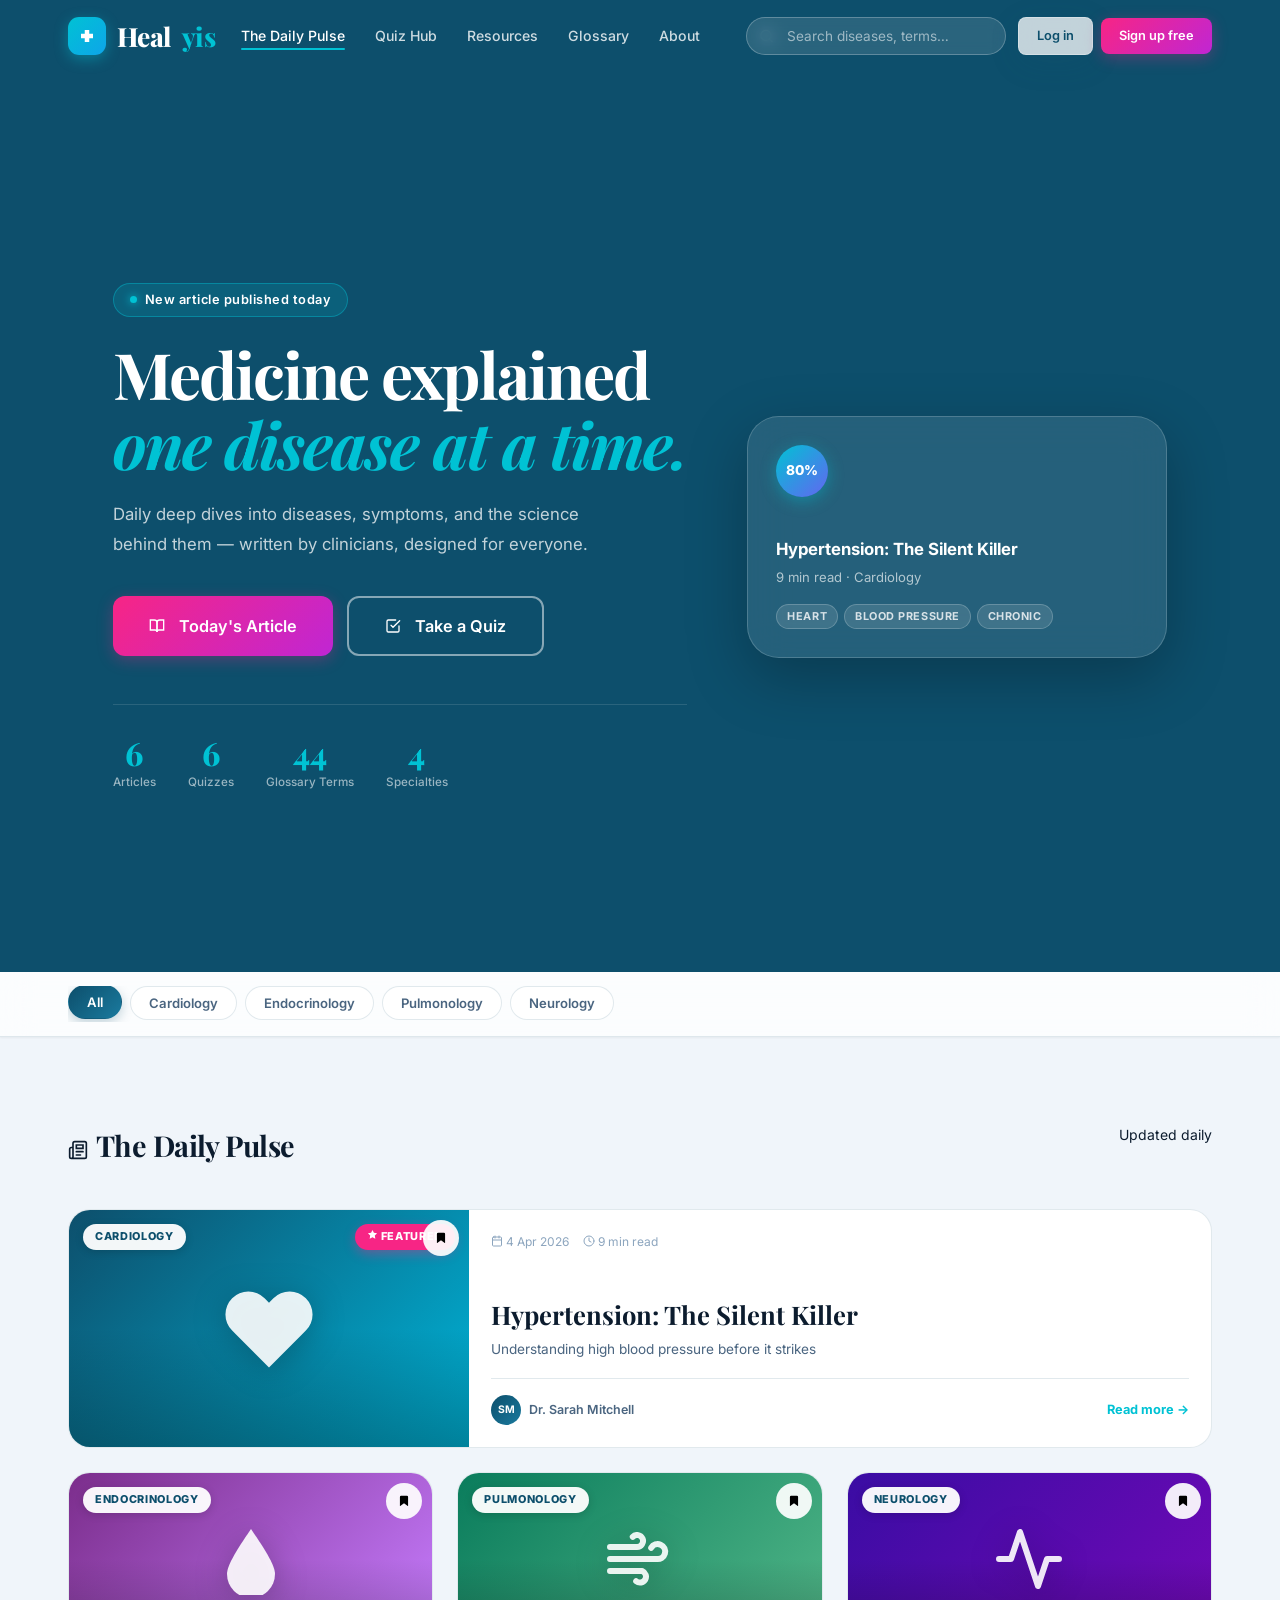
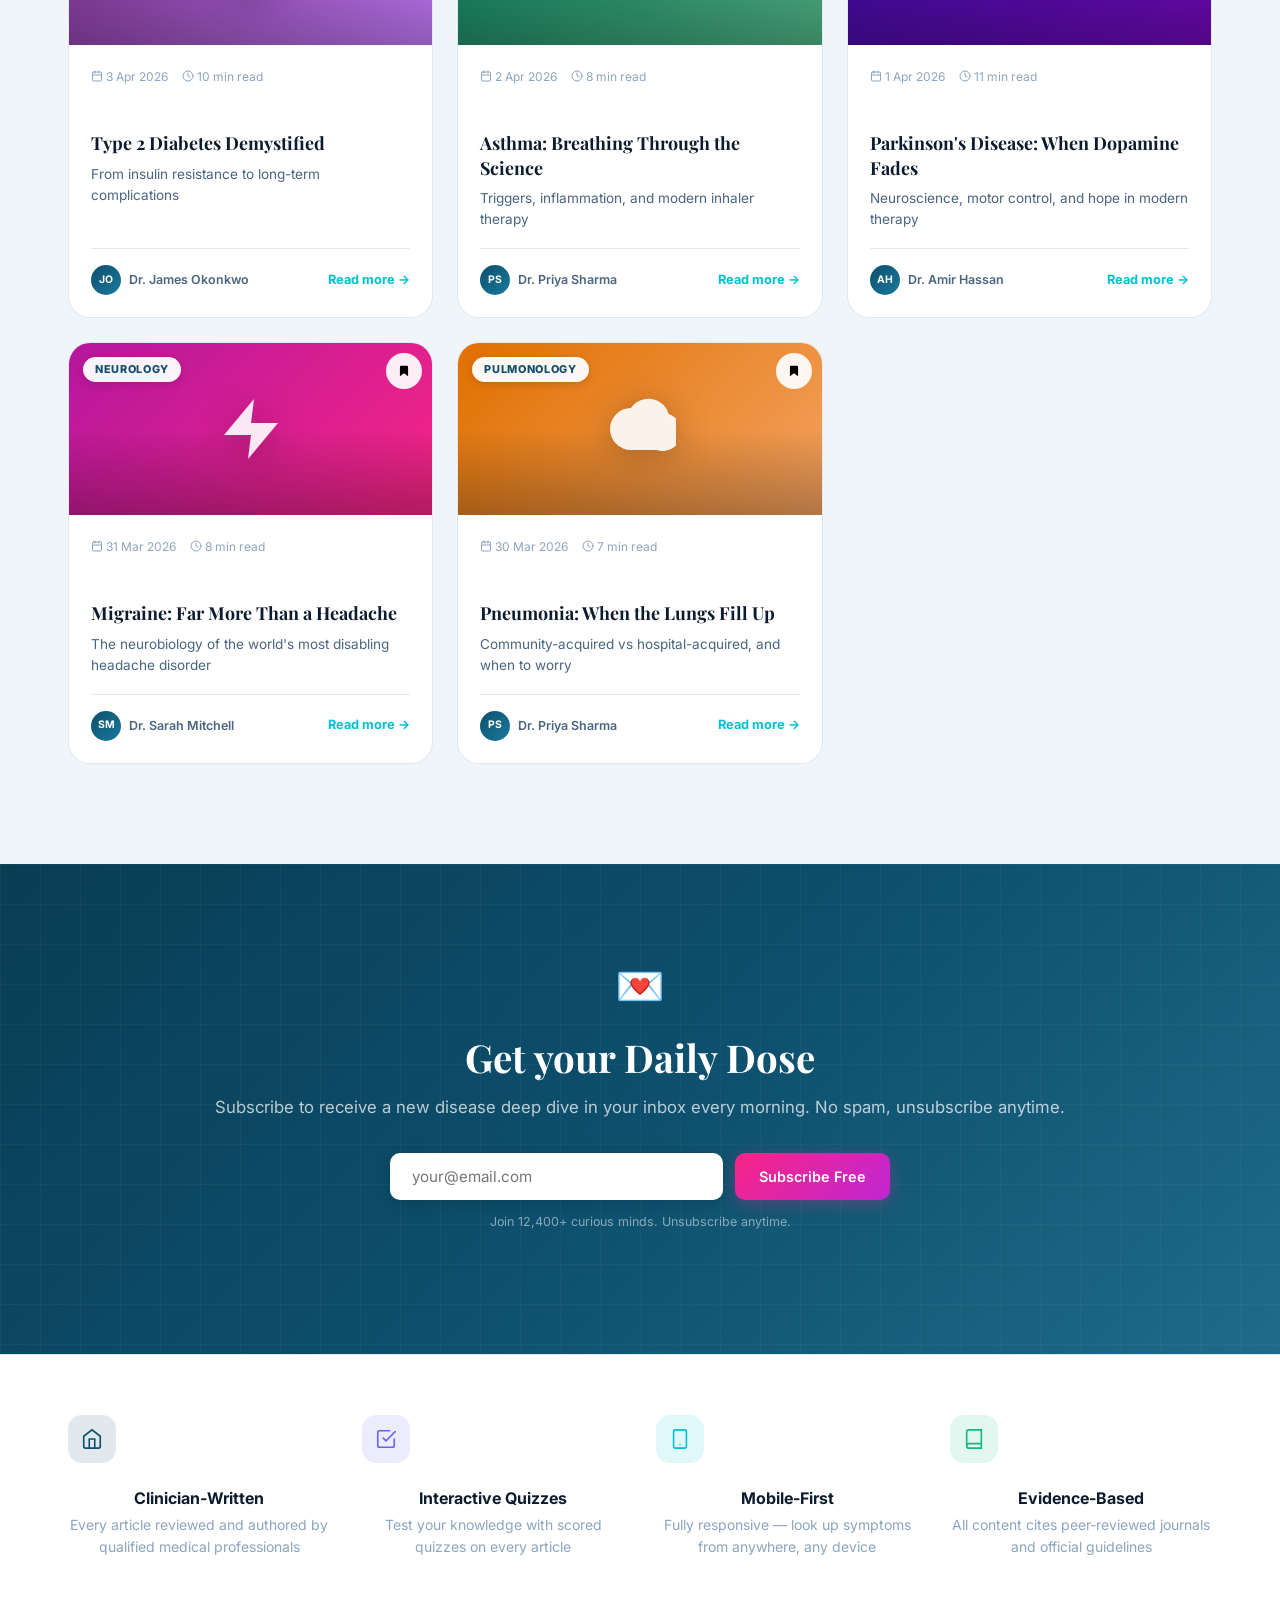
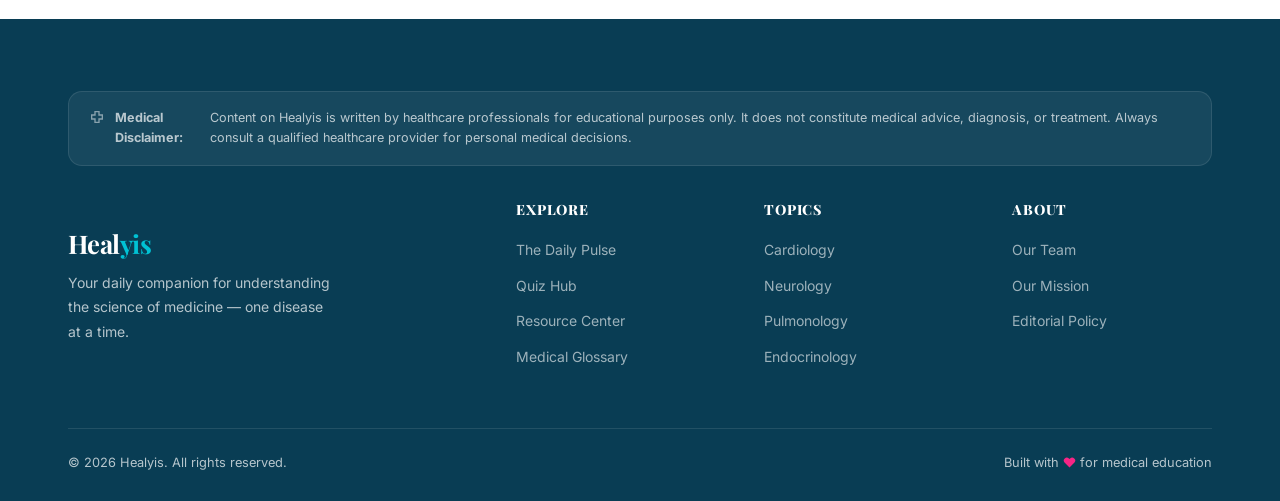
<file: index.html>
<!DOCTYPE html>
<html lang="en">
<head>
  <meta charset="UTF-8" />
  <meta name="viewport" content="width=device-width, initial-scale=1.0" />
  <title>Healyis — Your Daily Medical Deep Dive</title>
  <meta name="description" content="Daily deep dives into diseases, symptoms, and science — written by clinicians, designed for everyone." />
  <link rel="stylesheet" href="css/style.css" />
  <link rel="icon" type="image/svg+xml" href="data:image/svg+xml,%3Csvg xmlns='http://www.w3.org/2000/svg' viewBox='0 0 32 32'%3E%3Crect width='32' height='32' rx='8' fill='%230d4f6c'/%3E%3Cpath d='M13 8h6v5h5v6h-5v5h-6v-5H8v-6h5z' fill='%2300c2d4'/%3E%3C/svg%3E" />
  <link rel="preconnect" href="https://fonts.googleapis.com" crossorigin />
  <link rel="dns-prefetch" href="https://fonts.gstatic.com" />
  <script>if("serviceWorker"in navigator){window.addEventListener("load",()=>{navigator.serviceWorker.register("/sw.js").catch(()=>{})})}</script>
</head>
<body data-page="home">

  <!-- ── Navigation ── -->
  <nav class="navbar">
    <div class="container nav-inner">
      <a class="nav-logo" href="index.html">
        <div class="logo-mark"><svg viewBox="0 0 24 24" fill="none"><path d="M9 4h6v5h5v6h-5v5H9v-5H4V9h5z" fill="currentColor"/></svg></div>
        Heal<span>yis</span>
      </a>

      <ul class="nav-links">
        <li><a href="index.html" class="active">The Daily Pulse</a></li>
        <li><a href="quiz-hub.html">Quiz Hub</a></li>
        <li><a href="resource-center.html">Resources</a></li>
        <li><a href="glossary.html">Glossary</a></li>
        <li><a href="about.html">About</a></li>
      </ul>

      <div class="nav-spacer"></div>

      <div class="nav-search-wrap">
        <span class="search-icon"><svg viewBox="0 0 24 24" fill="none" stroke="currentColor" stroke-width="2" stroke-linecap="round"><circle cx="11" cy="11" r="8"/><path d="m21 21-4.35-4.35"/></svg></span>
        <input type="search" id="navSearch" class="nav-search" placeholder="Search diseases, terms…" autocomplete="off" />
        <div id="searchDropdown" class="search-results-dropdown hidden"></div>
      </div>

      <div id="navAuth" class="nav-auth"></div>
      <button class="nav-menu-btn" id="mobileMenuBtn" aria-label="Menu"><svg viewBox="0 0 24 24" fill="none" stroke="currentColor" stroke-width="2" stroke-linecap="round"><line x1="3" y1="6" x2="21" y2="6"/><line x1="3" y1="12" x2="21" y2="12"/><line x1="3" y1="18" x2="21" y2="18"/></svg></button>
    </div>
  </nav>

  <!-- ── Mobile Nav ── -->
  <div class="mobile-nav" id="mobileNav">
    <div class="mobile-nav-header">
      <a href="index.html" class="mobile-nav-logo">
        <div class="logo-mark" style="width:28px;height:28px;border-radius:8px"><svg viewBox="0 0 24 24" fill="none"><path d="M9 4h6v5h5v6h-5v5H9v-5H4V9h5z" fill="currentColor"/></svg></div>
        Healyis
      </a>
      <button id="mobileNavClose" class="mobile-nav-close" aria-label="Close"><svg viewBox="0 0 24 24" fill="none" stroke="currentColor" stroke-width="2" stroke-linecap="round"><line x1="18" y1="6" x2="6" y2="18"/><line x1="6" y1="6" x2="18" y2="18"/></svg></button>
    </div>
    <ul class="mobile-nav-links">
      <li><a href="index.html" class="active">The Daily Pulse</a></li>
      <li><a href="quiz-hub.html">Quiz Hub</a></li>
      <li><a href="resource-center.html">Resources</a></li>
      <li><a href="glossary.html">Glossary</a></li>
      <li><a href="about.html">About</a></li>
    </ul>
    <div class="mobile-nav-search">
      <svg viewBox="0 0 24 24" fill="none" stroke="currentColor" stroke-width="2" stroke-linecap="round"><circle cx="11" cy="11" r="8"/><path d="m21 21-4.35-4.35"/></svg>
      <input type="search" placeholder="Search diseases, terms…" oninput="document.getElementById('navSearch').value=this.value" />
    </div>
  </div>

  <!-- ── Hero ── -->
  <section class="home-hero">
    <div class="container">
      <div class="home-hero-inner">
        <div class="home-hero-content">
          <div class="hero-badge">
            <span class="badge-dot"></span>
            New article published today
          </div>
          <h1>Medicine explained<br><em>one disease at a time.</em></h1>
          <p>Daily deep dives into diseases, symptoms, and the science behind them — written by clinicians, designed for everyone.</p>
          <div class="hero-actions">
            <a href="#daily-pulse" class="btn btn-accent btn-lg"><svg viewBox="0 0 24 24" width="16" height="16" fill="none" stroke="currentColor" stroke-width="2" stroke-linecap="round" style="vertical-align:-2px;margin-right:6px"><path d="M2 3h6a4 4 0 014 4v14a3 3 0 00-3-3H2z"/><path d="M22 3h-6a4 4 0 00-4 4v14a3 3 0 013-3h7z"/></svg>Today's Article</a>
            <a href="quiz-hub.html" class="btn btn-outline btn-lg" style="border-color:rgba(255,255,255,.5);color:#fff"><svg viewBox="0 0 24 24" width="16" height="16" fill="none" stroke="currentColor" stroke-width="2" stroke-linecap="round" style="vertical-align:-2px;margin-right:6px"><path d="M9 11l3 3L22 4"/><path d="M21 12v7a2 2 0 01-2 2H5a2 2 0 01-2-2V5a2 2 0 012-2h11"/></svg>Take a Quiz</a>
          </div>
          <div class="hero-stats">
            <div class="stat-item"><span class="stat-num">6</span><span class="stat-lbl">Articles</span></div>
            <div class="stat-item"><span class="stat-num">6</span><span class="stat-lbl">Quizzes</span></div>
            <div class="stat-item"><span class="stat-num">44</span><span class="stat-lbl">Glossary Terms</span></div>
            <div class="stat-item"><span class="stat-num">4</span><span class="stat-lbl">Specialties</span></div>
          </div>
        </div>

        <div class="home-hero-visual">
          <div class="hero-card-preview">
            <div class="progress-ring">80%</div>
            <h3>Hypertension: The Silent Killer</h3>
            <p>9 min read · Cardiology</p>
            <div class="mini-tags">
              <span class="mini-tag">heart</span>
              <span class="mini-tag">blood pressure</span>
              <span class="mini-tag">chronic</span>
            </div>
          </div>
        </div>
      </div>
    </div>
  </section>

  <!-- ── Filter Bar ── -->
  <div class="filter-bar" id="filterBarWrapper">
    <div class="container">
      <div class="filter-inner" id="filterBar">
        <!-- Populated by JS -->
      </div>
    </div>
  </div>

  <!-- ── Posts Grid ── -->
  <section class="posts-section" id="daily-pulse">
    <div class="container">
      <div class="section-header">
        <h2 class="section-title"><svg viewBox="0 0 24 24" width="20" height="20" fill="none" stroke="currentColor" stroke-width="2" stroke-linecap="round" style="vertical-align:-3px;margin-right:8px"><path d="M4 22h16a2 2 0 002-2V4a2 2 0 00-2-2H8a2 2 0 00-2 2v16a2 2 0 01-2 2zm0 0a2 2 0 01-2-2v-9c0-1.1.9-2 2-2h2"/><path d="M18 14h-8"/><path d="M15 18h-5"/><path d="M10 6h8v4h-8z"/></svg>The Daily Pulse</h2>
        <span class="text-muted" style="font-size:.875rem">Updated daily</span>
      </div>
      <div class="posts-grid" id="postsGrid">
        <!-- Populated by JS -->
      </div>
    </div>
  </section>

  <!-- ── Newsletter ── -->
  <section class="newsletter-section">
    <div class="container">
      <span style="font-size:2.5rem">💌</span>
      <h2 style="margin-top:16px">Get your Daily Dose</h2>
      <p>Subscribe to receive a new disease deep dive in your inbox every morning. No spam, unsubscribe anytime.</p>
      <form id="newsletterForm" class="newsletter-form">
        <input type="email" class="newsletter-input" placeholder="your@email.com" required />
        <button type="submit" class="btn btn-accent">Subscribe Free</button>
      </form>
      <p style="color:rgba(255,255,255,.5);font-size:.78rem;margin-top:12px">Join 12,400+ curious minds. Unsubscribe anytime.</p>
    </div>
  </section>

  <!-- ── Features Strip ── -->
  <section style="background:var(--surface);padding:60px 0;border-top:1px solid var(--border)">
    <div class="container">
      <div class="features-strip-grid">
        <div class="fade-up">
          <div class="feature-icon-wrap" style="--c:#0d4f6c"><svg viewBox="0 0 24 24" fill="none" stroke="currentColor" stroke-width="1.75" stroke-linecap="round"><path d="M3 9l9-7 9 7v11a2 2 0 01-2 2H5a2 2 0 01-2-2z"/><polyline points="9 22 9 12 15 12 15 22"/></svg></div>
          <h3 style="font-size:1rem;margin-bottom:6px">Clinician-Written</h3>
          <p style="font-size:.875rem;color:var(--text-muted);margin:0">Every article reviewed and authored by qualified medical professionals</p>
        </div>
        <div class="fade-up">
          <div class="feature-icon-wrap" style="--c:#6366f1"><svg viewBox="0 0 24 24" fill="none" stroke="currentColor" stroke-width="1.75" stroke-linecap="round"><path d="M9 11l3 3L22 4"/><path d="M21 12v7a2 2 0 01-2 2H5a2 2 0 01-2-2V5a2 2 0 012-2h11"/></svg></div>
          <h3 style="font-size:1rem;margin-bottom:6px">Interactive Quizzes</h3>
          <p style="font-size:.875rem;color:var(--text-muted);margin:0">Test your knowledge with scored quizzes on every article</p>
        </div>
        <div class="fade-up">
          <div class="feature-icon-wrap" style="--c:#00c2d4"><svg viewBox="0 0 24 24" fill="none" stroke="currentColor" stroke-width="1.75" stroke-linecap="round"><rect x="5" y="2" width="14" height="20" rx="2" ry="2"/><line x1="12" y1="18" x2="12.01" y2="18"/></svg></div>
          <h3 style="font-size:1rem;margin-bottom:6px">Mobile-First</h3>
          <p style="font-size:.875rem;color:var(--text-muted);margin:0">Fully responsive — look up symptoms from anywhere, any device</p>
        </div>
        <div class="fade-up">
          <div class="feature-icon-wrap" style="--c:#10b981"><svg viewBox="0 0 24 24" fill="none" stroke="currentColor" stroke-width="1.75" stroke-linecap="round"><path d="M4 19.5A2.5 2.5 0 016.5 17H20"/><path d="M6.5 2H20v20H6.5A2.5 2.5 0 014 19.5v-15A2.5 2.5 0 016.5 2z"/></svg></div>
          <h3 style="font-size:1rem;margin-bottom:6px">Evidence-Based</h3>
          <p style="font-size:.875rem;color:var(--text-muted);margin:0">All content cites peer-reviewed journals and official guidelines</p>
        </div>
      </div>
    </div>
  </section>

  <!-- ── Footer ── -->
  <footer class="footer">
    <div class="container">
      <div class="footer-disclaimer">
        <svg viewBox="0 0 24 24" width="16" height="16" fill="none" stroke="currentColor" stroke-width="2" stroke-linecap="round" style="flex-shrink:0;margin-top:1px"><path d="M9 4h6v5h5v6h-5v5H9v-5H4V9h5z"/></svg> <strong>Medical Disclaimer:</strong> Content on Healyis is written by healthcare professionals for educational purposes only. It does not constitute medical advice, diagnosis, or treatment. Always consult a qualified healthcare provider for personal medical decisions.
      </div>
      <div class="footer-grid">
        <div class="footer-brand">
          <h3>Heal<span>yis</span></h3>
          <p>Your daily companion for understanding the science of medicine — one disease at a time.</p>
        </div>
        <div class="footer-col">
          <h4>Explore</h4>
          <ul class="footer-links">
            <li><a href="index.html">The Daily Pulse</a></li>
            <li><a href="quiz-hub.html">Quiz Hub</a></li>
            <li><a href="resource-center.html">Resource Center</a></li>
            <li><a href="glossary.html">Medical Glossary</a></li>
          </ul>
        </div>
        <div class="footer-col">
          <h4>Topics</h4>
          <ul class="footer-links">
            <li><a href="index.html">Cardiology</a></li>
            <li><a href="index.html">Neurology</a></li>
            <li><a href="index.html">Pulmonology</a></li>
            <li><a href="index.html">Endocrinology</a></li>
          </ul>
        </div>
        <div class="footer-col">
          <h4>About</h4>
          <ul class="footer-links">
            <li><a href="about.html">Our Team</a></li>
            <li><a href="about.html">Our Mission</a></li>
            <li><a href="about.html">Editorial Policy</a></li>
          </ul>
        </div>
      </div>
      <div class="footer-bottom">
        <span>© 2026 Healyis. All rights reserved.</span>
        <span>Built with <svg viewBox="0 0 24 24" width="13" height="13" fill="#f72585" style="vertical-align:-2px"><path d="M20.84 4.61a5.5 5.5 0 00-7.78 0L12 5.67l-1.06-1.06a5.5 5.5 0 00-7.78 7.78l1.06 1.06L12 21.23l7.78-7.78 1.06-1.06a5.5 5.5 0 000-7.78z"/></svg> for medical education</span>
      </div>
    </div>
  </footer>

  <div class="toast-container"></div>

  <script src="js/data.js"></script>
  <script src="js/auth.js"></script>
  <script src="js/quiz-engine.js"></script>
  <script src="js/app.js"></script>
</body>
</html>
</file>
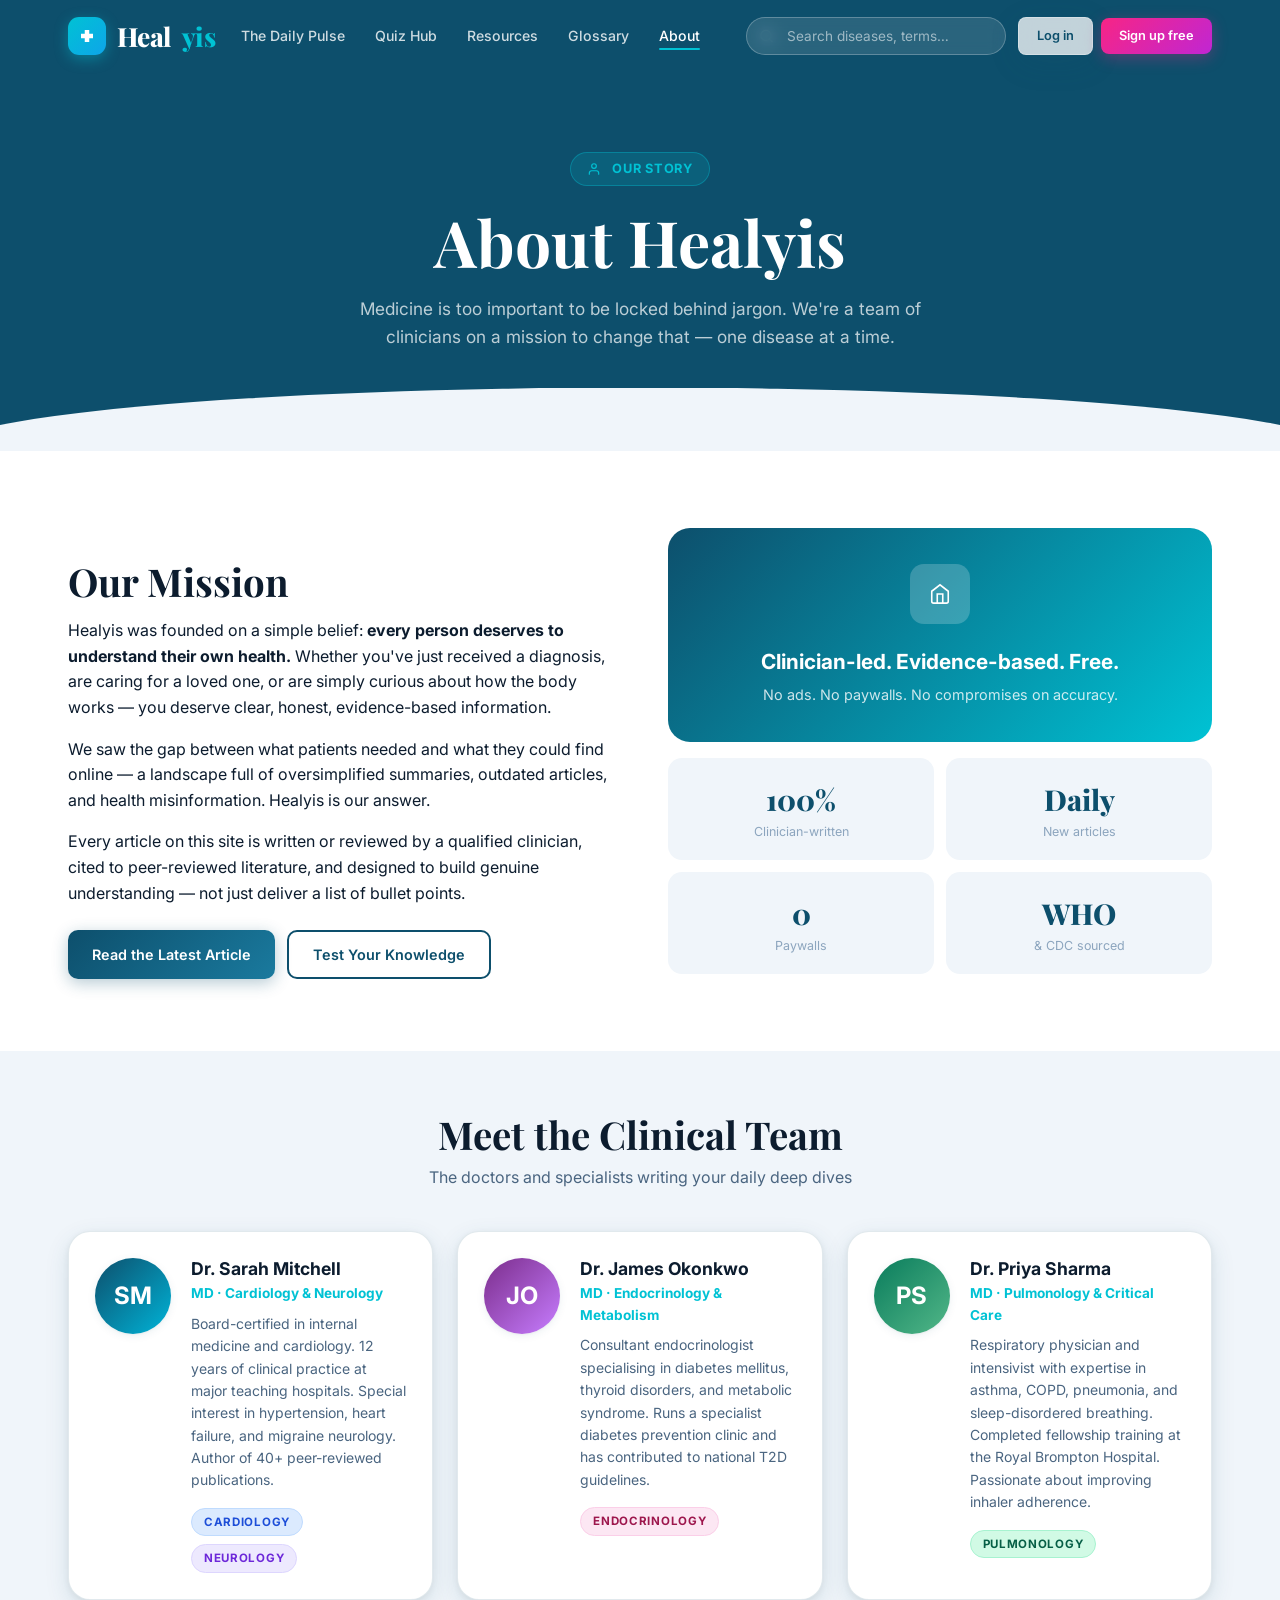
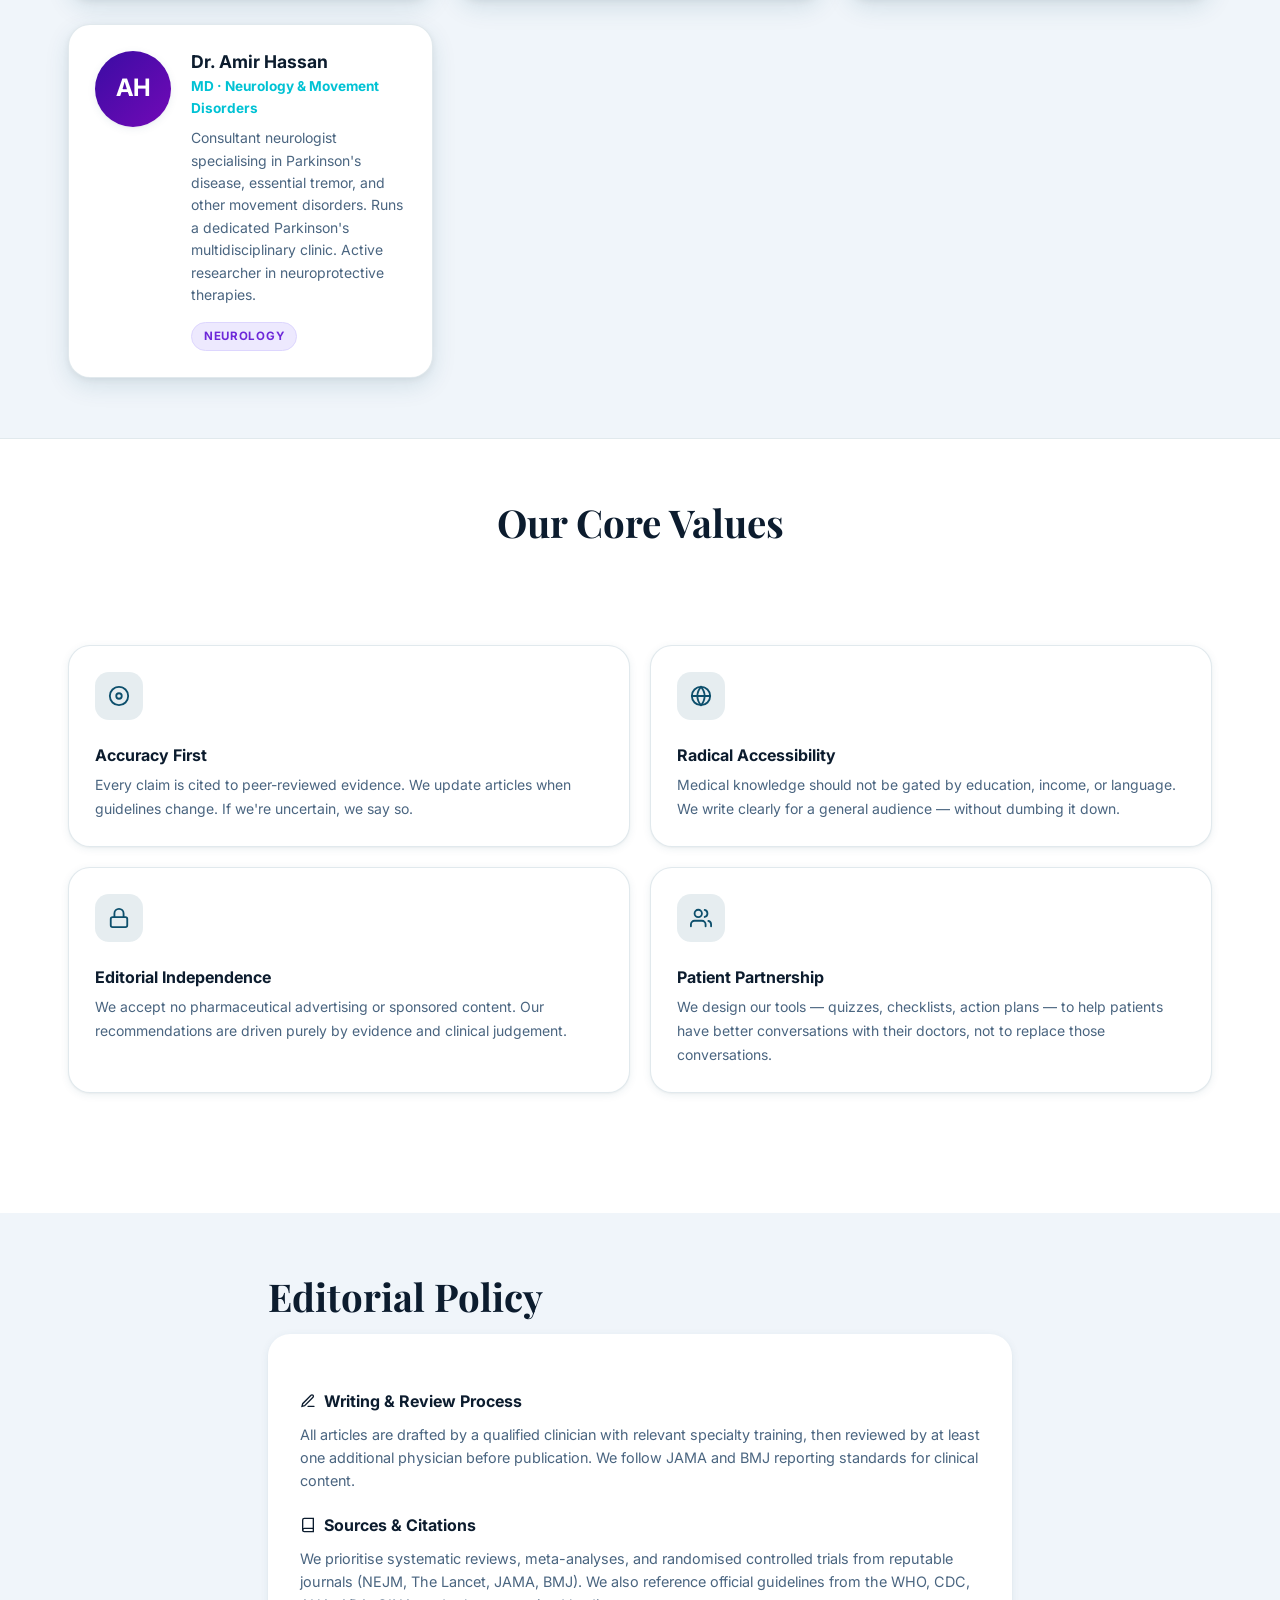
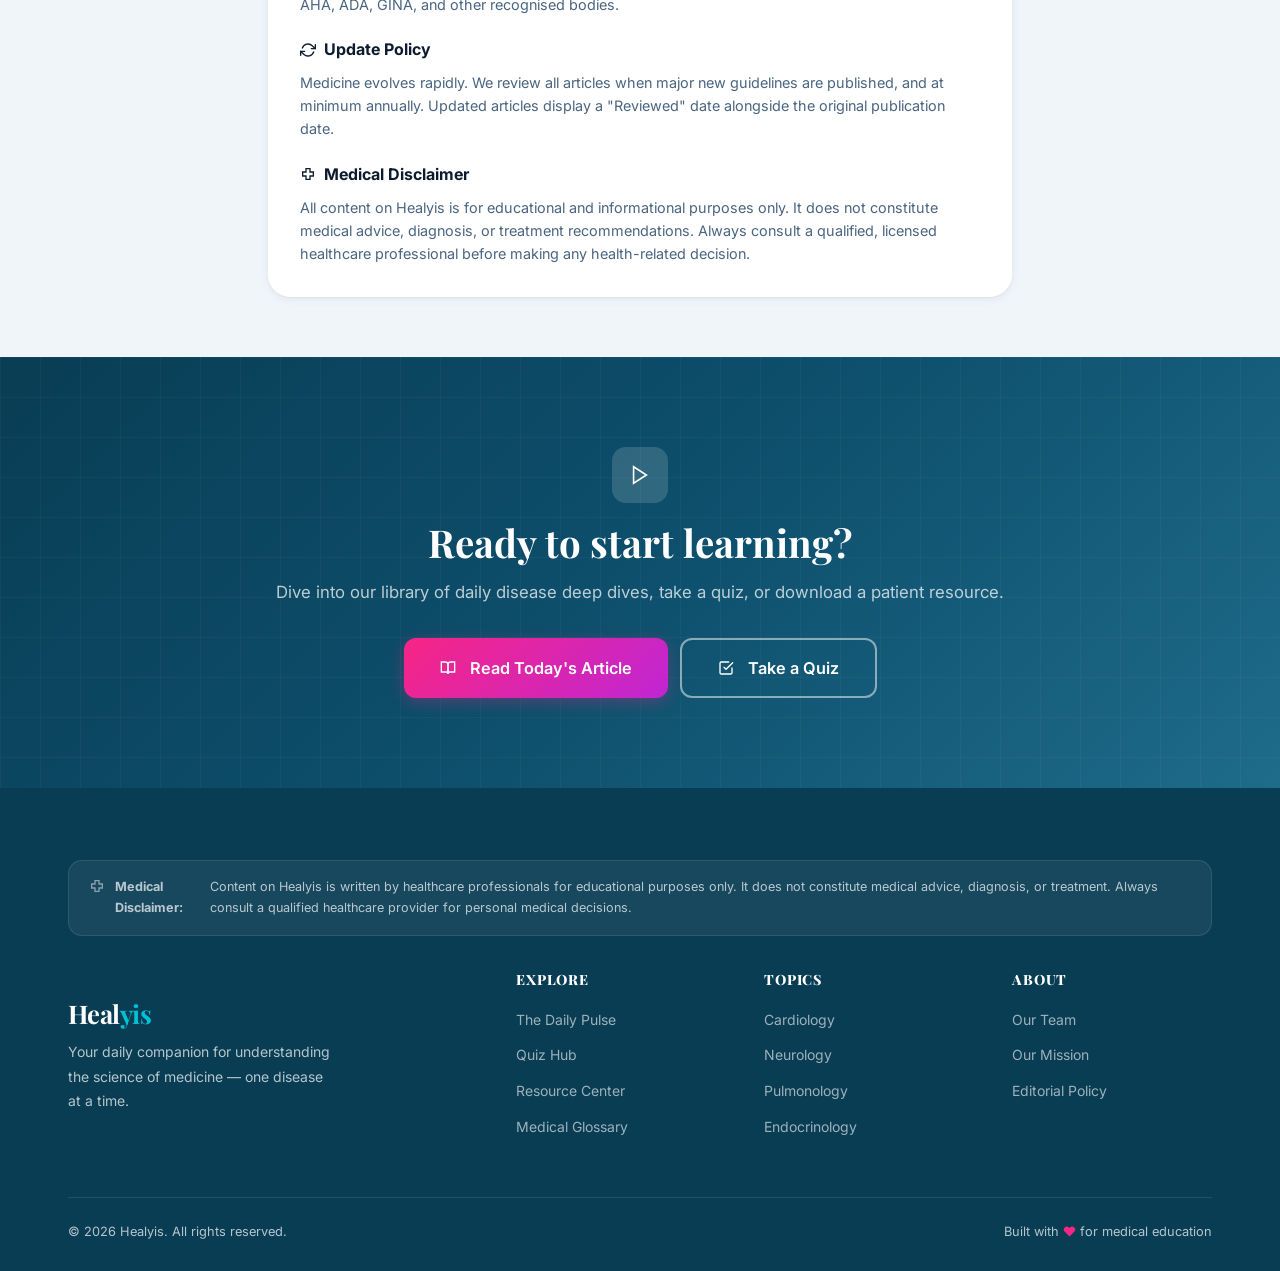
<file: about.html>
<!DOCTYPE html>
<html lang="en">
<head>
  <meta charset="UTF-8" />
  <meta name="viewport" content="width=device-width, initial-scale=1.0" />
  <title>About | Healyis</title>
  <meta name="description" content="Meet the clinical team behind Healyis and learn about our mission to make medicine accessible to everyone." />
  <link rel="stylesheet" href="css/style.css" />
  <link rel="icon" type="image/svg+xml" href="data:image/svg+xml,%3Csvg xmlns='http://www.w3.org/2000/svg' viewBox='0 0 32 32'%3E%3Crect width='32' height='32' rx='8' fill='%230d4f6c'/%3E%3Cpath d='M13 8h6v5h5v6h-5v5h-6v-5H8v-6h5z' fill='%2300c2d4'/%3E%3C/svg%3E" />
  <link rel="preconnect" href="https://fonts.googleapis.com" crossorigin />
  <link rel="dns-prefetch" href="https://fonts.gstatic.com" />
  <script>if("serviceWorker"in navigator){window.addEventListener("load",()=>{navigator.serviceWorker.register("/sw.js").catch(()=>{})})}</script>
</head>
<body data-page="about">

  <!-- ── Navigation ── -->
  <nav class="navbar">
    <div class="container nav-inner">
      <a class="nav-logo" href="index.html">
        <div class="logo-mark"><svg viewBox="0 0 24 24" fill="none"><path d="M9 4h6v5h5v6h-5v5H9v-5H4V9h5z" fill="currentColor"/></svg></div>
        Heal<span>yis</span>
      </a>
      <ul class="nav-links">
        <li><a href="index.html">The Daily Pulse</a></li>
        <li><a href="quiz-hub.html">Quiz Hub</a></li>
        <li><a href="resource-center.html">Resources</a></li>
        <li><a href="glossary.html">Glossary</a></li>
        <li><a href="about.html" class="active">About</a></li>
      </ul>
      <div class="nav-spacer"></div>
      <div class="nav-search-wrap">
        <span class="search-icon"><svg viewBox="0 0 24 24" fill="none" stroke="currentColor" stroke-width="2" stroke-linecap="round"><circle cx="11" cy="11" r="8"/><path d="m21 21-4.35-4.35"/></svg></span>
        <input type="search" id="navSearch" class="nav-search" placeholder="Search diseases, terms…" autocomplete="off" />
        <div id="searchDropdown" class="search-results-dropdown hidden"></div>
      </div>
      <div id="navAuth" class="nav-auth"></div>
      <button class="nav-menu-btn" id="mobileMenuBtn" aria-label="Menu"><svg viewBox="0 0 24 24" fill="none" stroke="currentColor" stroke-width="2" stroke-linecap="round"><line x1="3" y1="6" x2="21" y2="6"/><line x1="3" y1="12" x2="21" y2="12"/><line x1="3" y1="18" x2="21" y2="18"/></svg></button>
    </div>
  </nav>

  <!-- ── Mobile Nav ── -->
  <div class="mobile-nav" id="mobileNav">
    <div class="mobile-nav-header">
      <a href="index.html" class="mobile-nav-logo">
        <div class="logo-mark" style="width:28px;height:28px;border-radius:8px"><svg viewBox="0 0 24 24" fill="none"><path d="M9 4h6v5h5v6h-5v5H9v-5H4V9h5z" fill="currentColor"/></svg></div>
        Healyis
      </a>
      <button id="mobileNavClose" class="mobile-nav-close" aria-label="Close"><svg viewBox="0 0 24 24" fill="none" stroke="currentColor" stroke-width="2" stroke-linecap="round"><line x1="18" y1="6" x2="6" y2="18"/><line x1="6" y1="6" x2="18" y2="18"/></svg></button>
    </div>
    <ul class="mobile-nav-links">
      <li><a href="index.html">The Daily Pulse</a></li>
      <li><a href="quiz-hub.html">Quiz Hub</a></li>
      <li><a href="resource-center.html">Resources</a></li>
      <li><a href="glossary.html">Glossary</a></li>
      <li><a href="about.html" class="active">About</a></li>
    </ul>
    <div class="mobile-nav-search">
      <svg viewBox="0 0 24 24" fill="none" stroke="currentColor" stroke-width="2" stroke-linecap="round"><circle cx="11" cy="11" r="8"/><path d="m21 21-4.35-4.35"/></svg>
      <input type="search" placeholder="Search diseases, terms…" oninput="document.getElementById('navSearch').value=this.value" />
    </div>
  </div>

  <!-- ── Hero ── -->
  <section class="page-hero">
    <div class="container page-hero-inner">
      <div class="page-hero-badge"><svg viewBox="0 0 24 24" width="14" height="14" fill="none" stroke="currentColor" stroke-width="2" stroke-linecap="round" style="vertical-align:-2px;margin-right:5px"><path d="M20 21v-2a4 4 0 00-4-4H8a4 4 0 00-4 4v2"/><circle cx="12" cy="7" r="4"/></svg>Our Story</div>
      <h1>About Healyis</h1>
      <p>Medicine is too important to be locked behind jargon. We're a team of clinicians on a mission to change that — one disease at a time.</p>
    </div>
  </section>

  <!-- ── Mission Section ── -->
  <section style="background:var(--surface);padding:0">
    <div class="container">
      <div class="about-grid">
        <div class="about-text fade-up">
          <h2>Our Mission</h2>
          <p>Healyis was founded on a simple belief: <strong>every person deserves to understand their own health.</strong> Whether you've just received a diagnosis, are caring for a loved one, or are simply curious about how the body works — you deserve clear, honest, evidence-based information.</p>
          <p>We saw the gap between what patients needed and what they could find online — a landscape full of oversimplified summaries, outdated articles, and health misinformation. Healyis is our answer.</p>
          <p>Every article on this site is written or reviewed by a qualified clinician, cited to peer-reviewed literature, and designed to build genuine understanding — not just deliver a list of bullet points.</p>
          <div style="display:flex;gap:12px;flex-wrap:wrap;margin-top:24px">
            <a href="index.html" class="btn btn-primary">Read the Latest Article</a>
            <a href="quiz-hub.html" class="btn btn-outline">Test Your Knowledge</a>
          </div>
        </div>
        <div class="about-visual fade-up">
          <div style="background:linear-gradient(135deg,var(--primary),var(--accent));border-radius:var(--radius-lg);padding:36px;color:#fff;text-align:center;margin-bottom:16px">
            <div style="margin-bottom:16px;display:flex;justify-content:center"><div class="feature-icon-wrap" style="--c:#fff;width:60px;height:60px;background:rgba(255,255,255,.2)"><svg viewBox="0 0 24 24" fill="none" stroke="currentColor" stroke-width="1.75" stroke-linecap="round"><path d="M3 9l9-7 9 7v11a2 2 0 01-2 2H5a2 2 0 01-2-2z"/><polyline points="9 22 9 12 15 12 15 22"/></svg></div></div>
            <h3 style="color:#fff;font-size:1.3rem;margin-bottom:8px">Clinician-led. Evidence-based. Free.</h3>
            <p style="color:rgba(255,255,255,.8);font-size:.9rem;margin:0">No ads. No paywalls. No compromises on accuracy.</p>
          </div>
          <div class="stats-mini-grid">
            <div style="background:var(--bg);border-radius:var(--radius);padding:18px;text-align:center">
              <div style="font-size:1.8rem;font-weight:800;color:var(--primary);font-family:'Playfair Display',serif">100%</div>
              <div style="font-size:.78rem;color:var(--text-muted)">Clinician-written</div>
            </div>
            <div style="background:var(--bg);border-radius:var(--radius);padding:18px;text-align:center">
              <div style="font-size:1.8rem;font-weight:800;color:var(--primary);font-family:'Playfair Display',serif">Daily</div>
              <div style="font-size:.78rem;color:var(--text-muted)">New articles</div>
            </div>
            <div style="background:var(--bg);border-radius:var(--radius);padding:18px;text-align:center">
              <div style="font-size:1.8rem;font-weight:800;color:var(--primary);font-family:'Playfair Display',serif">0</div>
              <div style="font-size:.78rem;color:var(--text-muted)">Paywalls</div>
            </div>
            <div style="background:var(--bg);border-radius:var(--radius);padding:18px;text-align:center">
              <div style="font-size:1.8rem;font-weight:800;color:var(--primary);font-family:'Playfair Display',serif">WHO</div>
              <div style="font-size:.78rem;color:var(--text-muted)">& CDC sourced</div>
            </div>
          </div>
        </div>
      </div>
    </div>
  </section>

  <!-- ── Team Section ── -->
  <section style="background:var(--bg);padding:60px 0">
    <div class="container">
      <h2 style="text-align:center;margin-top:0;margin-bottom:8px">Meet the Clinical Team</h2>
      <p style="text-align:center;color:var(--text-light);margin-bottom:40px">The doctors and specialists writing your daily deep dives</p>
      <div class="team-grid">

        <div class="author-profile-card fade-up">
          <div class="author-avatar-lg" style="background:linear-gradient(135deg,#0d4f6c,#00b4d8)">SM</div>
          <div class="author-details">
            <h3>Dr. Sarah Mitchell</h3>
            <div class="cred">MD · Cardiology & Neurology</div>
            <p>Board-certified in internal medicine and cardiology. 12 years of clinical practice at major teaching hospitals. Special interest in hypertension, heart failure, and migraine neurology. Author of 40+ peer-reviewed publications.</p>
            <div style="display:flex;gap:8px;flex-wrap:wrap;margin-top:8px">
              <span class="tag cardiology">Cardiology</span>
              <span class="tag neurology">Neurology</span>
            </div>
          </div>
        </div>

        <div class="author-profile-card fade-up">
          <div class="author-avatar-lg" style="background:linear-gradient(135deg,#7b2d8b,#c77dff)">JO</div>
          <div class="author-details">
            <h3>Dr. James Okonkwo</h3>
            <div class="cred">MD · Endocrinology & Metabolism</div>
            <p>Consultant endocrinologist specialising in diabetes mellitus, thyroid disorders, and metabolic syndrome. Runs a specialist diabetes prevention clinic and has contributed to national T2D guidelines.</p>
            <div style="display:flex;gap:8px;flex-wrap:wrap;margin-top:8px">
              <span class="tag endocrinology">Endocrinology</span>
            </div>
          </div>
        </div>

        <div class="author-profile-card fade-up">
          <div class="author-avatar-lg" style="background:linear-gradient(135deg,#0a7c5c,#52b788)">PS</div>
          <div class="author-details">
            <h3>Dr. Priya Sharma</h3>
            <div class="cred">MD · Pulmonology & Critical Care</div>
            <p>Respiratory physician and intensivist with expertise in asthma, COPD, pneumonia, and sleep-disordered breathing. Completed fellowship training at the Royal Brompton Hospital. Passionate about improving inhaler adherence.</p>
            <div style="display:flex;gap:8px;flex-wrap:wrap;margin-top:8px">
              <span class="tag pulmonology">Pulmonology</span>
            </div>
          </div>
        </div>

        <div class="author-profile-card fade-up">
          <div class="author-avatar-lg" style="background:linear-gradient(135deg,#3a0ca3,#7209b7)">AH</div>
          <div class="author-details">
            <h3>Dr. Amir Hassan</h3>
            <div class="cred">MD · Neurology & Movement Disorders</div>
            <p>Consultant neurologist specialising in Parkinson's disease, essential tremor, and other movement disorders. Runs a dedicated Parkinson's multidisciplinary clinic. Active researcher in neuroprotective therapies.</p>
            <div style="display:flex;gap:8px;flex-wrap:wrap;margin-top:8px">
              <span class="tag neurology">Neurology</span>
            </div>
          </div>
        </div>

      </div>
    </div>
  </section>

  <!-- ── Values ── -->
  <section style="background:var(--surface);padding:60px 0;border-top:1px solid var(--border)">
    <div class="container">
      <h2 style="text-align:center;margin-top:0;margin-bottom:40px">Our Core Values</h2>
      <div class="values-grid">
        <div class="value-card fade-up">
          <div class="value-icon"><svg viewBox="0 0 24 24" fill="none" stroke="currentColor" stroke-width="2" stroke-linecap="round"><circle cx="12" cy="12" r="10"/><circle cx="12" cy="12" r="3"/></svg></div>
          <h3>Accuracy First</h3>
          <p>Every claim is cited to peer-reviewed evidence. We update articles when guidelines change. If we're uncertain, we say so.</p>
        </div>
        <div class="value-card fade-up">
          <div class="value-icon"><svg viewBox="0 0 24 24" fill="none" stroke="currentColor" stroke-width="2" stroke-linecap="round"><circle cx="12" cy="12" r="10"/><line x1="2" y1="12" x2="22" y2="12"/><path d="M12 2a15.3 15.3 0 014 10 15.3 15.3 0 01-4 10 15.3 15.3 0 01-4-10 15.3 15.3 0 014-10z"/></svg></div>
          <h3>Radical Accessibility</h3>
          <p>Medical knowledge should not be gated by education, income, or language. We write clearly for a general audience — without dumbing it down.</p>
        </div>
        <div class="value-card fade-up">
          <div class="value-icon"><svg viewBox="0 0 24 24" fill="none" stroke="currentColor" stroke-width="2" stroke-linecap="round"><rect x="3" y="11" width="18" height="11" rx="2" ry="2"/><path d="M7 11V7a5 5 0 0110 0v4"/></svg></div>
          <h3>Editorial Independence</h3>
          <p>We accept no pharmaceutical advertising or sponsored content. Our recommendations are driven purely by evidence and clinical judgement.</p>
        </div>
        <div class="value-card fade-up">
          <div class="value-icon"><svg viewBox="0 0 24 24" fill="none" stroke="currentColor" stroke-width="2" stroke-linecap="round"><path d="M17 21v-2a4 4 0 00-4-4H5a4 4 0 00-4 4v2"/><circle cx="9" cy="7" r="4"/><path d="M23 21v-2a4 4 0 00-3-3.87"/><path d="M16 3.13a4 4 0 010 7.75"/></svg></div>
          <h3>Patient Partnership</h3>
          <p>We design our tools — quizzes, checklists, action plans — to help patients have better conversations with their doctors, not to replace those conversations.</p>
        </div>
      </div>
    </div>
  </section>

  <!-- ── Editorial Policy ── -->
  <section style="background:var(--bg);padding:60px 0">
    <div class="container" style="max-width:800px">
      <h2 style="margin-top:0">Editorial Policy</h2>
      <div style="background:var(--surface);border-radius:var(--radius-lg);padding:32px;box-shadow:var(--shadow-sm)">
        <h3 style="font-size:1rem;margin-bottom:12px;display:flex;align-items:center;gap:8px"><svg viewBox="0 0 24 24" width="16" height="16" fill="none" stroke="currentColor" stroke-width="2" stroke-linecap="round"><path d="M12 20h9"/><path d="M16.5 3.5a2.121 2.121 0 013 3L7 19l-4 1 1-4L16.5 3.5z"/></svg>Writing & Review Process</h3>
        <p style="font-size:.9rem;color:var(--text-light)">All articles are drafted by a qualified clinician with relevant specialty training, then reviewed by at least one additional physician before publication. We follow JAMA and BMJ reporting standards for clinical content.</p>

        <h3 style="font-size:1rem;margin-top:24px;margin-bottom:12px;display:flex;align-items:center;gap:8px"><svg viewBox="0 0 24 24" width="16" height="16" fill="none" stroke="currentColor" stroke-width="2" stroke-linecap="round"><path d="M4 19.5A2.5 2.5 0 016.5 17H20"/><path d="M6.5 2H20v20H6.5A2.5 2.5 0 014 19.5v-15A2.5 2.5 0 016.5 2z"/></svg>Sources & Citations</h3>
        <p style="font-size:.9rem;color:var(--text-light)">We prioritise systematic reviews, meta-analyses, and randomised controlled trials from reputable journals (NEJM, The Lancet, JAMA, BMJ). We also reference official guidelines from the WHO, CDC, AHA, ADA, GINA, and other recognised bodies.</p>

        <h3 style="font-size:1rem;margin-top:24px;margin-bottom:12px;display:flex;align-items:center;gap:8px"><svg viewBox="0 0 24 24" width="16" height="16" fill="none" stroke="currentColor" stroke-width="2" stroke-linecap="round"><polyline points="23 4 23 10 17 10"/><polyline points="1 20 1 14 7 14"/><path d="M3.51 9a9 9 0 0114.85-3.36L23 10M1 14l4.64 4.36A9 9 0 0020.49 15"/></svg>Update Policy</h3>
        <p style="font-size:.9rem;color:var(--text-light)">Medicine evolves rapidly. We review all articles when major new guidelines are published, and at minimum annually. Updated articles display a "Reviewed" date alongside the original publication date.</p>

        <h3 style="font-size:1rem;margin-top:24px;margin-bottom:12px;display:flex;align-items:center;gap:8px"><svg viewBox="0 0 24 24" width="16" height="16" fill="none" stroke="currentColor" stroke-width="2" stroke-linecap="round"><path d="M9 4h6v5h5v6h-5v5H9v-5H4V9h5z"/></svg>Medical Disclaimer</h3>
        <p style="font-size:.9rem;color:var(--text-light);margin:0">All content on Healyis is for educational and informational purposes only. It does not constitute medical advice, diagnosis, or treatment recommendations. Always consult a qualified, licensed healthcare professional before making any health-related decision.</p>
      </div>
    </div>
  </section>

  <!-- ── CTA ── -->
  <section class="newsletter-section">
    <div class="container">
      <div style="margin-bottom:16px;display:flex;justify-content:center"><div class="feature-icon-wrap" style="--c:#fff;width:56px;height:56px;background:rgba(255,255,255,.15)"><svg viewBox="0 0 24 24" fill="none" stroke="currentColor" stroke-width="1.75" stroke-linecap="round"><path d="M5 3l14 9-14 9V3z"/></svg></div></div>
      <h2 style="margin-top:16px">Ready to start learning?</h2>
      <p>Dive into our library of daily disease deep dives, take a quiz, or download a patient resource.</p>
      <div class="cta-actions">
        <a href="index.html" class="btn btn-accent btn-lg"><svg viewBox="0 0 24 24" width="16" height="16" fill="none" stroke="currentColor" stroke-width="2" stroke-linecap="round" style="vertical-align:-2px;margin-right:6px"><path d="M2 3h6a4 4 0 014 4v14a3 3 0 00-3-3H2z"/><path d="M22 3h-6a4 4 0 00-4 4v14a3 3 0 013-3h7z"/></svg>Read Today's Article</a>
        <a href="quiz-hub.html" class="btn btn-outline btn-lg" style="border-color:rgba(255,255,255,.5);color:#fff"><svg viewBox="0 0 24 24" width="16" height="16" fill="none" stroke="currentColor" stroke-width="2" stroke-linecap="round" style="vertical-align:-2px;margin-right:6px"><path d="M9 11l3 3L22 4"/><path d="M21 12v7a2 2 0 01-2 2H5a2 2 0 01-2-2V5a2 2 0 012-2h11"/></svg>Take a Quiz</a>
      </div>
    </div>
  </section>

  <!-- ── Footer ── -->
  <footer class="footer">
    <div class="container">
      <div class="footer-disclaimer">
        <svg viewBox="0 0 24 24" width="16" height="16" fill="none" stroke="currentColor" stroke-width="2" stroke-linecap="round" style="flex-shrink:0;margin-top:1px"><path d="M9 4h6v5h5v6h-5v5H9v-5H4V9h5z"/></svg> <strong>Medical Disclaimer:</strong> Content on Healyis is written by healthcare professionals for educational purposes only. It does not constitute medical advice, diagnosis, or treatment. Always consult a qualified healthcare provider for personal medical decisions.
      </div>
      <div class="footer-grid">
        <div class="footer-brand">
          <h3>Heal<span>yis</span></h3>
          <p>Your daily companion for understanding the science of medicine — one disease at a time.</p>
        </div>
        <div class="footer-col">
          <h4>Explore</h4>
          <ul class="footer-links">
            <li><a href="index.html">The Daily Pulse</a></li>
            <li><a href="quiz-hub.html">Quiz Hub</a></li>
            <li><a href="resource-center.html">Resource Center</a></li>
            <li><a href="glossary.html">Medical Glossary</a></li>
          </ul>
        </div>
        <div class="footer-col">
          <h4>Topics</h4>
          <ul class="footer-links">
            <li><a href="index.html">Cardiology</a></li>
            <li><a href="index.html">Neurology</a></li>
            <li><a href="index.html">Pulmonology</a></li>
            <li><a href="index.html">Endocrinology</a></li>
          </ul>
        </div>
        <div class="footer-col">
          <h4>About</h4>
          <ul class="footer-links">
            <li><a href="about.html">Our Team</a></li>
            <li><a href="about.html">Our Mission</a></li>
            <li><a href="about.html">Editorial Policy</a></li>
          </ul>
        </div>
      </div>
      <div class="footer-bottom">
        <span>© 2026 Healyis. All rights reserved.</span>
        <span>Built with <svg viewBox="0 0 24 24" width="13" height="13" fill="#f72585" style="vertical-align:-2px"><path d="M20.84 4.61a5.5 5.5 0 00-7.78 0L12 5.67l-1.06-1.06a5.5 5.5 0 00-7.78 7.78l1.06 1.06L12 21.23l7.78-7.78 1.06-1.06a5.5 5.5 0 000-7.78z"/></svg> for medical education</span>
      </div>
    </div>
  </footer>

  <div class="toast-container"></div>

  <script src="js/data.js"></script>
  <script src="js/auth.js"></script>
  <script src="js/quiz-engine.js"></script>
  <script src="js/app.js"></script>
</body>
</html>
</file>
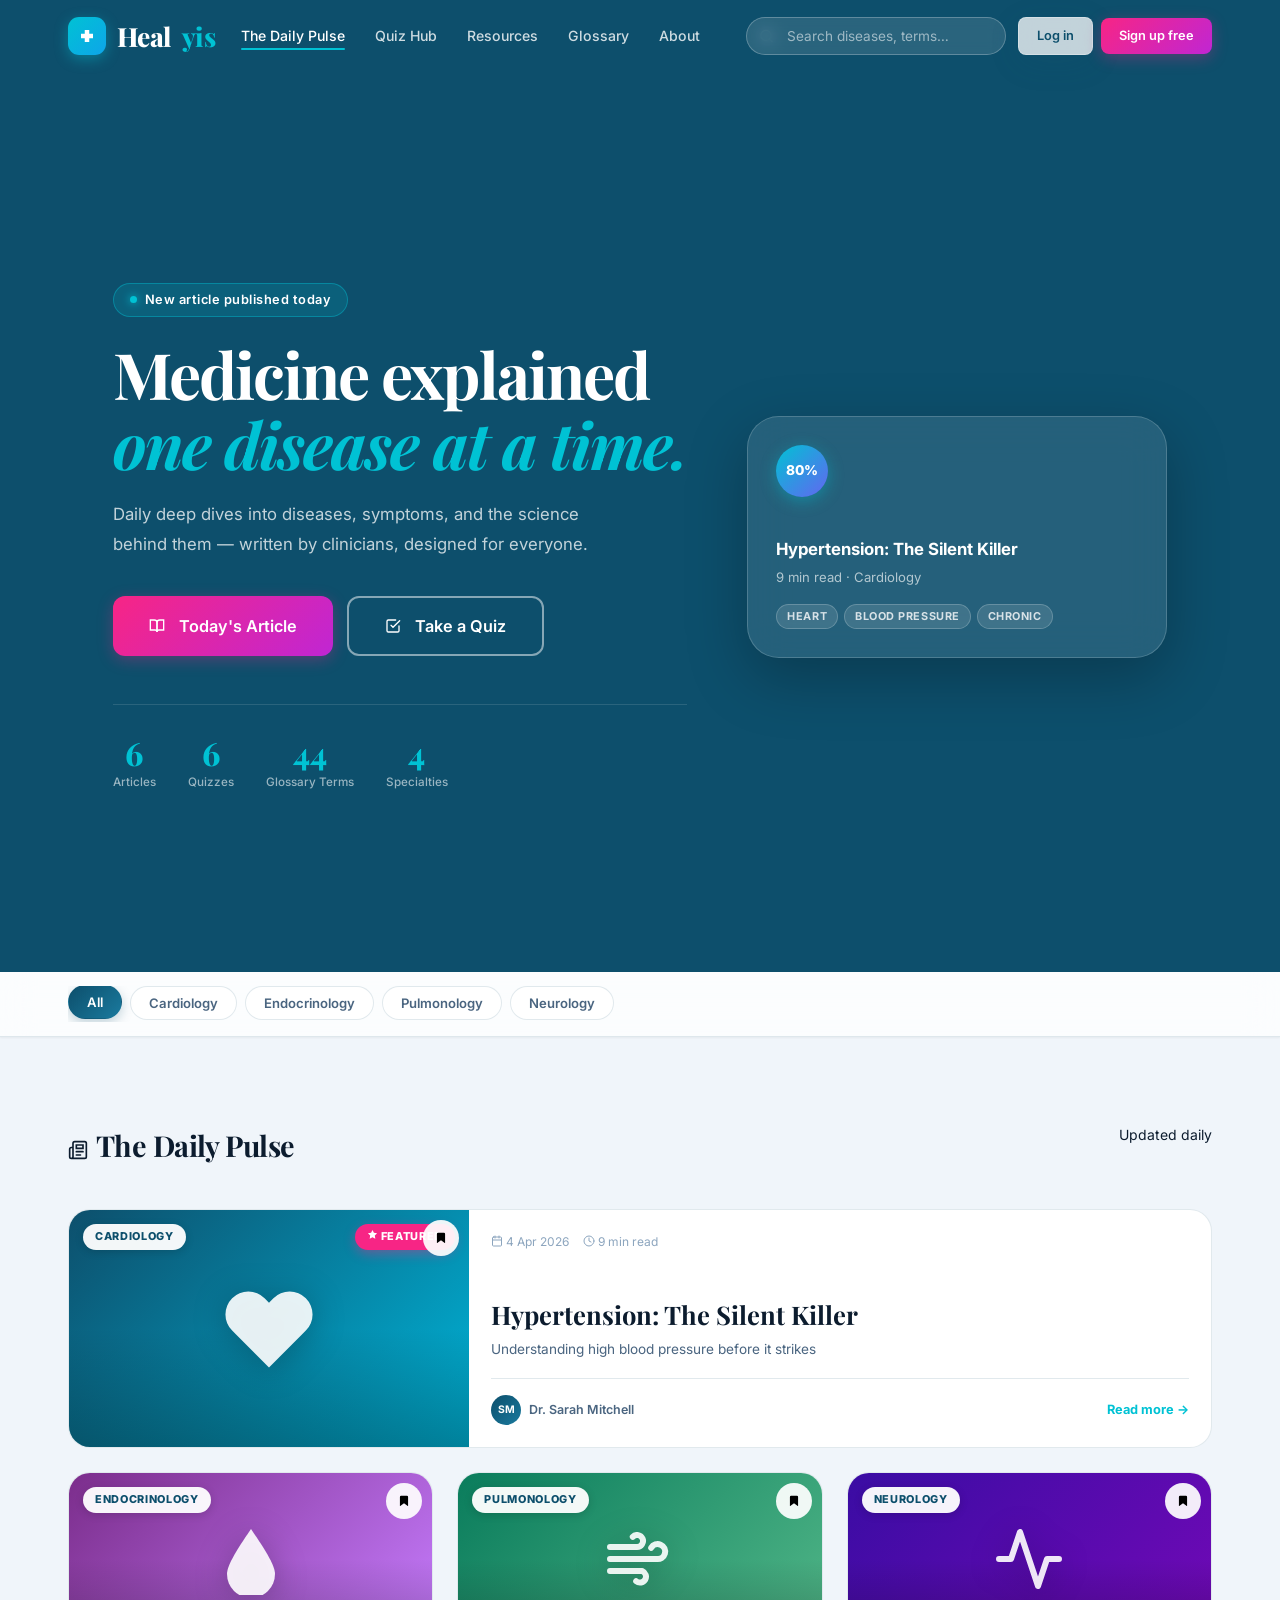
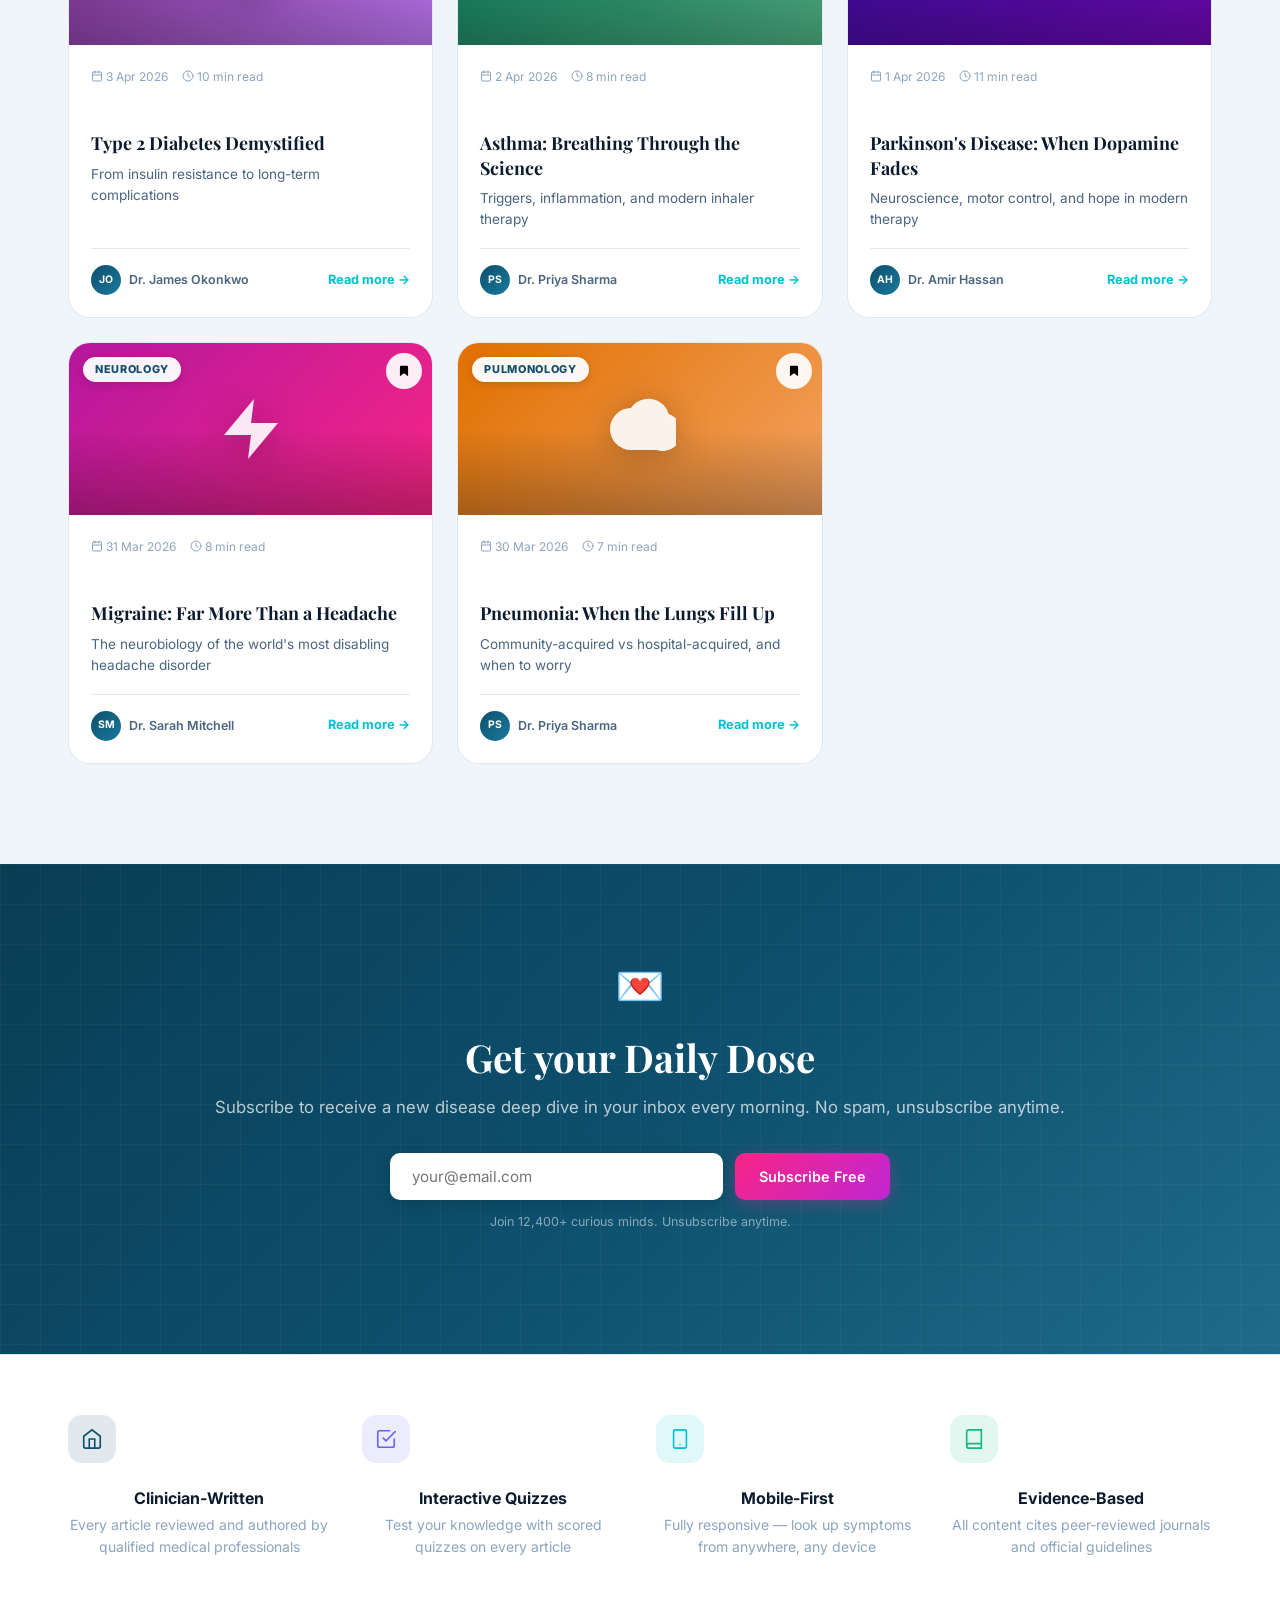
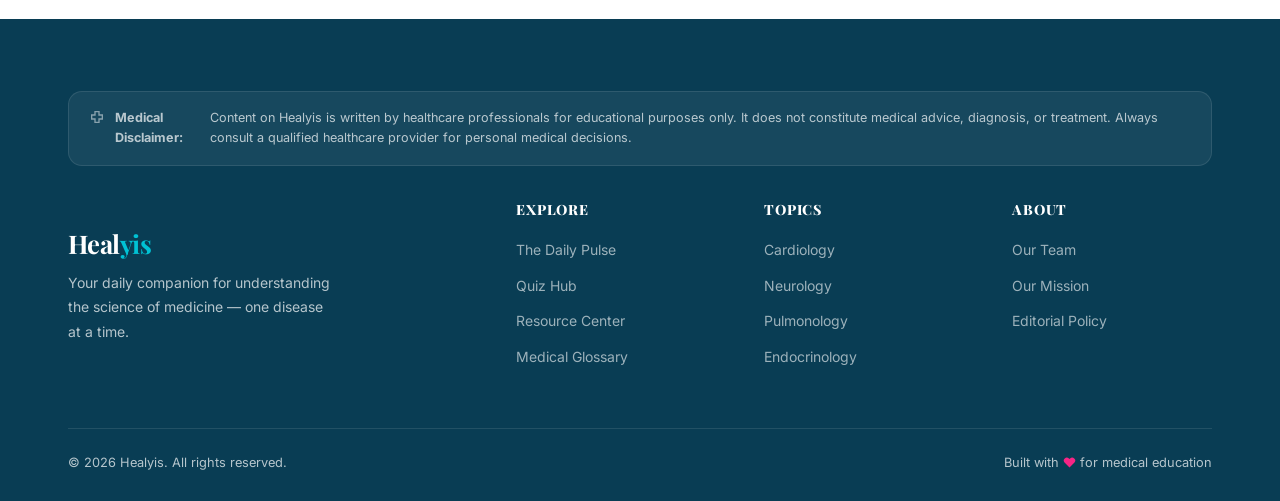
<file: admin.html>
<!DOCTYPE html>
<html lang="en">
<head>
  <meta charset="UTF-8" />
  <meta name="viewport" content="width=device-width, initial-scale=1.0" />
  <title>Admin Panel | Healyis</title>
  <link rel="stylesheet" href="css/style.css" />
  <link rel="icon" type="image/svg+xml" href="data:image/svg+xml,%3Csvg xmlns='http://www.w3.org/2000/svg' viewBox='0 0 32 32'%3E%3Crect width='32' height='32' rx='8' fill='%230d4f6c'/%3E%3Cpath d='M13 8h6v5h5v6h-5v5h-6v-5H8v-6h5z' fill='%2300c2d4'/%3E%3C/svg%3E" />
</head>
<body data-page="admin">

<div class="admin-layout">

  <!-- ── Sidebar ── -->
  <aside class="admin-sidebar">
    <a href="index.html" class="admin-sidebar-logo">
      <div class="logo-mark" style="width:32px;height:32px;border-radius:9px;animation:none"><svg viewBox="0 0 24 24" fill="none"><path d="M9 4h6v5h5v6h-5v5H9v-5H4V9h5z" fill="currentColor"/></svg></div>
      <span>Heal<span style="color:var(--accent)">yis</span></span>
    </a>

    <nav class="admin-nav">
      <div class="admin-nav-label">Main</div>
      <a href="#" class="sidebar-link active" data-panel="dashboard">
        <span class="sidebar-icon"><svg viewBox="0 0 24 24" fill="none" stroke="currentColor" stroke-width="2" stroke-linecap="round"><rect x="3" y="3" width="7" height="7"/><rect x="14" y="3" width="7" height="7"/><rect x="14" y="14" width="7" height="7"/><rect x="3" y="14" width="7" height="7"/></svg></span> Dashboard
      </a>
      <a href="#" class="sidebar-link" data-panel="posts">
        <span class="sidebar-icon"><svg viewBox="0 0 24 24" fill="none" stroke="currentColor" stroke-width="2" stroke-linecap="round"><path d="M14 2H6a2 2 0 00-2 2v16a2 2 0 002 2h12a2 2 0 002-2V8z"/><polyline points="14 2 14 8 20 8"/><line x1="16" y1="13" x2="8" y2="13"/><line x1="16" y1="17" x2="8" y2="17"/><polyline points="10 9 9 9 8 9"/></svg></span> Blog Posts
      </a>
      <a href="#" class="sidebar-link" data-panel="quizzes">
        <span class="sidebar-icon"><svg viewBox="0 0 24 24" fill="none" stroke="currentColor" stroke-width="2" stroke-linecap="round"><path d="M9 11l3 3L22 4"/><path d="M21 12v7a2 2 0 01-2 2H5a2 2 0 01-2-2V5a2 2 0 012-2h11"/></svg></span> Quizzes
      </a>
      <div class="admin-nav-label" style="margin-top:16px">Users</div>
      <a href="#" class="sidebar-link" data-panel="users">
        <span class="sidebar-icon"><svg viewBox="0 0 24 24" fill="none" stroke="currentColor" stroke-width="2" stroke-linecap="round"><path d="M17 21v-2a4 4 0 00-4-4H5a4 4 0 00-4 4v2"/><circle cx="9" cy="7" r="4"/><path d="M23 21v-2a4 4 0 00-3-3.87"/><path d="M16 3.13a4 4 0 010 7.75"/></svg></span> All Users
      </a>
      <div class="admin-nav-divider"></div>
      <a href="index.html" class="sidebar-link">
        <span class="sidebar-icon"><svg viewBox="0 0 24 24" fill="none" stroke="currentColor" stroke-width="2" stroke-linecap="round"><path d="M3 9l9-7 9 7v11a2 2 0 01-2 2H5a2 2 0 01-2-2z"/><polyline points="9 22 9 12 15 12 15 22"/></svg></span> View Site
      </a>
      <button class="sidebar-link sidebar-logout" onclick="Auth.logout()">
        <span class="sidebar-icon"><svg viewBox="0 0 24 24" fill="none" stroke="currentColor" stroke-width="2" stroke-linecap="round"><path d="M9 21H5a2 2 0 01-2-2V5a2 2 0 012-2h4"/><polyline points="16 17 21 12 16 7"/><line x1="21" y1="12" x2="9" y2="12"/></svg></span> Log out
      </button>
    </nav>
  </aside>

  <!-- ── Main content ── -->
  <main class="admin-main">

    <!-- Top bar -->
    <div class="admin-topbar">
      <div class="admin-topbar-left">
        <h2 class="admin-page-title" id="adminPageTitle">Dashboard</h2>
      </div>
      <div class="admin-topbar-right" id="adminTopbarActions"></div>
    </div>

    <!-- ══════════════════════════════════════
         PANEL: Dashboard
    ══════════════════════════════════════ -->
    <div id="panel-dashboard" class="admin-panel">

      <!-- Stats row -->
      <div class="admin-stats">
        <div class="admin-stat-card" style="--stat-color:#0d4f6c">
          <div class="stat-icon-wrap" style="--c:#0d4f6c"><svg viewBox="0 0 24 24" fill="none" stroke="currentColor" stroke-width="1.75" stroke-linecap="round"><path d="M14 2H6a2 2 0 00-2 2v16a2 2 0 002 2h12a2 2 0 002-2V8z"/><polyline points="14 2 14 8 20 8"/><line x1="16" y1="13" x2="8" y2="13"/><line x1="16" y1="17" x2="8" y2="17"/></svg></div>
          <div class="stat-body">
            <div class="stat-num" id="stat-posts">—</div>
            <div class="stat-label">Total Posts</div>
          </div>
        </div>
        <div class="admin-stat-card" style="--stat-color:#6366f1">
          <div class="stat-icon-wrap" style="--c:#6366f1"><svg viewBox="0 0 24 24" fill="none" stroke="currentColor" stroke-width="1.75" stroke-linecap="round"><path d="M9 11l3 3L22 4"/><path d="M21 12v7a2 2 0 01-2 2H5a2 2 0 01-2-2V5a2 2 0 012-2h11"/></svg></div>
          <div class="stat-body">
            <div class="stat-num" id="stat-quizzes">—</div>
            <div class="stat-label">Quizzes</div>
          </div>
        </div>
        <div class="admin-stat-card" style="--stat-color:#00c2d4">
          <div class="stat-icon-wrap" style="--c:#00c2d4"><svg viewBox="0 0 24 24" fill="none" stroke="currentColor" stroke-width="1.75" stroke-linecap="round"><path d="M17 21v-2a4 4 0 00-4-4H5a4 4 0 00-4 4v2"/><circle cx="9" cy="7" r="4"/><path d="M23 21v-2a4 4 0 00-3-3.87"/><path d="M16 3.13a4 4 0 010 7.75"/></svg></div>
          <div class="stat-body">
            <div class="stat-num" id="stat-users">—</div>
            <div class="stat-label">Registered Users</div>
          </div>
        </div>
        <div class="admin-stat-card" style="--stat-color:#f72585">
          <div class="stat-icon-wrap" style="--c:#f72585"><svg viewBox="0 0 24 24" fill="none" stroke="currentColor" stroke-width="1.75" stroke-linecap="round"><circle cx="12" cy="12" r="10"/><polyline points="12 6 12 12 16 14"/></svg></div>
          <div class="stat-body">
            <div class="stat-num" id="stat-attempts">—</div>
            <div class="stat-label">Quiz Attempts</div>
          </div>
        </div>
      </div>

      <!-- Recent activity -->
      <div class="admin-grid-2">
        <div class="admin-card">
          <div class="admin-card-header">
            <h3>Recent Posts</h3>
            <button class="btn btn-sm btn-outline" onclick="Admin.showPanel('posts')">View all</button>
          </div>
          <div id="recentPostsList" class="recent-list">
            <p style="color:var(--text-muted)">Loading…</p>
          </div>
        </div>

        <div class="admin-card">
          <div class="admin-card-header">
            <h3>Recent Quizzes</h3>
            <button class="btn btn-sm btn-outline" onclick="Admin.showPanel('quizzes')">View all</button>
          </div>
          <div id="recentQuizzesList" class="recent-list">
            <p style="color:var(--text-muted)">Loading…</p>
          </div>
        </div>
      </div>

      <!-- Quick Actions -->
      <div class="admin-card" style="margin-top:20px">
          <div class="admin-card-header">
            <h3>Quick Actions</h3>
          </div>
          <div style="display:grid;gap:10px">
            <button class="admin-quick-action" onclick="Admin.showPanel('posts');Admin.openPostEditor()">
              <div class="qa-icon" style="--c:#0d4f6c"><svg viewBox="0 0 24 24" fill="none" stroke="currentColor" stroke-width="2" stroke-linecap="round"><path d="M12 20h9"/><path d="M16.5 3.5a2.121 2.121 0 013 3L7 19l-4 1 1-4L16.5 3.5z"/></svg></div>
              <div>
                <div style="font-weight:600;font-size:.88rem">New Blog Post</div>
                <div style="font-size:.76rem;color:var(--text-muted)">Write and publish a new article</div>
              </div>
            </button>
            <button class="admin-quick-action" onclick="Admin.showPanel('quizzes');Admin.openQuizEditor()">
              <div class="qa-icon" style="--c:#6366f1"><svg viewBox="0 0 24 24" fill="none" stroke="currentColor" stroke-width="2" stroke-linecap="round"><circle cx="12" cy="12" r="10"/><path d="M9.09 9a3 3 0 015.83 1c0 2-3 3-3 3"/><line x1="12" y1="17" x2="12.01" y2="17"/></svg></div>
              <div>
                <div style="font-weight:600;font-size:.88rem">New Quiz</div>
                <div style="font-size:.76rem;color:var(--text-muted)">Build an interactive quiz</div>
              </div>
            </button>
            <button class="admin-quick-action" onclick="Admin.showPanel('users')">
              <div class="qa-icon" style="--c:#00c2d4"><svg viewBox="0 0 24 24" fill="none" stroke="currentColor" stroke-width="2" stroke-linecap="round"><path d="M17 21v-2a4 4 0 00-4-4H5a4 4 0 00-4 4v2"/><circle cx="9" cy="7" r="4"/></svg></div>
              <div>
                <div style="font-weight:600;font-size:.88rem">Manage Users</div>
                <div style="font-size:.76rem;color:var(--text-muted)">View and remove accounts</div>
              </div>
            </button>
            <a href="index.html" class="admin-quick-action" style="text-decoration:none;color:inherit">
              <div class="qa-icon" style="--c:#10b981"><svg viewBox="0 0 24 24" fill="none" stroke="currentColor" stroke-width="2" stroke-linecap="round"><circle cx="12" cy="12" r="10"/><line x1="2" y1="12" x2="22" y2="12"/><path d="M12 2a15.3 15.3 0 014 10 15.3 15.3 0 01-4 10 15.3 15.3 0 01-4-10 15.3 15.3 0 014-10z"/></svg></div>
              <div>
                <div style="font-weight:600;font-size:.88rem">View Live Site</div>
                <div style="font-size:.76rem;color:var(--text-muted)">See how the site looks publicly</div>
              </div>
            </a>
          </div>
        </div>
    </div>

    <!-- ══════════════════════════════════════
         PANEL: Posts
    ══════════════════════════════════════ -->
    <div id="panel-posts" class="admin-panel hidden">
      <div class="admin-card">
        <div class="admin-card-header">
          <h3>All Blog Posts</h3>
          <button class="btn btn-primary btn-sm" onclick="Admin.openPostEditor()">+ New Post</button>
        </div>
        <div class="table-wrap">
          <table class="admin-table">
            <thead>
              <tr>
                <th style="width:48px"></th>
                <th>Title</th>
                <th>Category</th>
                <th>Author</th>
                <th>Date</th>
                <th>Actions</th>
              </tr>
            </thead>
            <tbody id="postsTableBody">
              <tr><td colspan="6" style="text-align:center;color:var(--text-muted)">Loading…</td></tr>
            </tbody>
          </table>
        </div>
      </div>
    </div>

    <!-- ══════════════════════════════════════
         PANEL: Quizzes
    ══════════════════════════════════════ -->
    <div id="panel-quizzes" class="admin-panel hidden">
      <div class="admin-card">
        <div class="admin-card-header">
          <h3>All Quizzes</h3>
          <button class="btn btn-primary btn-sm" onclick="Admin.openQuizEditor()">+ New Quiz</button>
        </div>
        <div class="table-wrap">
          <table class="admin-table">
            <thead>
              <tr>
                <th>Title</th>
                <th>Description</th>
                <th>Linked Post</th>
                <th>Questions</th>
                <th>Actions</th>
              </tr>
            </thead>
            <tbody id="quizzesTableBody">
              <tr><td colspan="5" style="text-align:center;color:var(--text-muted)">Loading…</td></tr>
            </tbody>
          </table>
        </div>
      </div>
    </div>

    <!-- ══════════════════════════════════════
         PANEL: Users
    ══════════════════════════════════════ -->
    <div id="panel-users" class="admin-panel hidden">
      <div class="admin-card">
        <div class="admin-card-header">
          <h3>Registered Users</h3>
        </div>
        <div class="table-wrap">
          <table class="admin-table">
            <thead>
              <tr>
                <th>Name</th>
                <th>Email</th>
                <th>Role</th>
                <th>Joined</th>
                <th>Actions</th>
              </tr>
            </thead>
            <tbody id="usersTableBody">
              <tr><td colspan="5" style="text-align:center;color:var(--text-muted)">Loading…</td></tr>
            </tbody>
          </table>
        </div>
      </div>
    </div>

  </main>
</div>

<!-- ══════════════════════════════════════
     MODAL: Post Editor
══════════════════════════════════════ -->
<div id="postEditorModal" class="modal-backdrop hidden">
  <div class="modal-box modal-lg">
    <div class="modal-header">
      <h3 id="postEditorModalTitle">New Post</h3>
      <button class="modal-close" onclick="Admin.closePostEditor()">✕</button>
    </div>
    <div class="modal-body">
      <form id="postEditorForm" onsubmit="return false">
        <div class="form-grid-2">
          <div class="form-group">
            <label class="form-label">Title *</label>
            <input class="form-input" type="text" id="postEditorTitle" placeholder="e.g. Understanding Type 2 Diabetes" required />
          </div>
          <div class="form-group">
            <label class="form-label">Category</label>
            <select class="form-input" id="postEditorCategory">
              <option>Cardiology</option>
              <option>Neurology</option>
              <option>Pulmonology</option>
              <option>Endocrinology</option>
              <option>General</option>
              <option>Oncology</option>
              <option>Gastroenterology</option>
              <option>Dermatology</option>
              <option>Psychiatry</option>
              <option>Infectious Disease</option>
            </select>
          </div>
          <div class="form-group">
            <label class="form-label">Author</label>
            <input class="form-input" type="text" id="postEditorAuthor" placeholder="e.g. Dr. Sarah Mitchell" />
          </div>
          <div class="form-group">
            <label class="form-label">Tags (comma-separated)</label>
            <input class="form-input" type="text" id="postEditorTags" placeholder="diabetes, insulin, metabolism" />
          </div>
          <div class="form-group">
            <label class="form-label">Hero Colour <span style="font-size:.75rem;color:var(--text-muted)">(optional override)</span></label>
            <div style="display:flex;gap:8px;align-items:center">
              <input type="color" id="postEditorColor" value="#0d4f6c" style="width:44px;height:38px;border:none;border-radius:var(--radius);cursor:pointer;padding:2px" />
              <span style="font-size:.8rem;color:var(--text-muted)">Card accent colour — auto-set by category</span>
            </div>
          </div>
        </div>
        <div class="form-group">
          <label class="form-label">Excerpt (shown in post cards)</label>
          <textarea class="form-input" id="postEditorExcerpt" rows="2" placeholder="A short description shown on the homepage card…"></textarea>
        </div>
        <div class="form-group">
          <label class="form-label">Content * <span style="font-size:.75rem;color:var(--text-muted);font-weight:400">(HTML supported)</span></label>
          <textarea class="form-input" id="postEditorContent" rows="14" placeholder="Write your article content here. HTML is supported — use &lt;h2&gt;, &lt;p&gt;, &lt;ul&gt;, &lt;strong&gt; etc." style="font-family:monospace;font-size:.85rem"></textarea>
        </div>
      </form>
    </div>
    <div class="modal-footer">
      <button class="btn btn-ghost" onclick="Admin.closePostEditor()">Cancel</button>
      <button class="btn btn-primary" onclick="Admin.savePost()">Save Post</button>
    </div>
  </div>
</div>

<!-- ══════════════════════════════════════
     MODAL: Quiz Editor
══════════════════════════════════════ -->
<div id="quizEditorModal" class="modal-backdrop hidden">
  <div class="modal-box modal-lg">
    <div class="modal-header">
      <h3 id="quizEditorModalTitle">New Quiz</h3>
      <button class="modal-close" onclick="Admin.closeQuizEditor()">✕</button>
    </div>
    <div class="modal-body">
      <form id="quizEditorForm" onsubmit="return false">
        <div class="form-grid-2">
          <div class="form-group">
            <label class="form-label">Quiz Title *</label>
            <input class="form-input" type="text" id="quizEditorTitle" placeholder="e.g. Diabetes Knowledge Check" required />
          </div>
          <div class="form-group">
            <label class="form-label">Linked Post <span style="font-size:.75rem;color:var(--text-muted)">(optional)</span></label>
            <select class="form-input" id="quizEditorPostId">
              <option value="">— None —</option>
            </select>
          </div>
        </div>
        <div class="form-group">
          <label class="form-label">Description <span style="font-size:.75rem;color:var(--text-muted)">(shown in quiz cards)</span></label>
          <textarea class="form-input" id="quizEditorDescription" rows="2" placeholder="A brief description of what this quiz covers…"></textarea>
        </div>

        <div style="display:flex;justify-content:space-between;align-items:center;margin:20px 0 12px">
          <h4 style="margin:0;font-size:.95rem">Questions</h4>
          <button type="button" class="btn btn-sm btn-outline" onclick="Admin.addQuestion()">+ Add Question</button>
        </div>

        <div id="quizQuestionsContainer" style="display:grid;gap:16px;max-height:460px;overflow-y:auto;padding-right:4px">
          <p style="color:var(--text-muted);text-align:center;padding:20px">No questions yet. Add one above.</p>
        </div>
      </form>
    </div>
    <div class="modal-footer">
      <button class="btn btn-ghost" onclick="Admin.closeQuizEditor()">Cancel</button>
      <button class="btn btn-primary" onclick="Admin.saveQuiz()">Save Quiz</button>
    </div>
  </div>
</div>

<div class="toast-container"></div>

<script src="js/data.js"></script>
<script src="js/auth.js"></script>
<script src="js/admin.js"></script>
</body>
</html>
</file>
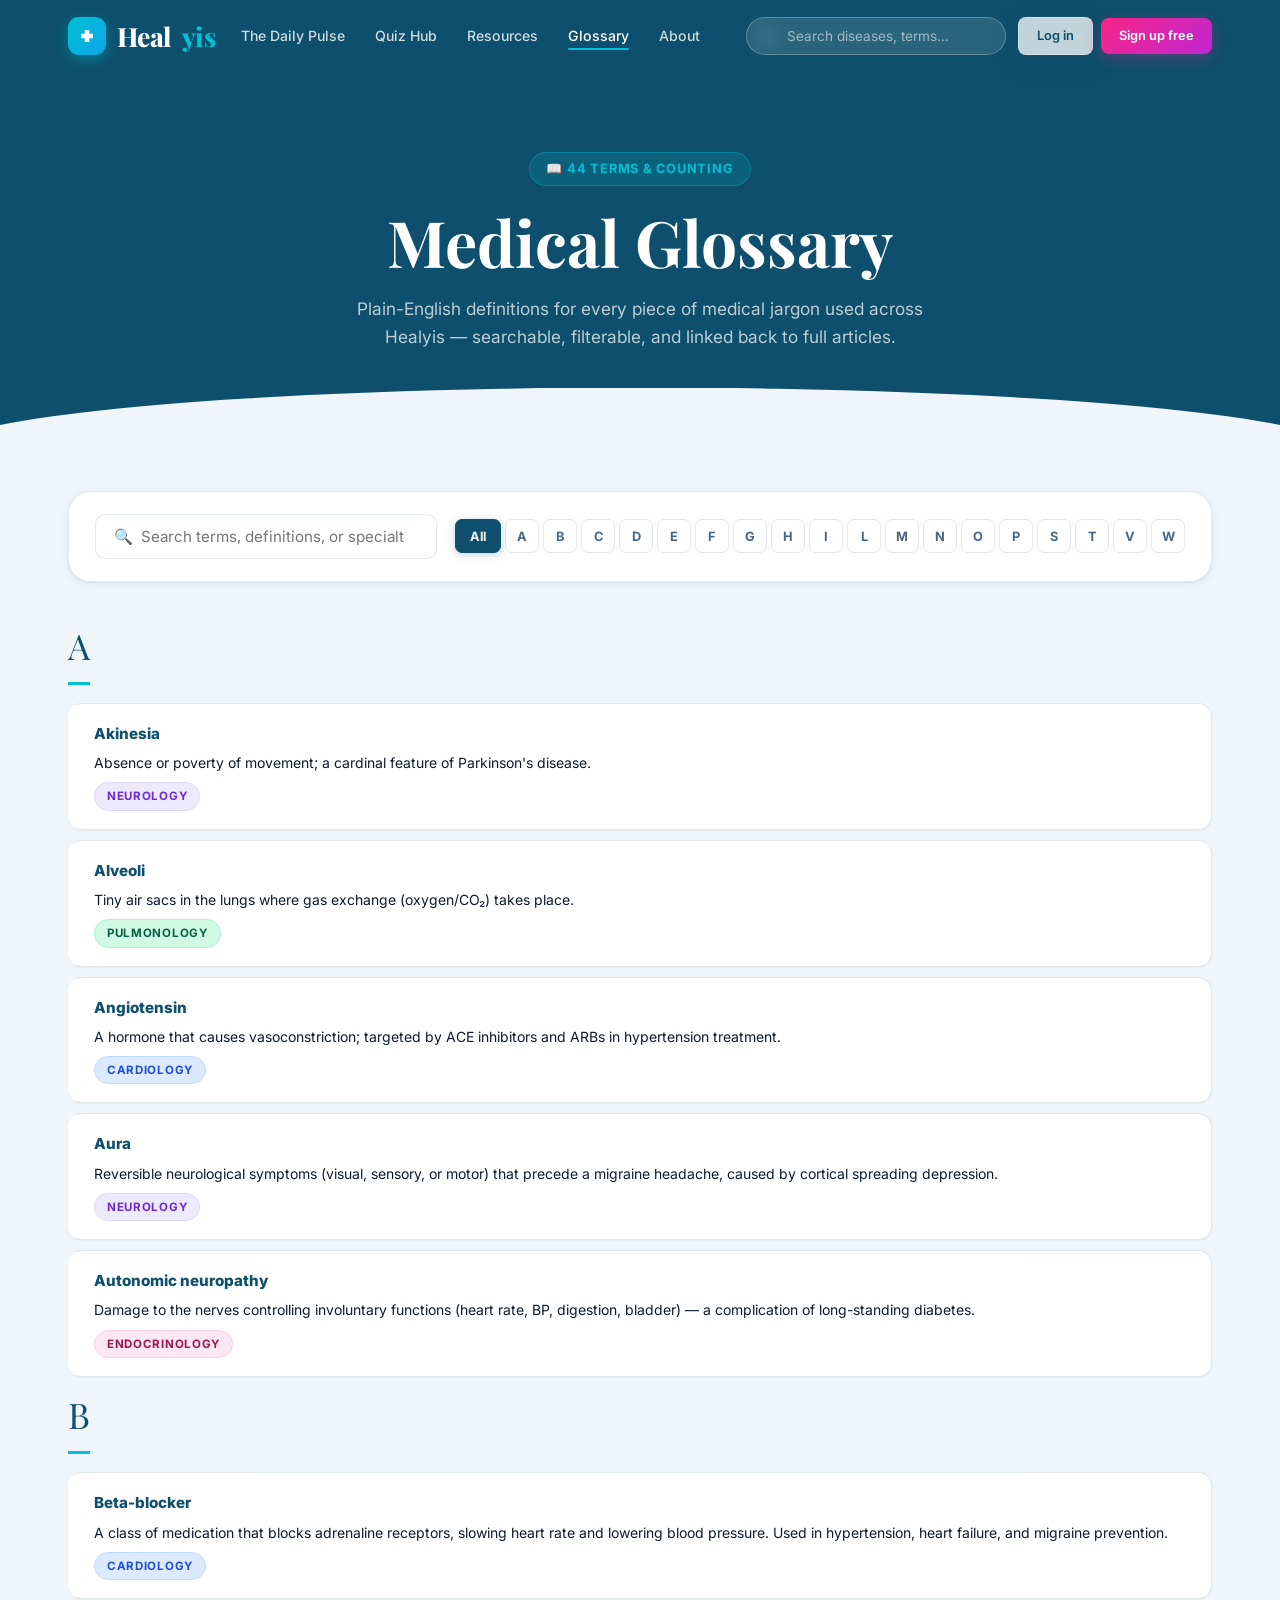
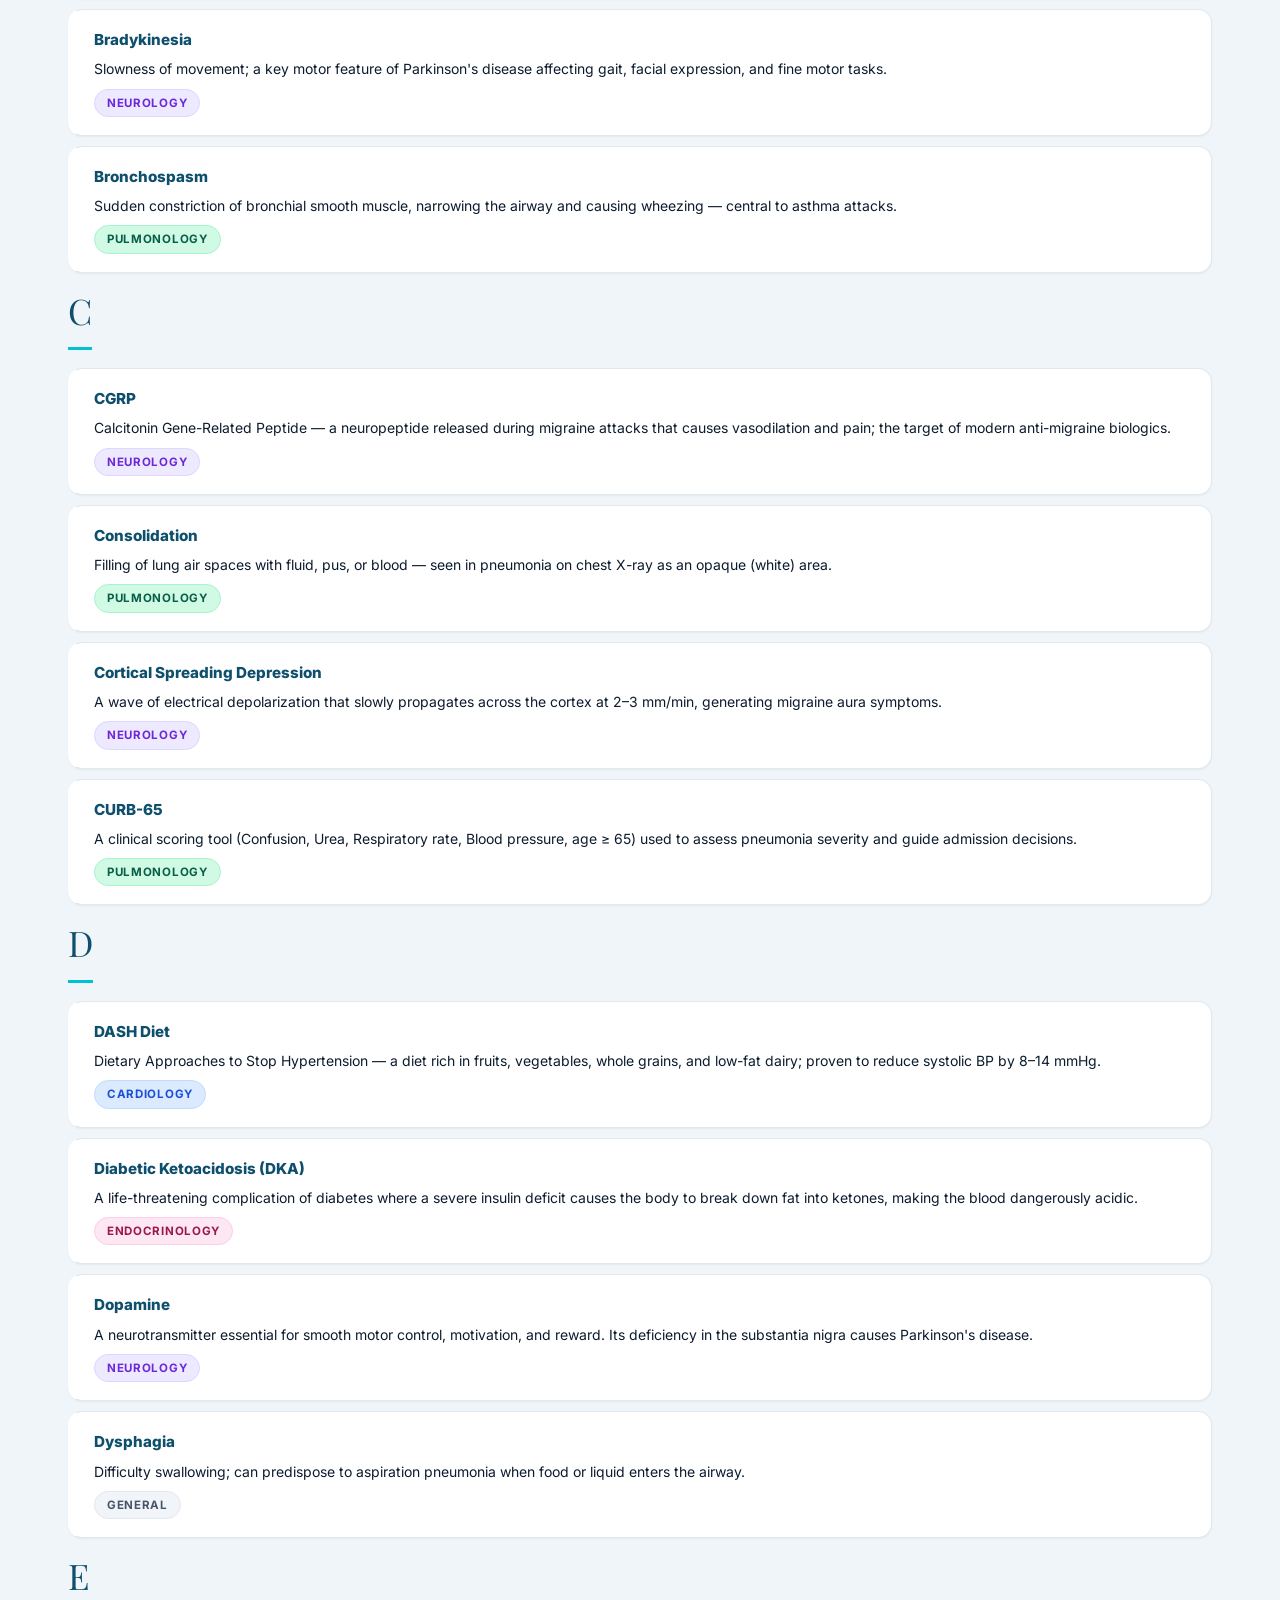
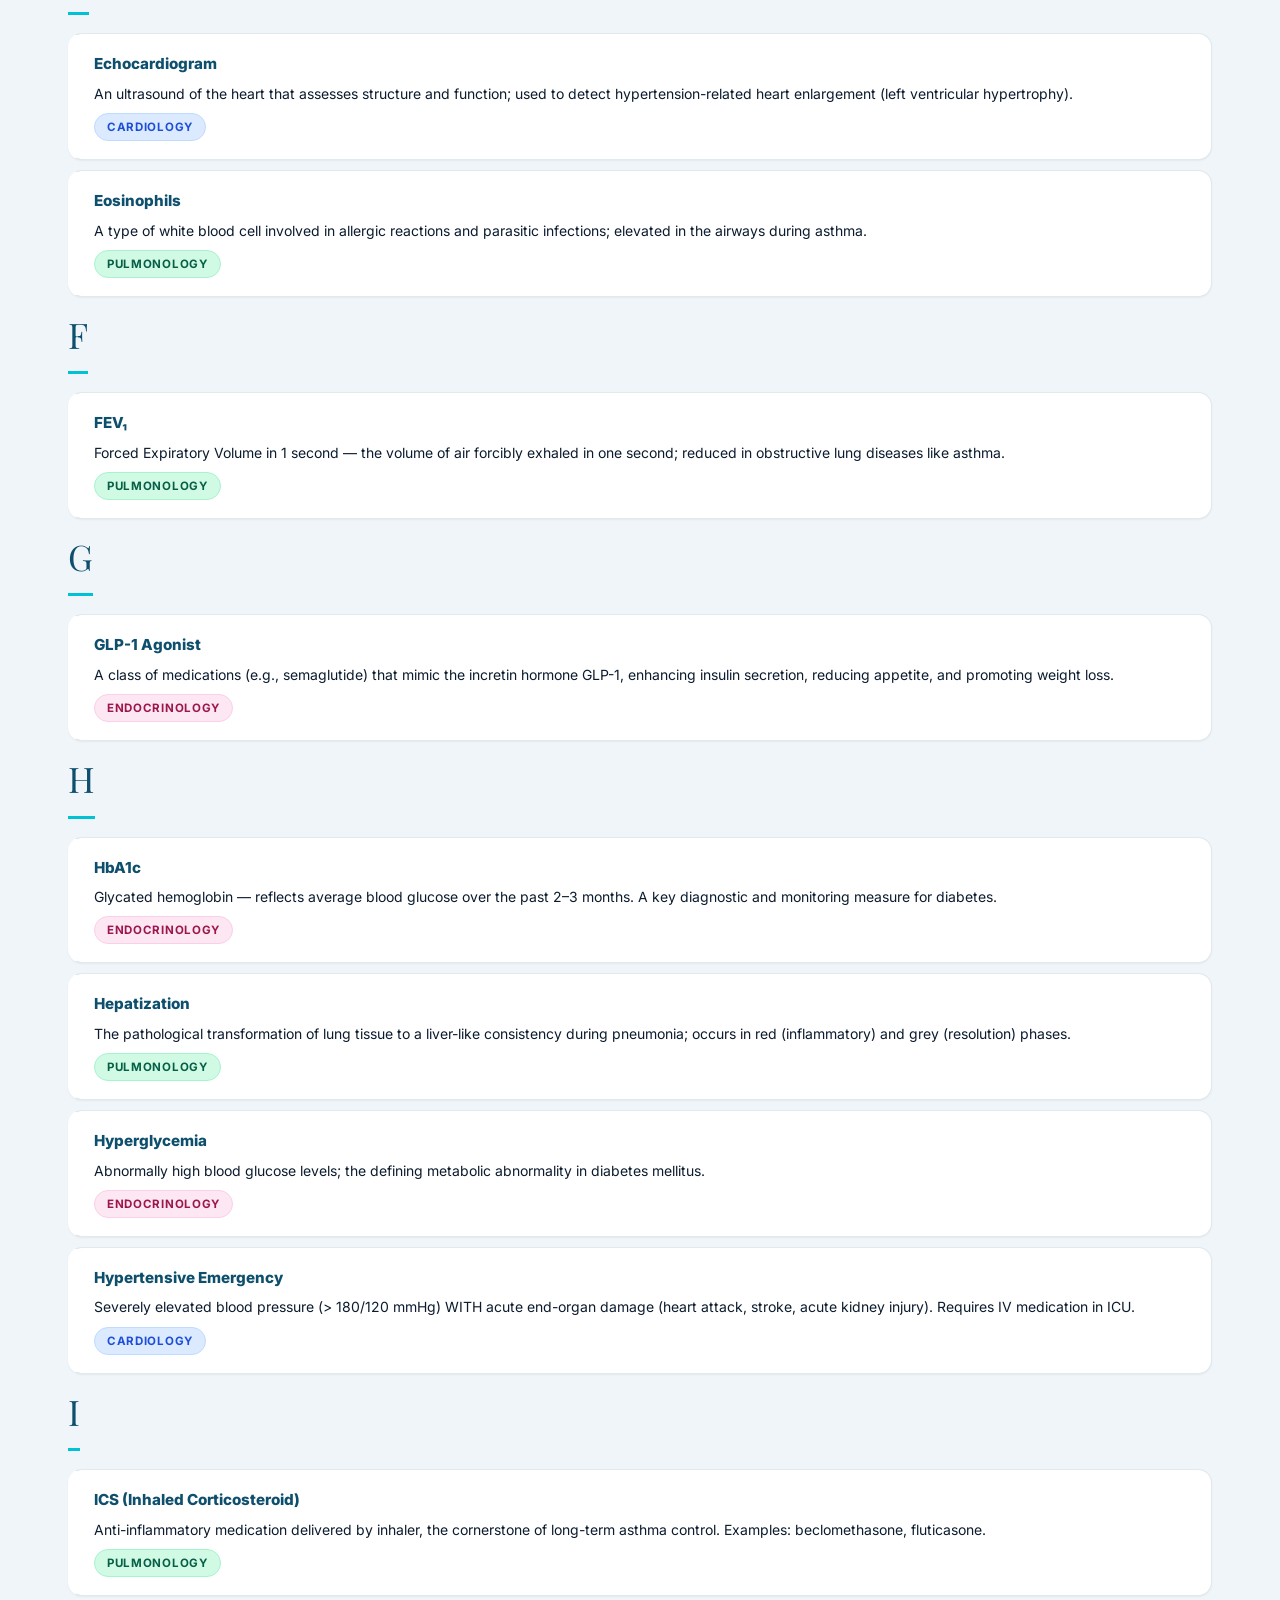
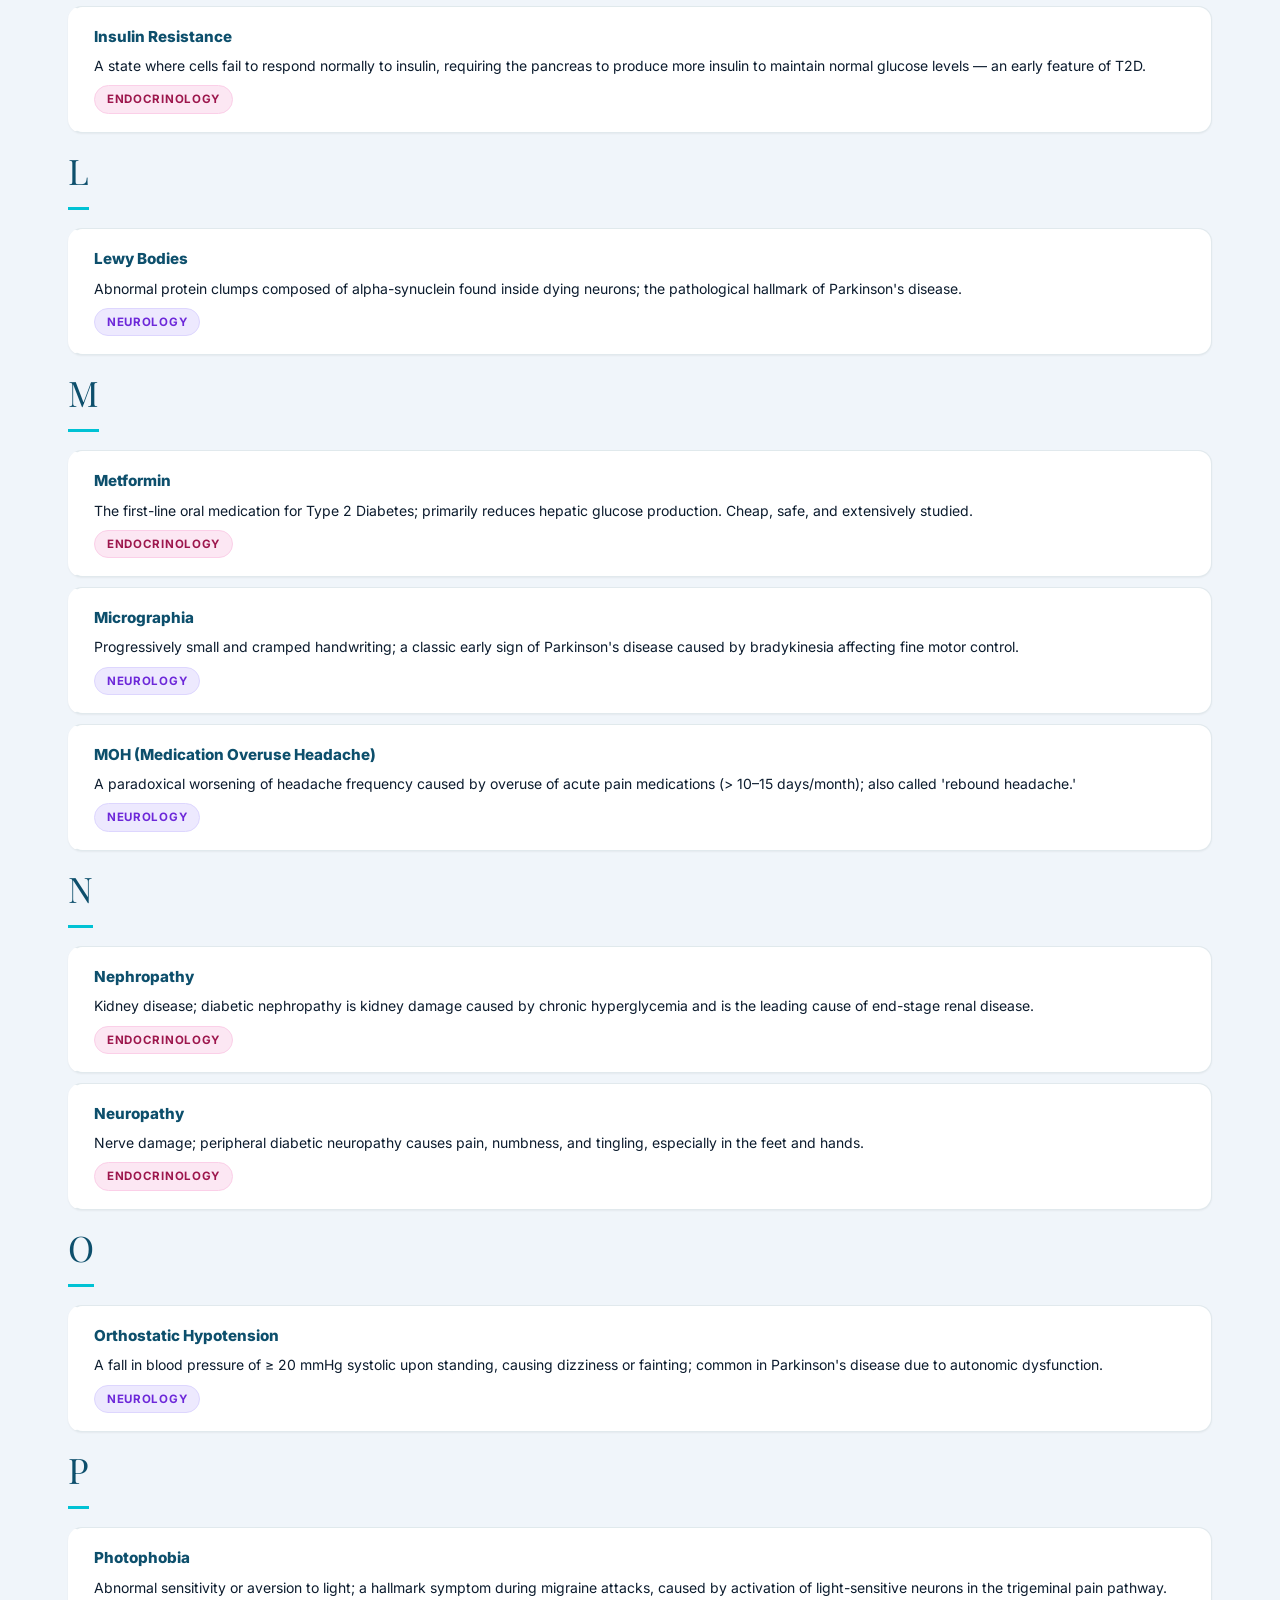
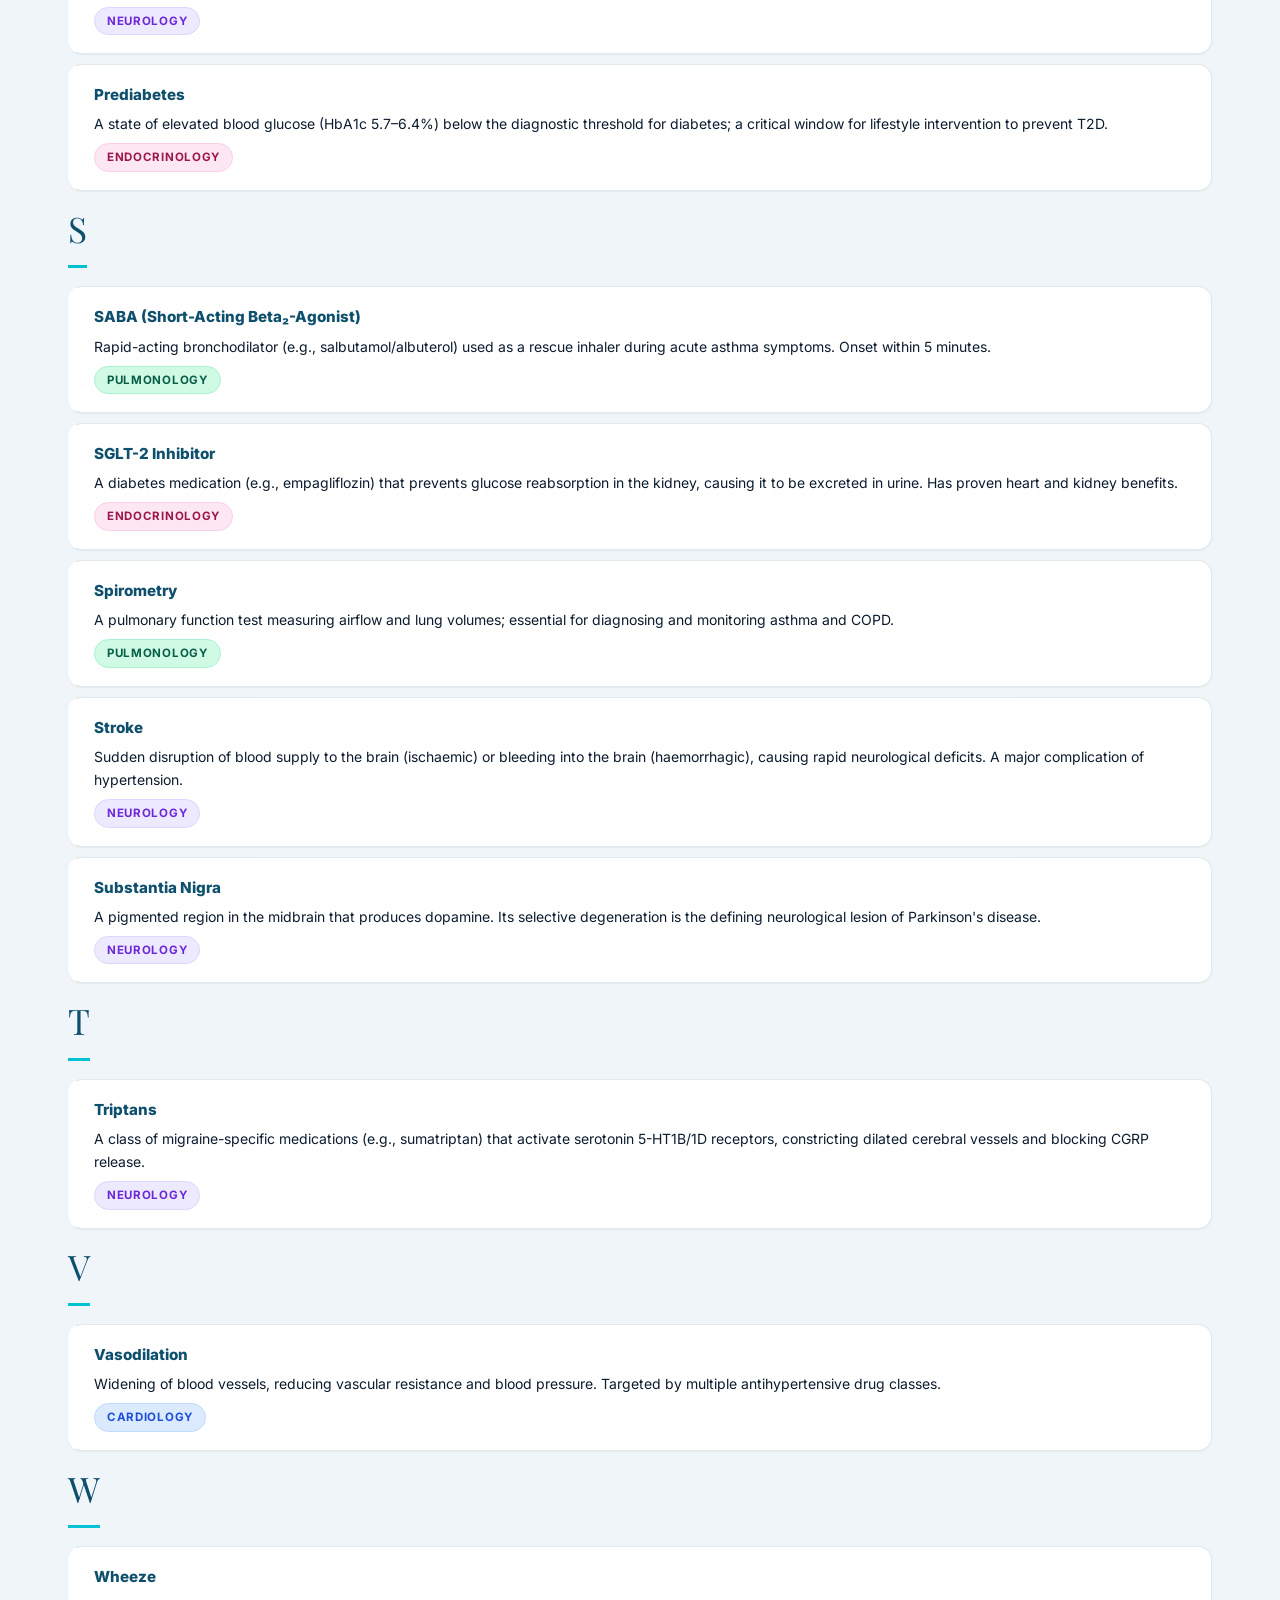
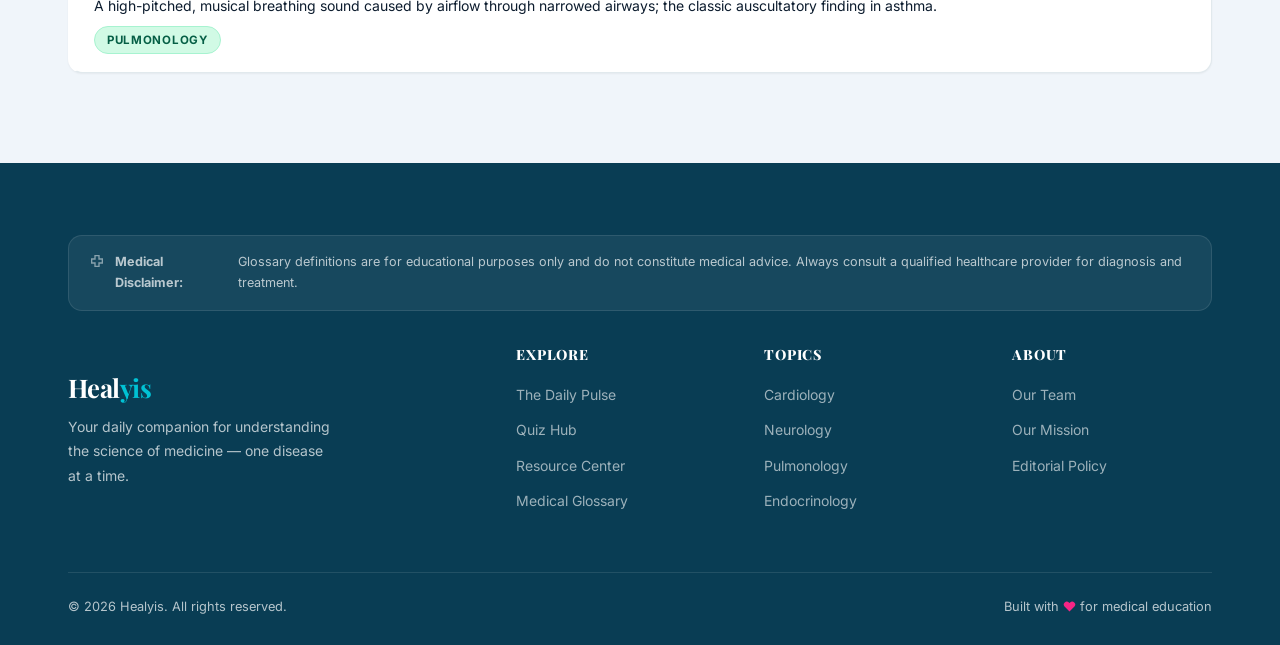
<file: glossary.html>
<!DOCTYPE html>
<html lang="en">
<head>
  <meta charset="UTF-8" />
  <meta name="viewport" content="width=device-width, initial-scale=1.0" />
  <title>Medical Glossary | Healyis</title>
  <meta name="description" content="A quick-lookup glossary of 40+ medical terms used across Healyis articles." />
  <link rel="stylesheet" href="css/style.css" />
  <link rel="icon" type="image/svg+xml" href="data:image/svg+xml,%3Csvg xmlns='http://www.w3.org/2000/svg' viewBox='0 0 32 32'%3E%3Crect width='32' height='32' rx='8' fill='%230d4f6c'/%3E%3Cpath d='M13 8h6v5h5v6h-5v5h-6v-5H8v-6h5z' fill='%2300c2d4'/%3E%3C/svg%3E" />
  <link rel="preconnect" href="https://fonts.googleapis.com" crossorigin />
  <link rel="dns-prefetch" href="https://fonts.gstatic.com" />
  <script>if("serviceWorker"in navigator){window.addEventListener("load",()=>{navigator.serviceWorker.register("/sw.js").catch(()=>{})})}</script>
</head>
<body data-page="glossary">

  <!-- ── Navigation ── -->
  <nav class="navbar">
    <div class="container nav-inner">
      <a class="nav-logo" href="index.html">
        <div class="logo-mark"><svg viewBox="0 0 24 24" fill="none"><path d="M9 4h6v5h5v6h-5v5H9v-5H4V9h5z" fill="currentColor"/></svg></div>
        Heal<span>yis</span>
      </a>
      <ul class="nav-links">
        <li><a href="index.html">The Daily Pulse</a></li>
        <li><a href="quiz-hub.html">Quiz Hub</a></li>
        <li><a href="resource-center.html">Resources</a></li>
        <li><a href="glossary.html" class="active">Glossary</a></li>
        <li><a href="about.html">About</a></li>
      </ul>
      <div class="nav-spacer"></div>
      <div class="nav-search-wrap">
        <span class="search-icon"><svg viewBox="0 0 24 24" fill="none" stroke="currentColor" stroke-width="2" stroke-linecap="round"><circle cx="11" cy="11" r="8"/><path d="m21 21-4.35-4.35"/></svg></span>
        <input type="search" id="navSearch" class="nav-search" placeholder="Search diseases, terms…" autocomplete="off" />
        <div id="searchDropdown" class="search-results-dropdown hidden"></div>
      </div>
      <div id="navAuth" class="nav-auth"></div>
      <button class="nav-menu-btn" id="mobileMenuBtn" aria-label="Menu"><svg viewBox="0 0 24 24" fill="none" stroke="currentColor" stroke-width="2" stroke-linecap="round"><line x1="3" y1="6" x2="21" y2="6"/><line x1="3" y1="12" x2="21" y2="12"/><line x1="3" y1="18" x2="21" y2="18"/></svg></button>
    </div>
  </nav>

  <!-- ── Mobile Nav ── -->
  <div class="mobile-nav" id="mobileNav">
    <div class="mobile-nav-header">
      <a href="index.html" class="mobile-nav-logo">
        <div class="logo-mark" style="width:28px;height:28px;border-radius:8px"><svg viewBox="0 0 24 24" fill="none"><path d="M9 4h6v5h5v6h-5v5H9v-5H4V9h5z" fill="currentColor"/></svg></div>
        Healyis
      </a>
      <button id="mobileNavClose" class="mobile-nav-close" aria-label="Close"><svg viewBox="0 0 24 24" fill="none" stroke="currentColor" stroke-width="2" stroke-linecap="round"><line x1="18" y1="6" x2="6" y2="18"/><line x1="6" y1="6" x2="18" y2="18"/></svg></button>
    </div>
    <ul class="mobile-nav-links">
      <li><a href="index.html">The Daily Pulse</a></li>
      <li><a href="quiz-hub.html">Quiz Hub</a></li>
      <li><a href="resource-center.html">Resources</a></li>
      <li><a href="glossary.html" class="active">Glossary</a></li>
      <li><a href="about.html">About</a></li>
    </ul>
    <div class="mobile-nav-search">
      <svg viewBox="0 0 24 24" fill="none" stroke="currentColor" stroke-width="2" stroke-linecap="round"><circle cx="11" cy="11" r="8"/><path d="m21 21-4.35-4.35"/></svg>
      <input type="search" placeholder="Search diseases, terms…" oninput="document.getElementById('navSearch').value=this.value" />
    </div>
  </div>

  <!-- ── Hero ── -->
  <section class="page-hero">
    <div class="container page-hero-inner">
      <div class="page-hero-badge">📖 44 Terms & Counting</div>
      <h1>Medical Glossary</h1>
      <p>Plain-English definitions for every piece of medical jargon used across Healyis — searchable, filterable, and linked back to full articles.</p>
    </div>
  </section>

  <!-- ── Search & Filter ── -->
  <div class="container" style="padding-top:40px">
    <div class="glossary-search-bar">
      <input
        type="search"
        id="glossarySearch"
        class="glossary-search-input"
        placeholder="🔍  Search terms, definitions, or specialties…"
        autocomplete="off"
      />
      <div class="az-filter" id="azFilter">
        <!-- Populated by JS -->
      </div>
    </div>

    <!-- ── Glossary Content ── -->
    <div id="glossaryContent" style="padding-bottom:80px">
      <!-- Populated by JS -->
    </div>
  </div>

  <!-- ── Footer ── -->
  <footer class="footer">
    <div class="container">
      <div class="footer-disclaimer">
        <svg viewBox="0 0 24 24" width="16" height="16" fill="none" stroke="currentColor" stroke-width="2" stroke-linecap="round" style="flex-shrink:0;margin-top:1px"><path d="M9 4h6v5h5v6h-5v5H9v-5H4V9h5z"/></svg> <strong>Medical Disclaimer:</strong> Glossary definitions are for educational purposes only and do not constitute medical advice. Always consult a qualified healthcare provider for diagnosis and treatment.
      </div>
      <div class="footer-grid">
        <div class="footer-brand">
          <h3>Heal<span>yis</span></h3>
          <p>Your daily companion for understanding the science of medicine — one disease at a time.</p>
        </div>
        <div class="footer-col">
          <h4>Explore</h4>
          <ul class="footer-links">
            <li><a href="index.html">The Daily Pulse</a></li>
            <li><a href="quiz-hub.html">Quiz Hub</a></li>
            <li><a href="resource-center.html">Resource Center</a></li>
            <li><a href="glossary.html">Medical Glossary</a></li>
          </ul>
        </div>
        <div class="footer-col">
          <h4>Topics</h4>
          <ul class="footer-links">
            <li><a href="index.html">Cardiology</a></li>
            <li><a href="index.html">Neurology</a></li>
            <li><a href="index.html">Pulmonology</a></li>
            <li><a href="index.html">Endocrinology</a></li>
          </ul>
        </div>
        <div class="footer-col">
          <h4>About</h4>
          <ul class="footer-links">
            <li><a href="about.html">Our Team</a></li>
            <li><a href="about.html">Our Mission</a></li>
            <li><a href="about.html">Editorial Policy</a></li>
          </ul>
        </div>
      </div>
      <div class="footer-bottom">
        <span>© 2026 Healyis. All rights reserved.</span>
        <span>Built with <svg viewBox="0 0 24 24" width="13" height="13" fill="#f72585" style="vertical-align:-2px"><path d="M20.84 4.61a5.5 5.5 0 00-7.78 0L12 5.67l-1.06-1.06a5.5 5.5 0 00-7.78 7.78l1.06 1.06L12 21.23l7.78-7.78 1.06-1.06a5.5 5.5 0 000-7.78z"/></svg> for medical education</span>
      </div>
    </div>
  </footer>

  <div class="toast-container"></div>

  <script src="js/data.js"></script>
  <script src="js/auth.js"></script>
  <script src="js/quiz-engine.js"></script>
  <script src="js/app.js"></script>
</body>
</html>
</file>
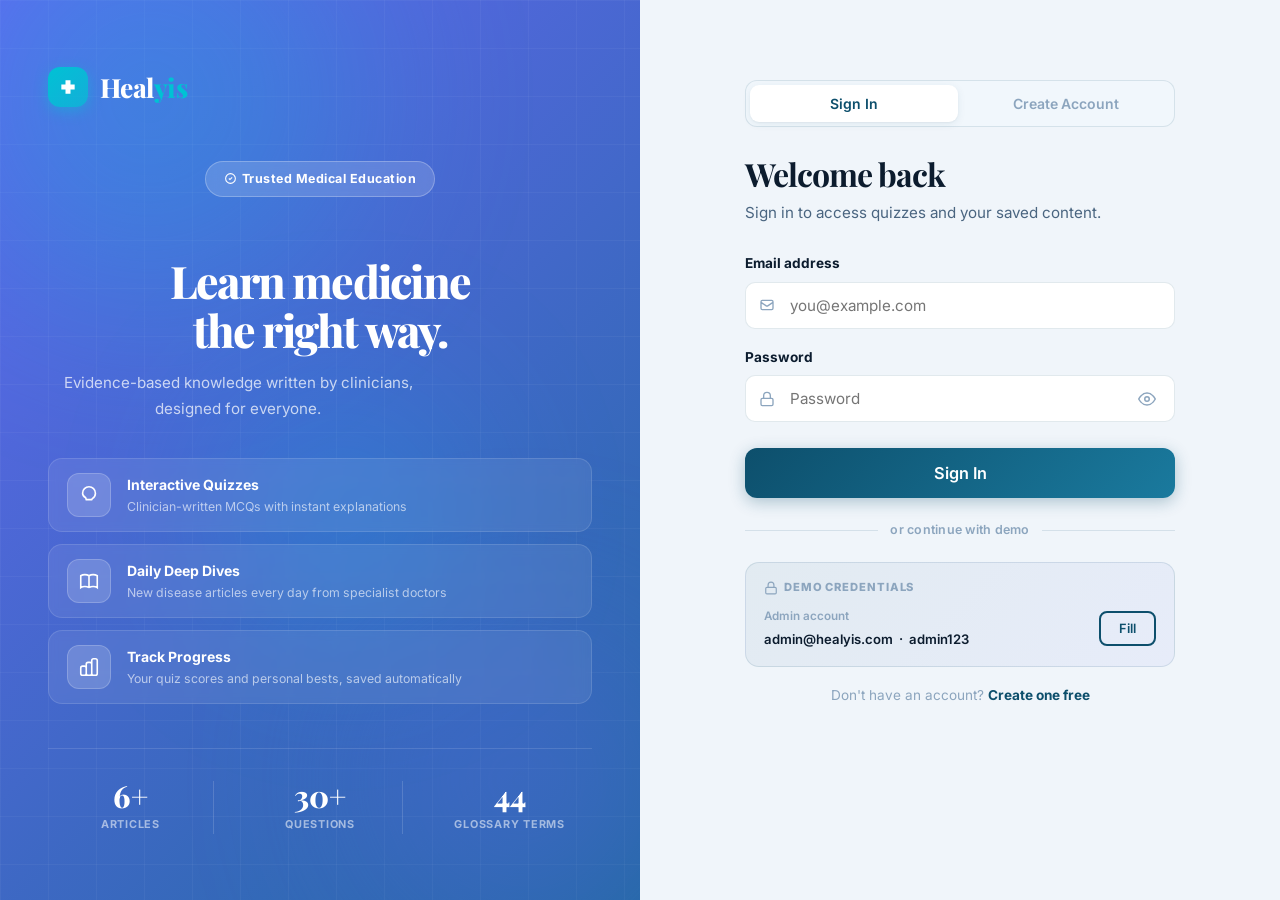
<file: login.html>
<!DOCTYPE html>
<html lang="en">
<head>
  <meta charset="UTF-8" />
  <meta name="viewport" content="width=device-width, initial-scale=1.0" />
  <title>Sign In | Healyis</title>
  <meta name="description" content="Sign in or create a free Healyis account to access quizzes and track your learning." />
  <link rel="stylesheet" href="css/style.css" />
  <link rel="preconnect" href="https://fonts.googleapis.com" />
  <link rel="icon" type="image/svg+xml" href="data:image/svg+xml,<svg xmlns='http://www.w3.org/2000/svg' viewBox='0 0 32 32'><rect width='32' height='32' rx='8' fill='%230d4f6c'/><path d='M13 8h6v5h5v6h-5v5h-6v-5H8v-6h5z' fill='%2300c2d4'/></svg>" />
  <style>
    /* ── Auth page specific ── */
    body[data-page="auth"] { background: var(--bg); }

    /* Animated gradient blobs */
    .auth-blob {
      position: absolute;
      border-radius: 50%;
      filter: blur(80px);
      opacity: 0.35;
      animation: blobFloat 12s ease-in-out infinite;
    }
    .auth-blob-1 { width: 500px; height: 500px; background: radial-gradient(circle, #00c2d4, transparent); top: -150px; left: -100px; animation-delay: 0s; }
    .auth-blob-2 { width: 400px; height: 400px; background: radial-gradient(circle, #6366f1, transparent); bottom: -80px; right: -80px; animation-delay: -4s; }
    .auth-blob-3 { width: 300px; height: 300px; background: radial-gradient(circle, #0ea5e9, transparent); top: 40%; left: 30%; animation-delay: -8s; }
    @keyframes blobFloat {
      0%, 100% { transform: translate(0, 0) scale(1); }
      33% { transform: translate(20px, -30px) scale(1.05); }
      66% { transform: translate(-15px, 20px) scale(0.95); }
    }

    /* Grid overlay */
    .auth-grid-overlay {
      position: absolute;
      inset: 0;
      background-image:
        linear-gradient(rgba(255,255,255,.04) 1px, transparent 1px),
        linear-gradient(90deg, rgba(255,255,255,.04) 1px, transparent 1px);
      background-size: 48px 48px;
      pointer-events: none;
    }

    /* Feature icons */
    .feature-icon-wrap {
      width: 44px; height: 44px; flex-shrink: 0;
      background: rgba(255,255,255,.15);
      border: 1px solid rgba(255,255,255,.2);
      border-radius: 12px;
      display: flex; align-items: center; justify-content: center;
    }
    .feature-icon-wrap svg { width: 22px; height: 22px; color: #fff; }

    /* Stat dividers */
    .auth-stat + .auth-stat { border-left: 1px solid rgba(255,255,255,.15); padding-left: 24px; }

    /* Input icon button SVG */
    .input-icon-btn svg { width: 18px; height: 18px; color: var(--text-muted); }

    /* Spinner */
    .spinner-ring {
      display: inline-block; width: 18px; height: 18px;
      border: 2px solid rgba(255,255,255,.35);
      border-top-color: #fff;
      border-radius: 50%;
      animation: spin .7s linear infinite;
    }
    @keyframes spin { to { transform: rotate(360deg); } }

    /* Slide-in animations */
    .auth-feature-item { animation: slideUp .5s cubic-bezier(0,0,.2,1) both; }
    .auth-feature-item:nth-child(1) { animation-delay: .1s; }
    .auth-feature-item:nth-child(2) { animation-delay: .2s; }
    .auth-feature-item:nth-child(3) { animation-delay: .3s; }
    @keyframes slideUp {
      from { opacity: 0; transform: translateY(20px); }
      to   { opacity: 1; transform: translateY(0); }
    }

    .auth-form-inner { animation: fadeIn .4s ease both; }
    @keyframes fadeIn { from { opacity:0; transform: translateY(12px); } to { opacity:1; transform: translateY(0); } }

    /* Demo box */
    .auth-demo-box {
      background: linear-gradient(135deg, rgba(13,79,108,.06), rgba(99,102,241,.06));
      border: 1px solid var(--border);
      border-radius: var(--radius);
      padding: 16px 18px;
      margin-bottom: 16px;
    }
    .auth-demo-title {
      font-size: .7rem; font-weight: 800; text-transform: uppercase;
      letter-spacing: .08em; color: var(--text-muted); margin-bottom: 10px;
      display: flex; align-items: center; gap: 6px;
    }
    .auth-demo-title svg { width: 14px; height: 14px; }

    /* Password strength bar */
    .strength-bar-track {
      height: 4px; background: var(--border); border-radius: 2px;
      margin-top: 8px; overflow: hidden;
    }
    .strength-bar-fill {
      height: 100%; border-radius: 2px;
      transition: width .35s ease, background .35s ease;
    }
  </style>
  <link rel="preconnect" href="https://fonts.googleapis.com" crossorigin />
  <link rel="dns-prefetch" href="https://fonts.gstatic.com" />
  <script>if("serviceWorker"in navigator){window.addEventListener("load",()=>{navigator.serviceWorker.register("/sw.js").catch(()=>{})})}</script>
</head>
<body data-page="auth">

  <div class="auth-page">

    <!-- ════════════════════════════════
         LEFT — Visual panel
    ════════════════════════════════ -->
    <div class="auth-visual">
      <!-- Animated background -->
      <div class="auth-visual-bg"></div>
      <div class="auth-grid-overlay"></div>
      <div class="auth-blob auth-blob-1"></div>
      <div class="auth-blob auth-blob-2"></div>
      <div class="auth-blob auth-blob-3"></div>

      <div class="auth-visual-inner">
        <!-- Logo -->
        <a href="index.html" class="auth-logo">
          <div class="auth-logo-mark">
            <svg viewBox="0 0 24 24" fill="none" xmlns="http://www.w3.org/2000/svg">
              <path d="M9 4h6v5h5v6h-5v5H9v-5H4V9h5z" fill="#fff"/>
            </svg>
          </div>
          <span>Heal<span style="color:var(--accent)">yis</span></span>
        </a>

        <!-- Headline -->
        <div class="auth-visual-content">
          <div class="auth-visual-badge">
            <svg viewBox="0 0 24 24" fill="none" stroke="currentColor" stroke-width="2" style="width:13px;height:13px;vertical-align:middle;margin-right:5px"><path d="M9 12l2 2 4-4m6 2a9 9 0 11-18 0 9 9 0 0118 0z"/></svg>
            Trusted Medical Education
          </div>
          <h2 class="auth-visual-headline">Learn medicine<br/>the right way.</h2>
          <p class="auth-visual-sub">Evidence-based knowledge written by clinicians, designed for everyone.</p>

          <div class="auth-features">
            <div class="auth-feature-item">
              <div class="feature-icon-wrap">
                <svg viewBox="0 0 24 24" fill="none" stroke="currentColor" stroke-width="1.75">
                  <path d="M9.663 17h4.673M12 3a7 7 0 017 7c0 2.55-1.36 4.77-3.38 5.99L15 17H9l-.62-2.01C6.36 13.77 5 11.55 5 10a7 7 0 017-7z"/>
                </svg>
              </div>
              <div>
                <div class="auth-feature-title">Interactive Quizzes</div>
                <div class="auth-feature-desc">Clinician-written MCQs with instant explanations</div>
              </div>
            </div>
            <div class="auth-feature-item">
              <div class="feature-icon-wrap">
                <svg viewBox="0 0 24 24" fill="none" stroke="currentColor" stroke-width="1.75">
                  <path d="M12 6.253v13m0-13C10.832 5.477 9.246 5 7.5 5S4.168 5.477 3 6.253v13C4.168 18.477 5.754 18 7.5 18s3.332.477 4.5 1.253m0-13C13.168 5.477 14.754 5 16.5 5c1.747 0 3.332.477 4.5 1.253v13C19.832 18.477 18.247 18 16.5 18c-1.746 0-3.332.477-4.5 1.253"/>
                </svg>
              </div>
              <div>
                <div class="auth-feature-title">Daily Deep Dives</div>
                <div class="auth-feature-desc">New disease articles every day from specialist doctors</div>
              </div>
            </div>
            <div class="auth-feature-item">
              <div class="feature-icon-wrap">
                <svg viewBox="0 0 24 24" fill="none" stroke="currentColor" stroke-width="1.75">
                  <path d="M9 19v-6a2 2 0 00-2-2H5a2 2 0 00-2 2v6a2 2 0 002 2h2a2 2 0 002-2zm0 0V9a2 2 0 012-2h2a2 2 0 012 2v10m-6 0a2 2 0 002 2h2a2 2 0 002-2m0 0V5a2 2 0 012-2h2a2 2 0 012 2v14a2 2 0 01-2 2h-2a2 2 0 01-2-2z"/>
                </svg>
              </div>
              <div>
                <div class="auth-feature-title">Track Progress</div>
                <div class="auth-feature-desc">Your quiz scores and personal bests, saved automatically</div>
              </div>
            </div>
          </div>
        </div>

        <!-- Stats row -->
        <div class="auth-visual-stats">
          <div class="auth-stat">
            <div class="auth-stat-num">6+</div>
            <div class="auth-stat-label">Articles</div>
          </div>
          <div class="auth-stat">
            <div class="auth-stat-num">30+</div>
            <div class="auth-stat-label">Questions</div>
          </div>
          <div class="auth-stat">
            <div class="auth-stat-num">44</div>
            <div class="auth-stat-label">Glossary Terms</div>
          </div>
        </div>
      </div>
    </div>

    <!-- ════════════════════════════════
         RIGHT — Form panel
    ════════════════════════════════ -->
    <div class="auth-form-panel">
      <div class="auth-form-inner">

        <!-- Mobile logo -->
        <a href="index.html" class="auth-logo-mobile">
          <div class="auth-logo-mark" style="width:28px;height:28px;border-radius:8px">
            <svg viewBox="0 0 24 24" fill="none" xmlns="http://www.w3.org/2000/svg" style="width:14px;height:14px">
              <path d="M9 4h6v5h5v6h-5v5H9v-5H4V9h5z" fill="#fff"/>
            </svg>
          </div>
          Heal<span style="color:var(--accent)">yis</span>
        </a>

        <!-- Tabs -->
        <div class="auth-tabs" id="authTabs">
          <button class="auth-tab active" id="tabLogin" onclick="switchTab('login')">Sign In</button>
          <button class="auth-tab" id="tabRegister" onclick="switchTab('register')">Create Account</button>
        </div>

        <!-- ── Login Form ── -->
        <div id="loginForm">
          <div class="auth-form-header">
            <h1 class="auth-form-title">Welcome back</h1>
            <p class="auth-form-subtitle">Sign in to access quizzes and your saved content.</p>
          </div>

          <form onsubmit="handleLogin(event)" novalidate>
            <div class="form-group">
              <label class="form-label" for="loginEmail">Email address</label>
              <div class="input-field-wrap">
                <span class="input-prefix-icon">
                  <svg viewBox="0 0 24 24" fill="none" stroke="currentColor" stroke-width="2" style="width:16px;height:16px">
                    <path d="M3 8l7.89 5.26a2 2 0 002.22 0L21 8M5 19h14a2 2 0 002-2V7a2 2 0 00-2-2H5a2 2 0 00-2 2v10a2 2 0 002 2z"/>
                  </svg>
                </span>
                <input class="form-input has-prefix" type="email" id="loginEmail" placeholder="you@example.com" autocomplete="email" required />
              </div>
            </div>
            <div class="form-group">
              <label class="form-label" for="loginPassword">Password</label>
              <div class="input-field-wrap">
                <span class="input-prefix-icon">
                  <svg viewBox="0 0 24 24" fill="none" stroke="currentColor" stroke-width="2" style="width:16px;height:16px">
                    <rect x="3" y="11" width="18" height="11" rx="2" ry="2"/><path d="M7 11V7a5 5 0 0110 0v4"/>
                  </svg>
                </span>
                <input class="form-input has-prefix has-suffix" type="password" id="loginPassword" placeholder="Password" autocomplete="current-password" required />
                <button type="button" class="input-icon-btn" id="loginPasswordToggle" onclick="togglePassword('loginPassword', this)" aria-label="Show password">
                  <svg id="eyeIcon1" viewBox="0 0 24 24" fill="none" stroke="currentColor" stroke-width="2"><path d="M1 12s4-8 11-8 11 8 11 8-4 8-11 8-11-8-11-8z"/><circle cx="12" cy="12" r="3"/></svg>
                </button>
              </div>
            </div>
            <div id="loginError" class="form-error-msg hidden"></div>
            <button type="submit" class="btn btn-primary btn-full btn-lg" id="loginBtn" style="margin-top:8px">
              <span class="btn-label">Sign In</span>
              <span class="btn-spinner hidden"><span class="spinner-ring"></span></span>
            </button>
          </form>

          <div class="auth-divider"><span>or continue with demo</span></div>

          <div class="auth-demo-box">
            <div class="auth-demo-title">
              <svg viewBox="0 0 24 24" fill="none" stroke="currentColor" stroke-width="2"><rect x="3" y="11" width="18" height="11" rx="2"/><path d="M7 11V7a5 5 0 0110 0v4"/></svg>
              Demo credentials
            </div>
            <div class="auth-demo-row">
              <div>
                <div class="auth-demo-role">Admin account</div>
                <div class="auth-demo-value">admin@healyis.com &nbsp;·&nbsp; admin123</div>
              </div>
              <button class="btn btn-sm btn-outline" onclick="fillDemo('admin@healyis.com','admin123')">Fill</button>
            </div>
          </div>

          <p class="auth-switch">Don't have an account? <a onclick="switchTab('register')" href="#" class="auth-switch-link">Create one free</a></p>
        </div>

        <!-- ── Register Form ── -->
        <div id="registerForm" class="hidden">
          <div class="auth-form-header">
            <h1 class="auth-form-title">Create account</h1>
            <p class="auth-form-subtitle">Free forever. No credit card required.</p>
          </div>

          <form onsubmit="handleRegister(event)" novalidate>
            <div class="form-group">
              <label class="form-label" for="regName">Full name</label>
              <div class="input-field-wrap">
                <span class="input-prefix-icon">
                  <svg viewBox="0 0 24 24" fill="none" stroke="currentColor" stroke-width="2" style="width:16px;height:16px">
                    <path d="M20 21v-2a4 4 0 00-4-4H8a4 4 0 00-4 4v2"/><circle cx="12" cy="7" r="4"/>
                  </svg>
                </span>
                <input class="form-input has-prefix" type="text" id="regName" placeholder="Jane Smith" autocomplete="name" required />
              </div>
            </div>
            <div class="form-group">
              <label class="form-label" for="regEmail">Email address</label>
              <div class="input-field-wrap">
                <span class="input-prefix-icon">
                  <svg viewBox="0 0 24 24" fill="none" stroke="currentColor" stroke-width="2" style="width:16px;height:16px">
                    <path d="M3 8l7.89 5.26a2 2 0 002.22 0L21 8M5 19h14a2 2 0 002-2V7a2 2 0 00-2-2H5a2 2 0 00-2 2v10a2 2 0 002 2z"/>
                  </svg>
                </span>
                <input class="form-input has-prefix" type="email" id="regEmail" placeholder="you@example.com" autocomplete="email" required />
              </div>
            </div>
            <div class="form-group">
              <label class="form-label" for="regPassword">Password</label>
              <div class="input-field-wrap">
                <span class="input-prefix-icon">
                  <svg viewBox="0 0 24 24" fill="none" stroke="currentColor" stroke-width="2" style="width:16px;height:16px">
                    <rect x="3" y="11" width="18" height="11" rx="2" ry="2"/><path d="M7 11V7a5 5 0 0110 0v4"/>
                  </svg>
                </span>
                <input class="form-input has-prefix has-suffix" type="password" id="regPassword" placeholder="Min. 6 characters" autocomplete="new-password" required minlength="6" />
                <button type="button" class="input-icon-btn" onclick="togglePassword('regPassword', this)" aria-label="Show password">
                  <svg viewBox="0 0 24 24" fill="none" stroke="currentColor" stroke-width="2"><path d="M1 12s4-8 11-8 11 8 11 8-4 8-11 8-11-8-11-8z"/><circle cx="12" cy="12" r="3"/></svg>
                </button>
              </div>
              <div id="passwordStrength" style="margin-top:8px"></div>
            </div>
            <div id="registerError" class="form-error-msg hidden"></div>
            <button type="submit" class="btn btn-primary btn-full btn-lg" id="registerBtn" style="margin-top:8px">
              <span class="btn-label">Create Account</span>
              <span class="btn-spinner hidden"><span class="spinner-ring"></span></span>
            </button>
          </form>

          <p class="auth-terms">By creating an account you agree to our <a href="about.html">Terms &amp; Privacy Policy</a>.</p>
          <p class="auth-switch">Already have an account? <a onclick="switchTab('login')" href="#" class="auth-switch-link">Sign in</a></p>
        </div>

      </div>
    </div>
  </div>

  <script src="js/auth.js"></script>
  <script>
    if (Auth.isLoggedIn()) window.location.href = 'index.html';

    const urlParams = new URLSearchParams(window.location.search);
    if (urlParams.get('tab') === 'register') switchTab('register');

    function switchTab(tab) {
      const isLogin = tab === 'login';
      document.getElementById('loginForm').classList.toggle('hidden', !isLogin);
      document.getElementById('registerForm').classList.toggle('hidden', isLogin);
      document.getElementById('tabLogin').classList.toggle('active', isLogin);
      document.getElementById('tabRegister').classList.toggle('active', !isLogin);
    }

    function togglePassword(inputId, btn) {
      const input = document.getElementById(inputId);
      const isHidden = input.type === 'password';
      input.type = isHidden ? 'text' : 'password';
      btn.querySelector('svg').innerHTML = isHidden
        ? '<path d="M17.94 17.94A10.07 10.07 0 0112 20c-7 0-11-8-11-8a18.45 18.45 0 015.06-5.94M9.9 4.24A9.12 9.12 0 0112 4c7 0 11 8 11 8a18.5 18.5 0 01-2.16 3.19m-6.72-1.07a3 3 0 11-4.24-4.24"/><line x1="1" y1="1" x2="23" y2="23"/>'
        : '<path d="M1 12s4-8 11-8 11 8 11 8-4 8-11 8-11-8-11-8z"/><circle cx="12" cy="12" r="3"/>';
    }

    function fillDemo(email, password) {
      document.getElementById('loginEmail').value    = email;
      document.getElementById('loginPassword').value = password;
      switchTab('login');
    }

    function showError(id, msg) {
      const el = document.getElementById(id);
      el.textContent = msg;
      el.classList.remove('hidden');
    }

    function clearError(id) {
      const el = document.getElementById(id);
      el.textContent = '';
      el.classList.add('hidden');
    }

    function setLoading(btnId, loading) {
      const btn = document.getElementById(btnId);
      btn.disabled = loading;
      btn.querySelector('.btn-label').classList.toggle('hidden', loading);
      btn.querySelector('.btn-spinner').classList.toggle('hidden', !loading);
    }

    async function handleLogin(e) {
      e.preventDefault();
      clearError('loginError');
      setLoading('loginBtn', true);
      await new Promise(r => setTimeout(r, 500));
      const result = Auth.login({
        email: document.getElementById('loginEmail').value,
        password: document.getElementById('loginPassword').value
      });
      if (result.ok) {
        const next = urlParams.get('next');
        window.location.href = next ? decodeURIComponent(next) : 'index.html';
      } else {
        showError('loginError', result.error);
        setLoading('loginBtn', false);
      }
    }

    async function handleRegister(e) {
      e.preventDefault();
      clearError('registerError');
      setLoading('registerBtn', true);
      await new Promise(r => setTimeout(r, 500));
      const result = Auth.register({
        name:     document.getElementById('regName').value,
        email:    document.getElementById('regEmail').value,
        password: document.getElementById('regPassword').value
      });
      if (result.ok) {
        const next = urlParams.get('next');
        window.location.href = next ? decodeURIComponent(next) : 'quiz-hub.html';
      } else {
        showError('registerError', result.error);
        setLoading('registerBtn', false);
      }
    }

    /* Password strength */
    document.getElementById('regPassword')?.addEventListener('input', function() {
      const val = this.value;
      const el  = document.getElementById('passwordStrength');
      if (!val) { el.innerHTML = ''; return; }
      let s = 0;
      if (val.length >= 6)  s++;
      if (val.length >= 10) s++;
      if (/[A-Z]/.test(val)) s++;
      if (/[0-9]/.test(val)) s++;
      if (/[^A-Za-z0-9]/.test(val)) s++;
      const labels = ['', 'Weak', 'Fair', 'Good', 'Strong', 'Very strong'];
      const colors = ['', '#ef4444', '#f97316', '#eab308', '#22c55e', '#10b981'];
      el.innerHTML = `
        <div class="strength-bar-track">
          <div class="strength-bar-fill" style="width:${(s/5)*100}%;background:${colors[s]}"></div>
        </div>
        <span style="font-size:.72rem;color:${colors[s]};font-weight:600;margin-top:3px;display:block">${labels[s]}</span>
      `;
    });
  </script>
</body>
</html>
</file>
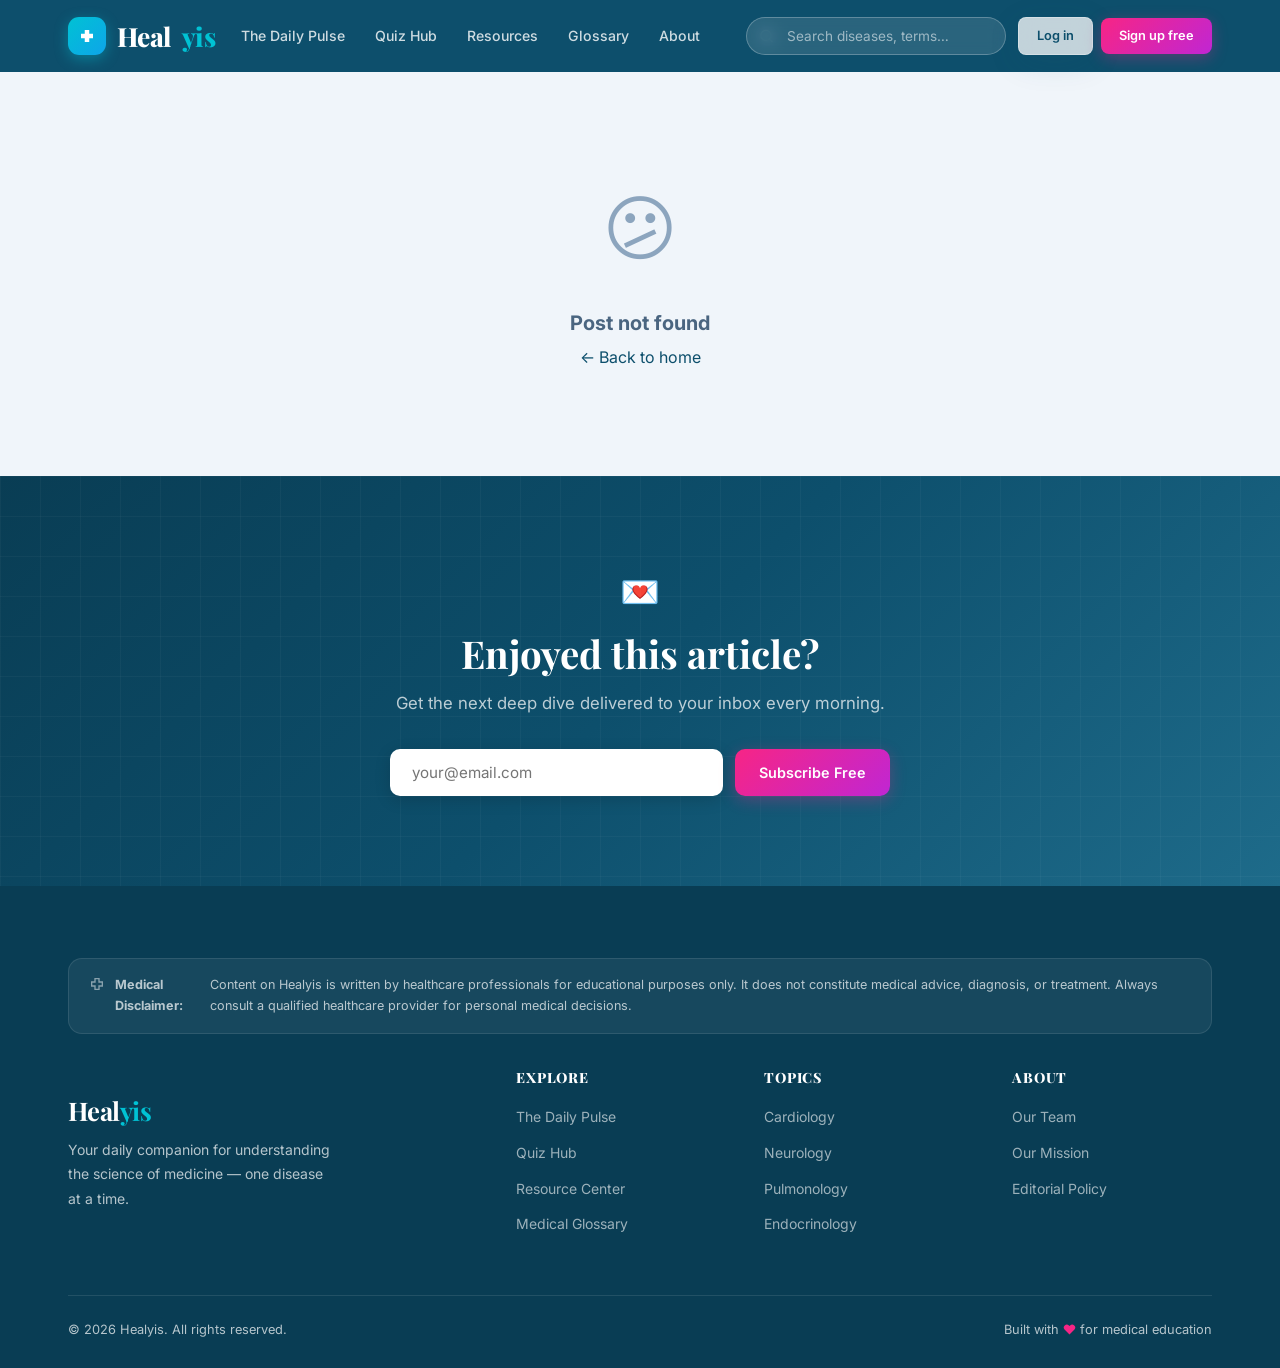
<file: post.html>
<!DOCTYPE html>
<html lang="en">
<head>
  <meta charset="UTF-8" />
  <meta name="viewport" content="width=device-width, initial-scale=1.0" />
  <title>Article | Healyis</title>
  <meta name="description" content="Deep dive medical articles written by clinicians." />
  <link rel="stylesheet" href="css/style.css" />
  <link rel="icon" type="image/svg+xml" href="data:image/svg+xml,%3Csvg xmlns='http://www.w3.org/2000/svg' viewBox='0 0 32 32'%3E%3Crect width='32' height='32' rx='8' fill='%230d4f6c'/%3E%3Cpath d='M13 8h6v5h5v6h-5v5h-6v-5H8v-6h5z' fill='%2300c2d4'/%3E%3C/svg%3E" />
  <link rel="preconnect" href="https://fonts.googleapis.com" crossorigin />
  <link rel="dns-prefetch" href="https://fonts.gstatic.com" />
  <script>if("serviceWorker"in navigator){window.addEventListener("load",()=>{navigator.serviceWorker.register("/sw.js").catch(()=>{})})}</script>
</head>
<body data-page="post">

  <!-- ── Navigation ── -->
  <nav class="navbar">
    <div class="container nav-inner">
      <a class="nav-logo" href="index.html">
        <div class="logo-mark"><svg viewBox="0 0 24 24" fill="none"><path d="M9 4h6v5h5v6h-5v5H9v-5H4V9h5z" fill="currentColor"/></svg></div>
        Heal<span>yis</span>
      </a>
      <ul class="nav-links">
        <li><a href="index.html">The Daily Pulse</a></li>
        <li><a href="quiz-hub.html">Quiz Hub</a></li>
        <li><a href="resource-center.html">Resources</a></li>
        <li><a href="glossary.html">Glossary</a></li>
        <li><a href="about.html">About</a></li>
      </ul>
      <div class="nav-spacer"></div>
      <div class="nav-search-wrap">
        <span class="search-icon"><svg viewBox="0 0 24 24" fill="none" stroke="currentColor" stroke-width="2" stroke-linecap="round"><circle cx="11" cy="11" r="8"/><path d="m21 21-4.35-4.35"/></svg></span>
        <input type="search" id="navSearch" class="nav-search" placeholder="Search diseases, terms…" autocomplete="off" />
        <div id="searchDropdown" class="search-results-dropdown hidden"></div>
      </div>
      <div id="navAuth" class="nav-auth"></div>
      <button class="nav-menu-btn" id="mobileMenuBtn" aria-label="Menu"><svg viewBox="0 0 24 24" fill="none" stroke="currentColor" stroke-width="2" stroke-linecap="round"><line x1="3" y1="6" x2="21" y2="6"/><line x1="3" y1="12" x2="21" y2="12"/><line x1="3" y1="18" x2="21" y2="18"/></svg></button>
    </div>
  </nav>

  <!-- ── Mobile Nav ── -->
  <div class="mobile-nav" id="mobileNav">
    <div class="mobile-nav-header">
      <a href="index.html" class="mobile-nav-logo">
        <div class="logo-mark" style="width:28px;height:28px;border-radius:8px"><svg viewBox="0 0 24 24" fill="none"><path d="M9 4h6v5h5v6h-5v5H9v-5H4V9h5z" fill="currentColor"/></svg></div>
        Healyis
      </a>
      <button id="mobileNavClose" class="mobile-nav-close" aria-label="Close"><svg viewBox="0 0 24 24" fill="none" stroke="currentColor" stroke-width="2" stroke-linecap="round"><line x1="18" y1="6" x2="6" y2="18"/><line x1="6" y1="6" x2="18" y2="18"/></svg></button>
    </div>
    <ul class="mobile-nav-links">
      <li><a href="index.html">The Daily Pulse</a></li>
      <li><a href="quiz-hub.html">Quiz Hub</a></li>
      <li><a href="resource-center.html">Resources</a></li>
      <li><a href="glossary.html">Glossary</a></li>
      <li><a href="about.html">About</a></li>
    </ul>
    <div class="mobile-nav-search">
      <svg viewBox="0 0 24 24" fill="none" stroke="currentColor" stroke-width="2" stroke-linecap="round"><circle cx="11" cy="11" r="8"/><path d="m21 21-4.35-4.35"/></svg>
      <input type="search" placeholder="Search diseases, terms…" oninput="document.getElementById('navSearch').value=this.value" />
    </div>
  </div>

  <!-- ── Post Content (rendered by JS) ── -->
  <div id="postContainer" style="padding-top:8px"></div>

  <!-- ── Newsletter ── -->
  <section class="newsletter-section" style="margin-top:0">
    <div class="container">
      <span style="font-size:2rem">💌</span>
      <h2 style="margin-top:12px">Enjoyed this article?</h2>
      <p>Get the next deep dive delivered to your inbox every morning.</p>
      <form id="newsletterForm" class="newsletter-form">
        <input type="email" class="newsletter-input" placeholder="your@email.com" required />
        <button type="submit" class="btn btn-accent">Subscribe Free</button>
      </form>
    </div>
  </section>

  <!-- ── Footer ── -->
  <footer class="footer">
    <div class="container">
      <div class="footer-disclaimer">
        <svg viewBox="0 0 24 24" width="16" height="16" fill="none" stroke="currentColor" stroke-width="2" stroke-linecap="round" style="flex-shrink:0;margin-top:1px"><path d="M9 4h6v5h5v6h-5v5H9v-5H4V9h5z"/></svg> <strong>Medical Disclaimer:</strong> Content on Healyis is written by healthcare professionals for educational purposes only. It does not constitute medical advice, diagnosis, or treatment. Always consult a qualified healthcare provider for personal medical decisions.
      </div>
      <div class="footer-grid">
        <div class="footer-brand">
          <h3>Heal<span>yis</span></h3>
          <p>Your daily companion for understanding the science of medicine — one disease at a time.</p>
        </div>
        <div class="footer-col">
          <h4>Explore</h4>
          <ul class="footer-links">
            <li><a href="index.html">The Daily Pulse</a></li>
            <li><a href="quiz-hub.html">Quiz Hub</a></li>
            <li><a href="resource-center.html">Resource Center</a></li>
            <li><a href="glossary.html">Medical Glossary</a></li>
          </ul>
        </div>
        <div class="footer-col">
          <h4>Topics</h4>
          <ul class="footer-links">
            <li><a href="index.html">Cardiology</a></li>
            <li><a href="index.html">Neurology</a></li>
            <li><a href="index.html">Pulmonology</a></li>
            <li><a href="index.html">Endocrinology</a></li>
          </ul>
        </div>
        <div class="footer-col">
          <h4>About</h4>
          <ul class="footer-links">
            <li><a href="about.html">Our Team</a></li>
            <li><a href="about.html">Our Mission</a></li>
            <li><a href="about.html">Editorial Policy</a></li>
          </ul>
        </div>
      </div>
      <div class="footer-bottom">
        <span>© 2026 Healyis. All rights reserved.</span>
        <span>Built with <svg viewBox="0 0 24 24" width="13" height="13" fill="#f72585" style="vertical-align:-2px"><path d="M20.84 4.61a5.5 5.5 0 00-7.78 0L12 5.67l-1.06-1.06a5.5 5.5 0 00-7.78 7.78l1.06 1.06L12 21.23l7.78-7.78 1.06-1.06a5.5 5.5 0 000-7.78z"/></svg> for medical education</span>
      </div>
    </div>
  </footer>

  <div class="toast-container"></div>

  <script src="js/data.js"></script>
  <script src="js/auth.js"></script>
  <script src="js/quiz-engine.js"></script>
  <script src="js/app.js"></script>
</body>
</html>
</file>
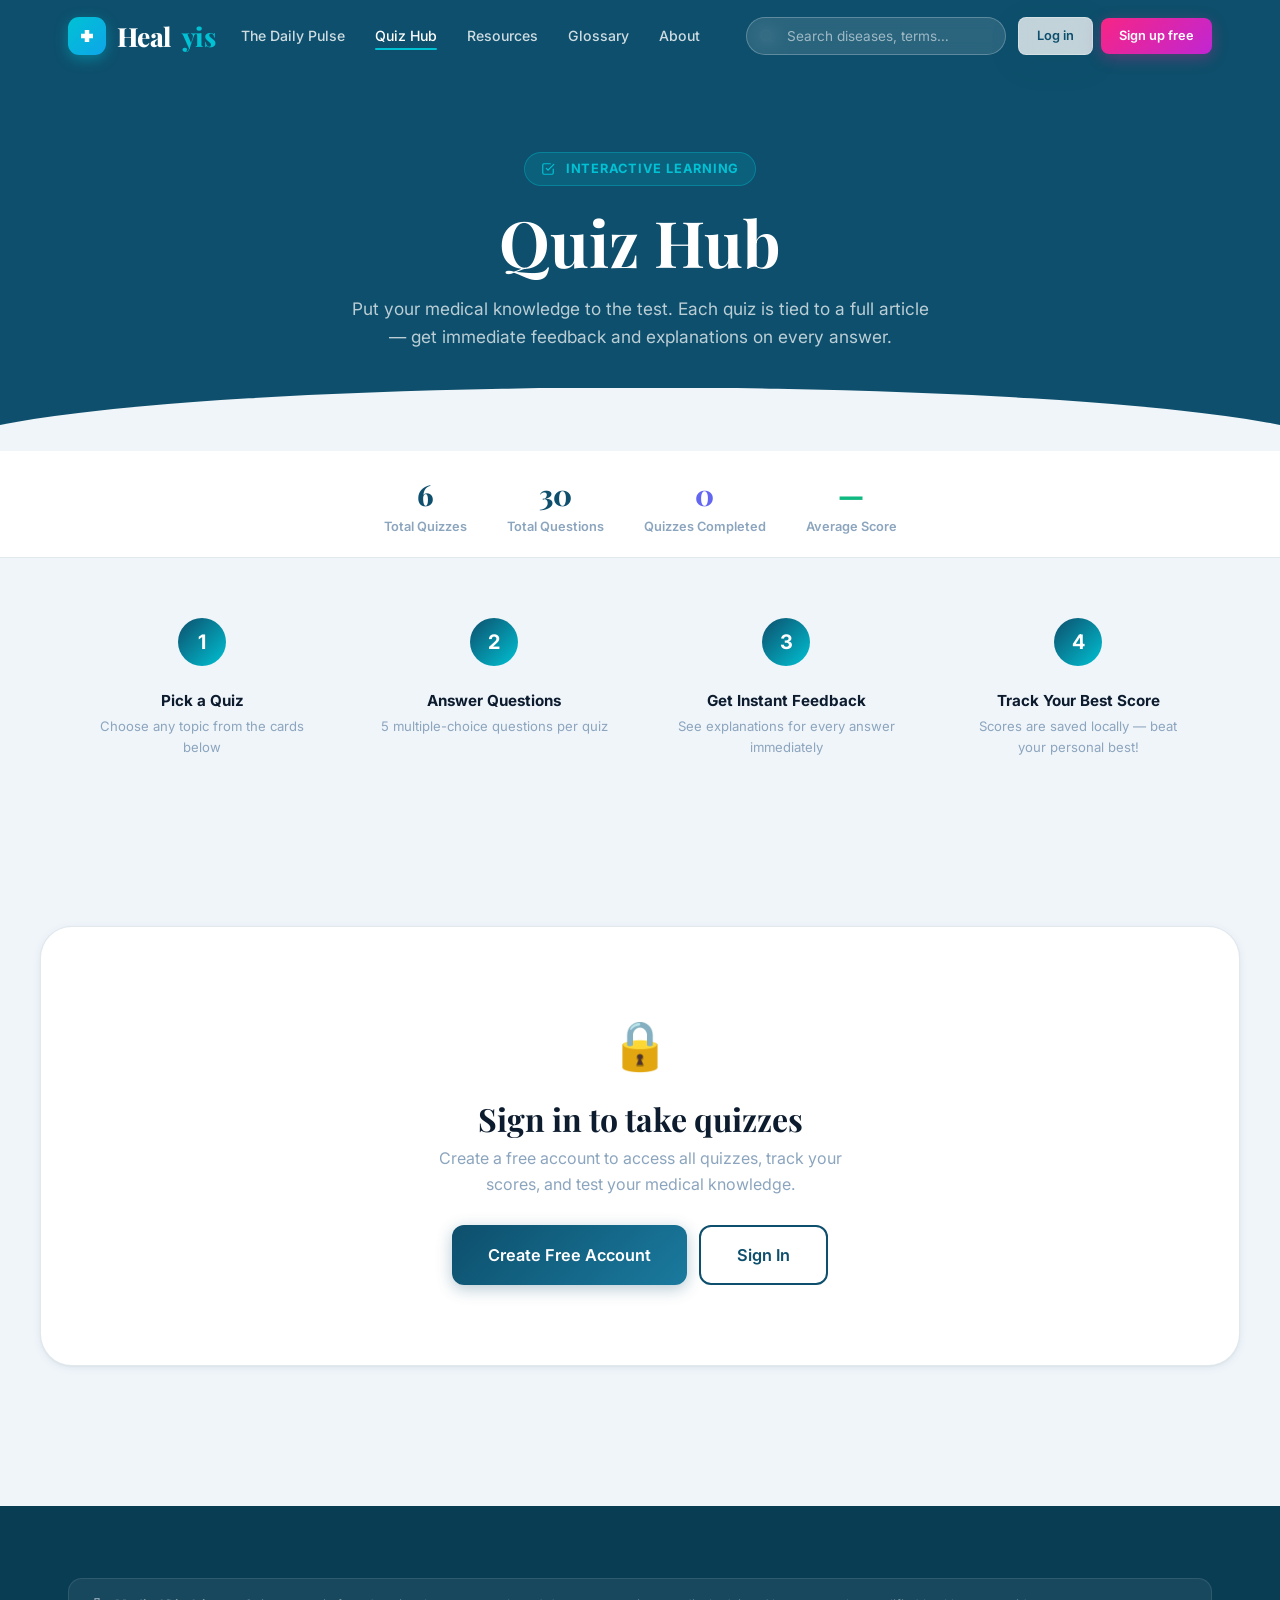
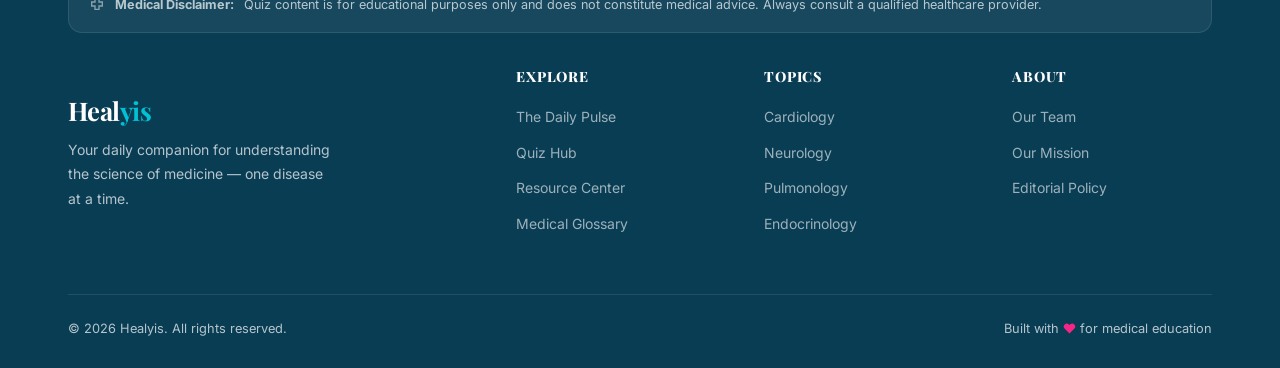
<file: quiz-hub.html>
<!DOCTYPE html>
<html lang="en">
<head>
  <meta charset="UTF-8" />
  <meta name="viewport" content="width=device-width, initial-scale=1.0" />
  <title>Quiz Hub | Healyis</title>
  <meta name="description" content="Test your medical knowledge with interactive quizzes on every disease we've covered." />
  <link rel="stylesheet" href="css/style.css" />
  <link rel="icon" type="image/svg+xml" href="data:image/svg+xml,%3Csvg xmlns='http://www.w3.org/2000/svg' viewBox='0 0 32 32'%3E%3Crect width='32' height='32' rx='8' fill='%230d4f6c'/%3E%3Cpath d='M13 8h6v5h5v6h-5v5h-6v-5H8v-6h5z' fill='%2300c2d4'/%3E%3C/svg%3E" />
  <link rel="preconnect" href="https://fonts.googleapis.com" crossorigin />
  <link rel="dns-prefetch" href="https://fonts.gstatic.com" />
  <script>if("serviceWorker"in navigator){window.addEventListener("load",()=>{navigator.serviceWorker.register("/sw.js").catch(()=>{})})}</script>
</head>
<body data-page="quiz-hub">

  <!-- ── Navigation ── -->
  <nav class="navbar">
    <div class="container nav-inner">
      <a class="nav-logo" href="index.html">
        <div class="logo-mark"><svg viewBox="0 0 24 24" fill="none"><path d="M9 4h6v5h5v6h-5v5H9v-5H4V9h5z" fill="currentColor"/></svg></div>
        Heal<span>yis</span>
      </a>
      <ul class="nav-links">
        <li><a href="index.html">The Daily Pulse</a></li>
        <li><a href="quiz-hub.html" class="active">Quiz Hub</a></li>
        <li><a href="resource-center.html">Resources</a></li>
        <li><a href="glossary.html">Glossary</a></li>
        <li><a href="about.html">About</a></li>
      </ul>
      <div class="nav-spacer"></div>
      <div class="nav-search-wrap">
        <span class="search-icon"><svg viewBox="0 0 24 24" fill="none" stroke="currentColor" stroke-width="2" stroke-linecap="round"><circle cx="11" cy="11" r="8"/><path d="m21 21-4.35-4.35"/></svg></span>
        <input type="search" id="navSearch" class="nav-search" placeholder="Search diseases, terms…" autocomplete="off" />
        <div id="searchDropdown" class="search-results-dropdown hidden"></div>
      </div>
      <div id="navAuth" class="nav-auth"></div>
      <button class="nav-menu-btn" id="mobileMenuBtn" aria-label="Menu"><svg viewBox="0 0 24 24" fill="none" stroke="currentColor" stroke-width="2" stroke-linecap="round"><line x1="3" y1="6" x2="21" y2="6"/><line x1="3" y1="12" x2="21" y2="12"/><line x1="3" y1="18" x2="21" y2="18"/></svg></button>
    </div>
  </nav>

  <!-- ── Mobile Nav ── -->
  <div class="mobile-nav" id="mobileNav">
    <div class="mobile-nav-header">
      <a href="index.html" class="mobile-nav-logo">
        <div class="logo-mark" style="width:28px;height:28px;border-radius:8px"><svg viewBox="0 0 24 24" fill="none"><path d="M9 4h6v5h5v6h-5v5H9v-5H4V9h5z" fill="currentColor"/></svg></div>
        Healyis
      </a>
      <button id="mobileNavClose" class="mobile-nav-close" aria-label="Close"><svg viewBox="0 0 24 24" fill="none" stroke="currentColor" stroke-width="2" stroke-linecap="round"><line x1="18" y1="6" x2="6" y2="18"/><line x1="6" y1="6" x2="18" y2="18"/></svg></button>
    </div>
    <ul class="mobile-nav-links">
      <li><a href="index.html">The Daily Pulse</a></li>
      <li><a href="quiz-hub.html" class="active">Quiz Hub</a></li>
      <li><a href="resource-center.html">Resources</a></li>
      <li><a href="glossary.html">Glossary</a></li>
      <li><a href="about.html">About</a></li>
    </ul>
    <div class="mobile-nav-search">
      <svg viewBox="0 0 24 24" fill="none" stroke="currentColor" stroke-width="2" stroke-linecap="round"><circle cx="11" cy="11" r="8"/><path d="m21 21-4.35-4.35"/></svg>
      <input type="search" placeholder="Search diseases, terms…" oninput="document.getElementById('navSearch').value=this.value" />
    </div>
  </div>

  <!-- ── Hero ── -->
  <section class="page-hero">
    <div class="container page-hero-inner">
      <div class="page-hero-badge"><svg viewBox="0 0 24 24" width="14" height="14" fill="none" stroke="currentColor" stroke-width="2" stroke-linecap="round" style="vertical-align:-2px;margin-right:5px"><path d="M9 11l3 3L22 4"/><path d="M21 12v7a2 2 0 01-2 2H5a2 2 0 01-2-2V5a2 2 0 012-2h11"/></svg>Interactive Learning</div>
      <h1>Quiz Hub</h1>
      <p>Put your medical knowledge to the test. Each quiz is tied to a full article — get immediate feedback and explanations on every answer.</p>
    </div>
  </section>

  <!-- ── Stats Bar ── -->
  <div style="background:var(--surface);border-bottom:1px solid var(--border);padding:20px 0">
    <div class="container">
      <div class="quiz-stats-bar">
        <div style="text-align:center">
          <div style="font-size:1.8rem;font-weight:800;color:var(--primary);font-family:'Playfair Display',serif">6</div>
          <div style="font-size:.8rem;color:var(--text-muted);font-weight:600">Total Quizzes</div>
        </div>
        <div style="text-align:center">
          <div style="font-size:1.8rem;font-weight:800;color:var(--primary);font-family:'Playfair Display',serif">30</div>
          <div style="font-size:.8rem;color:var(--text-muted);font-weight:600">Total Questions</div>
        </div>
        <div style="text-align:center">
          <div style="font-size:1.8rem;font-weight:800;color:var(--accent2);font-family:'Playfair Display',serif" id="quizzesCompletedStat">0</div>
          <div style="font-size:.8rem;color:var(--text-muted);font-weight:600">Quizzes Completed</div>
        </div>
        <div style="text-align:center">
          <div style="font-size:1.8rem;font-weight:800;color:var(--success);font-family:'Playfair Display',serif" id="avgScoreStat">—</div>
          <div style="font-size:.8rem;color:var(--text-muted);font-weight:600">Average Score</div>
        </div>
      </div>
    </div>
  </div>

  <!-- ── How It Works ── -->
  <div style="background:var(--bg);padding:40px 0">
    <div class="container">
      <div class="steps-grid">
        <div class="fade-up" style="padding:20px">
          <div class="step-num" style="margin:0 auto 10px">1</div>
          <h3 style="font-size:.95rem;margin-bottom:6px">Pick a Quiz</h3>
          <p style="font-size:.82rem;color:var(--text-muted);margin:0">Choose any topic from the cards below</p>
        </div>
        <div class="fade-up" style="padding:20px">
          <div class="step-num" style="margin:0 auto 10px">2</div>
          <h3 style="font-size:.95rem;margin-bottom:6px">Answer Questions</h3>
          <p style="font-size:.82rem;color:var(--text-muted);margin:0">5 multiple-choice questions per quiz</p>
        </div>
        <div class="fade-up" style="padding:20px">
          <div class="step-num" style="margin:0 auto 10px">3</div>
          <h3 style="font-size:.95rem;margin-bottom:6px">Get Instant Feedback</h3>
          <p style="font-size:.82rem;color:var(--text-muted);margin:0">See explanations for every answer immediately</p>
        </div>
        <div class="fade-up" style="padding:20px">
          <div class="step-num" style="margin:0 auto 10px">4</div>
          <h3 style="font-size:.95rem;margin-bottom:6px">Track Your Best Score</h3>
          <p style="font-size:.82rem;color:var(--text-muted);margin:0">Scores are saved locally — beat your personal best!</p>
        </div>
      </div>
    </div>
  </div>

  <!-- ── Auth Gate (shown when not logged in) ── -->
  <div class="container" id="authGate" style="display:none;padding:60px 0">
    <div class="auth-gate">
      <div style="font-size:3rem;margin-bottom:16px">🔒</div>
      <h2 style="margin-bottom:8px">Sign in to take quizzes</h2>
      <p style="color:var(--text-muted);margin-bottom:28px;max-width:420px;margin-left:auto;margin-right:auto">Create a free account to access all quizzes, track your scores, and test your medical knowledge.</p>
      <div style="display:flex;gap:12px;justify-content:center;flex-wrap:wrap">
        <a href="login.html?tab=register" class="btn btn-primary btn-lg">Create Free Account</a>
        <a href="login.html?next=%2Fquiz-hub.html" class="btn btn-outline btn-lg">Sign In</a>
      </div>
    </div>
  </div>

  <!-- ── Quiz Grid ── -->
  <div class="container" id="quizContent">
    <div class="section-header" style="padding-top:48px">
      <h2 class="section-title">📋 All Quizzes</h2>
      <span class="text-muted" style="font-size:.875rem">New quizzes added daily</span>
    </div>
    <div class="quiz-hub-grid" id="quizHubGrid">
      <!-- Populated by JS -->
    </div>
  </div>

  <!-- ── Quiz Modal ── -->
  <div class="modal-overlay" id="quizModal" onclick="if(event.target===this)QuizHub.closeModal()">
    <div class="modal">
      <div class="modal-header">
        <h2 id="quizModalTitle">Quiz</h2>
        <button class="modal-close" onclick="QuizHub.closeModal()">✕</button>
      </div>
      <div class="modal-body">
        <div id="quizModalBody"></div>
      </div>
    </div>
  </div>

  <!-- ── Footer ── -->
  <footer class="footer">
    <div class="container">
      <div class="footer-disclaimer">
        <svg viewBox="0 0 24 24" width="16" height="16" fill="none" stroke="currentColor" stroke-width="2" stroke-linecap="round" style="flex-shrink:0;margin-top:1px"><path d="M9 4h6v5h5v6h-5v5H9v-5H4V9h5z"/></svg> <strong>Medical Disclaimer:</strong> Quiz content is for educational purposes only and does not constitute medical advice. Always consult a qualified healthcare provider.
      </div>
      <div class="footer-grid">
        <div class="footer-brand">
          <h3>Heal<span>yis</span></h3>
          <p>Your daily companion for understanding the science of medicine — one disease at a time.</p>
        </div>
        <div class="footer-col">
          <h4>Explore</h4>
          <ul class="footer-links">
            <li><a href="index.html">The Daily Pulse</a></li>
            <li><a href="quiz-hub.html">Quiz Hub</a></li>
            <li><a href="resource-center.html">Resource Center</a></li>
            <li><a href="glossary.html">Medical Glossary</a></li>
          </ul>
        </div>
        <div class="footer-col">
          <h4>Topics</h4>
          <ul class="footer-links">
            <li><a href="index.html">Cardiology</a></li>
            <li><a href="index.html">Neurology</a></li>
            <li><a href="index.html">Pulmonology</a></li>
            <li><a href="index.html">Endocrinology</a></li>
          </ul>
        </div>
        <div class="footer-col">
          <h4>About</h4>
          <ul class="footer-links">
            <li><a href="about.html">Our Team</a></li>
            <li><a href="about.html">Our Mission</a></li>
            <li><a href="about.html">Editorial Policy</a></li>
          </ul>
        </div>
      </div>
      <div class="footer-bottom">
        <span>© 2026 Healyis. All rights reserved.</span>
        <span>Built with <svg viewBox="0 0 24 24" width="13" height="13" fill="#f72585" style="vertical-align:-2px"><path d="M20.84 4.61a5.5 5.5 0 00-7.78 0L12 5.67l-1.06-1.06a5.5 5.5 0 00-7.78 7.78l1.06 1.06L12 21.23l7.78-7.78 1.06-1.06a5.5 5.5 0 000-7.78z"/></svg> for medical education</span>
      </div>
    </div>
  </footer>

  <div class="toast-container"></div>

  <script src="js/data.js"></script>
  <script src="js/auth.js"></script>
  <script src="js/quiz-engine.js"></script>
  <script src="js/app.js"></script>
  <script>
    document.addEventListener('DOMContentLoaded', () => {
      // Show auth gate or quiz content based on login state
      if (!Auth.isLoggedIn()) {
        document.getElementById('authGate').style.display = 'block';
        document.getElementById('quizContent').style.display = 'none';
      }

      // Update stats from localStorage
      const scores = JSON.parse(localStorage.getItem('healyis_quiz_scores') || '{}');
      const completed = Object.keys(scores).length;
      const vals = Object.values(scores);
      document.getElementById('quizzesCompletedStat').textContent = completed;
      if (vals.length) {
        const avg = vals.reduce((a,b) => a+b, 0) / vals.length;
        document.getElementById('avgScoreStat').textContent = `${Math.round(avg)}/5`;
      }
    });
  </script>
</body>
</html>
</file>
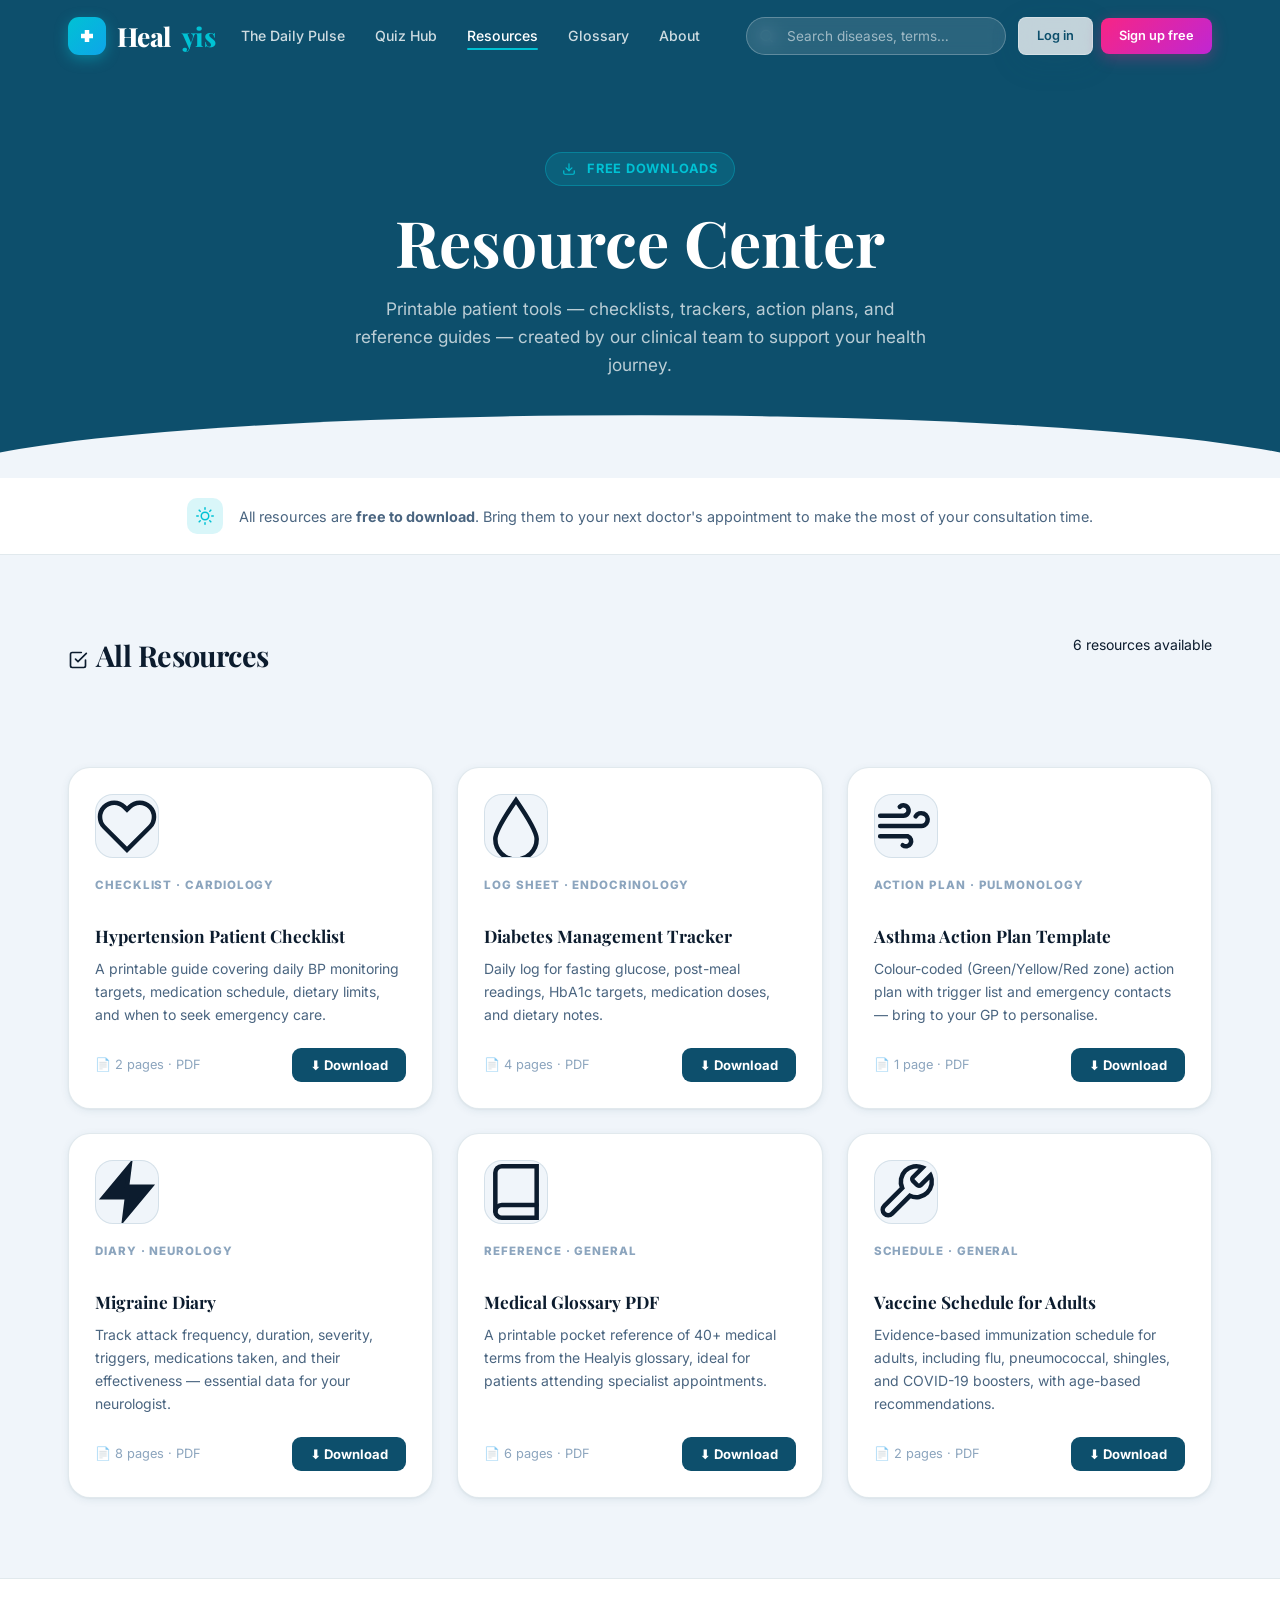
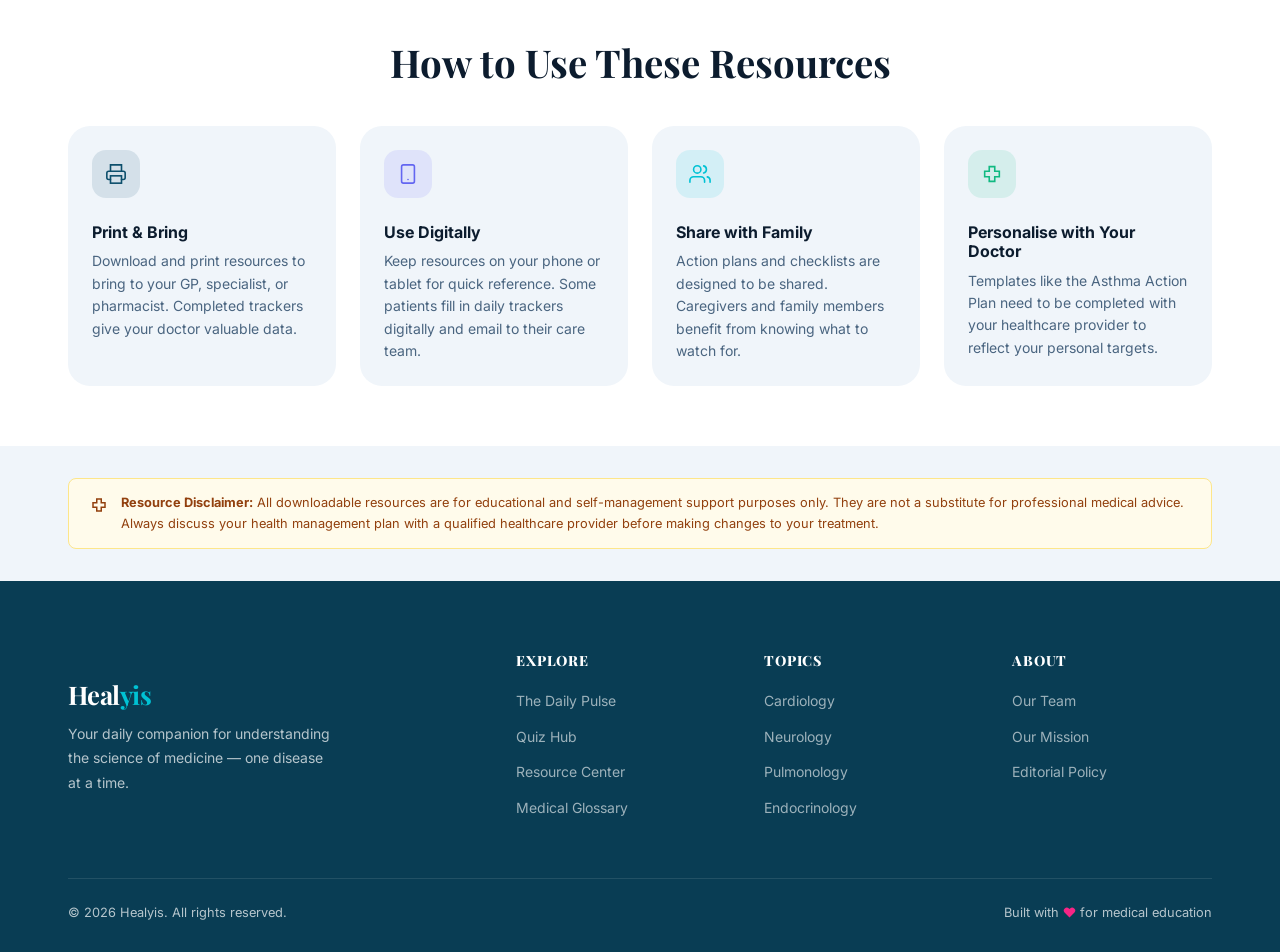
<file: resource-center.html>
<!DOCTYPE html>
<html lang="en">
<head>
  <meta charset="UTF-8" />
  <meta name="viewport" content="width=device-width, initial-scale=1.0" />
  <title>Resource Center | Healyis</title>
  <meta name="description" content="Download free patient checklists, action plans, trackers and guides from Healyis." />
  <link rel="stylesheet" href="css/style.css" />
  <link rel="icon" type="image/svg+xml" href="data:image/svg+xml,%3Csvg xmlns='http://www.w3.org/2000/svg' viewBox='0 0 32 32'%3E%3Crect width='32' height='32' rx='8' fill='%230d4f6c'/%3E%3Cpath d='M13 8h6v5h5v6h-5v5h-6v-5H8v-6h5z' fill='%2300c2d4'/%3E%3C/svg%3E" />
  <link rel="preconnect" href="https://fonts.googleapis.com" crossorigin />
  <link rel="dns-prefetch" href="https://fonts.gstatic.com" />
  <script>if("serviceWorker"in navigator){window.addEventListener("load",()=>{navigator.serviceWorker.register("/sw.js").catch(()=>{})})}</script>
</head>
<body data-page="resources">

  <!-- ── Navigation ── -->
  <nav class="navbar">
    <div class="container nav-inner">
      <a class="nav-logo" href="index.html">
        <div class="logo-mark"><svg viewBox="0 0 24 24" fill="none"><path d="M9 4h6v5h5v6h-5v5H9v-5H4V9h5z" fill="currentColor"/></svg></div>
        Heal<span>yis</span>
      </a>
      <ul class="nav-links">
        <li><a href="index.html">The Daily Pulse</a></li>
        <li><a href="quiz-hub.html">Quiz Hub</a></li>
        <li><a href="resource-center.html" class="active">Resources</a></li>
        <li><a href="glossary.html">Glossary</a></li>
        <li><a href="about.html">About</a></li>
      </ul>
      <div class="nav-spacer"></div>
      <div class="nav-search-wrap">
        <span class="search-icon"><svg viewBox="0 0 24 24" fill="none" stroke="currentColor" stroke-width="2" stroke-linecap="round"><circle cx="11" cy="11" r="8"/><path d="m21 21-4.35-4.35"/></svg></span>
        <input type="search" id="navSearch" class="nav-search" placeholder="Search diseases, terms…" autocomplete="off" />
        <div id="searchDropdown" class="search-results-dropdown hidden"></div>
      </div>
      <div id="navAuth" class="nav-auth"></div>
      <button class="nav-menu-btn" id="mobileMenuBtn" aria-label="Menu"><svg viewBox="0 0 24 24" fill="none" stroke="currentColor" stroke-width="2" stroke-linecap="round"><line x1="3" y1="6" x2="21" y2="6"/><line x1="3" y1="12" x2="21" y2="12"/><line x1="3" y1="18" x2="21" y2="18"/></svg></button>
    </div>
  </nav>

  <!-- ── Mobile Nav ── -->
  <div class="mobile-nav" id="mobileNav">
    <div class="mobile-nav-header">
      <a href="index.html" class="mobile-nav-logo">
        <div class="logo-mark" style="width:28px;height:28px;border-radius:8px"><svg viewBox="0 0 24 24" fill="none"><path d="M9 4h6v5h5v6h-5v5H9v-5H4V9h5z" fill="currentColor"/></svg></div>
        Healyis
      </a>
      <button id="mobileNavClose" class="mobile-nav-close" aria-label="Close"><svg viewBox="0 0 24 24" fill="none" stroke="currentColor" stroke-width="2" stroke-linecap="round"><line x1="18" y1="6" x2="6" y2="18"/><line x1="6" y1="6" x2="18" y2="18"/></svg></button>
    </div>
    <ul class="mobile-nav-links">
      <li><a href="index.html">The Daily Pulse</a></li>
      <li><a href="quiz-hub.html">Quiz Hub</a></li>
      <li><a href="resource-center.html" class="active">Resources</a></li>
      <li><a href="glossary.html">Glossary</a></li>
      <li><a href="about.html">About</a></li>
    </ul>
    <div class="mobile-nav-search">
      <svg viewBox="0 0 24 24" fill="none" stroke="currentColor" stroke-width="2" stroke-linecap="round"><circle cx="11" cy="11" r="8"/><path d="m21 21-4.35-4.35"/></svg>
      <input type="search" placeholder="Search diseases, terms…" oninput="document.getElementById('navSearch').value=this.value" />
    </div>
  </div>

  <!-- ── Hero ── -->
  <section class="page-hero">
    <div class="container page-hero-inner">
      <div class="page-hero-badge"><svg viewBox="0 0 24 24" width="14" height="14" fill="none" stroke="currentColor" stroke-width="2" stroke-linecap="round" style="vertical-align:-2px;margin-right:5px"><path d="M21 15v4a2 2 0 01-2 2H5a2 2 0 01-2-2v-4"/><polyline points="7 10 12 15 17 10"/><line x1="12" y1="15" x2="12" y2="3"/></svg>Free Downloads</div>
      <h1>Resource Center</h1>
      <p>Printable patient tools — checklists, trackers, action plans, and reference guides — created by our clinical team to support your health journey.</p>
    </div>
  </section>

  <!-- ── Callout Banner ── -->
  <div style="background:var(--surface);border-bottom:1px solid var(--border);padding:20px 0">
    <div class="container">
      <div style="display:flex;align-items:center;gap:16px;flex-wrap:wrap;justify-content:center;text-align:center">
        <span style="display:flex;align-items:center;justify-content:center;width:36px;height:36px;background:color-mix(in srgb,var(--accent) 15%,transparent);border-radius:10px;flex-shrink:0"><svg viewBox="0 0 24 24" width="18" height="18" fill="none" stroke="var(--accent)" stroke-width="2" stroke-linecap="round"><circle cx="12" cy="12" r="5"/><line x1="12" y1="1" x2="12" y2="3"/><line x1="12" y1="21" x2="12" y2="23"/><line x1="4.22" y1="4.22" x2="5.64" y2="5.64"/><line x1="18.36" y1="18.36" x2="19.78" y2="19.78"/><line x1="1" y1="12" x2="3" y2="12"/><line x1="21" y1="12" x2="23" y2="12"/><line x1="4.22" y1="19.78" x2="5.64" y2="18.36"/><line x1="18.36" y1="5.64" x2="19.78" y2="4.22"/></svg></span>
        <p style="margin:0;font-size:.9rem;color:var(--text-light)">
          All resources are <strong>free to download</strong>. Bring them to your next doctor's appointment to make the most of your consultation time.
        </p>
      </div>
    </div>
  </div>

  <!-- ── Resources Grid ── -->
  <div class="container">
    <div class="section-header" style="padding-top:48px">
      <h2 class="section-title"><svg viewBox="0 0 24 24" width="20" height="20" fill="none" stroke="currentColor" stroke-width="2" stroke-linecap="round" style="vertical-align:-3px;margin-right:8px"><path d="M9 11l3 3L22 4"/><path d="M21 12v7a2 2 0 01-2 2H5a2 2 0 01-2-2V5a2 2 0 012-2h11"/></svg>All Resources</h2>
      <span class="text-muted" style="font-size:.875rem">6 resources available</span>
    </div>
    <div class="resources-grid" id="resourcesGrid">
      <!-- Populated by JS -->
    </div>
  </div>

  <!-- ── Tips Section ── -->
  <section style="background:var(--surface);padding:60px 0;margin-top:0;border-top:1px solid var(--border)">
    <div class="container">
      <h2 style="text-align:center;margin-top:0;margin-bottom:40px">How to Use These Resources</h2>
      <div class="tips-grid">
        <div class="fade-up" style="background:var(--bg);border-radius:var(--radius-lg);padding:24px">
          <div class="feature-icon-wrap" style="--c:#0d4f6c;margin-bottom:12px"><svg viewBox="0 0 24 24" fill="none" stroke="currentColor" stroke-width="1.75" stroke-linecap="round"><polyline points="6 9 6 2 18 2 18 9"/><path d="M6 18H4a2 2 0 01-2-2v-5a2 2 0 012-2h16a2 2 0 012 2v5a2 2 0 01-2 2h-2"/><rect x="6" y="14" width="12" height="8"/></svg></div>
          <h3 style="font-size:1rem;margin-bottom:8px">Print & Bring</h3>
          <p style="font-size:.875rem;color:var(--text-light);margin:0">Download and print resources to bring to your GP, specialist, or pharmacist. Completed trackers give your doctor valuable data.</p>
        </div>
        <div class="fade-up" style="background:var(--bg);border-radius:var(--radius-lg);padding:24px">
          <div class="feature-icon-wrap" style="--c:#6366f1;margin-bottom:12px"><svg viewBox="0 0 24 24" fill="none" stroke="currentColor" stroke-width="1.75" stroke-linecap="round"><rect x="5" y="2" width="14" height="20" rx="2" ry="2"/><line x1="12" y1="18" x2="12.01" y2="18"/></svg></div>
          <h3 style="font-size:1rem;margin-bottom:8px">Use Digitally</h3>
          <p style="font-size:.875rem;color:var(--text-light);margin:0">Keep resources on your phone or tablet for quick reference. Some patients fill in daily trackers digitally and email to their care team.</p>
        </div>
        <div class="fade-up" style="background:var(--bg);border-radius:var(--radius-lg);padding:24px">
          <div class="feature-icon-wrap" style="--c:#00c2d4;margin-bottom:12px"><svg viewBox="0 0 24 24" fill="none" stroke="currentColor" stroke-width="1.75" stroke-linecap="round"><path d="M17 21v-2a4 4 0 00-4-4H5a4 4 0 00-4 4v2"/><circle cx="9" cy="7" r="4"/><path d="M23 21v-2a4 4 0 00-3-3.87"/><path d="M16 3.13a4 4 0 010 7.75"/></svg></div>
          <h3 style="font-size:1rem;margin-bottom:8px">Share with Family</h3>
          <p style="font-size:.875rem;color:var(--text-light);margin:0">Action plans and checklists are designed to be shared. Caregivers and family members benefit from knowing what to watch for.</p>
        </div>
        <div class="fade-up" style="background:var(--bg);border-radius:var(--radius-lg);padding:24px">
          <div class="feature-icon-wrap" style="--c:#10b981;margin-bottom:12px"><svg viewBox="0 0 24 24" fill="none" stroke="currentColor" stroke-width="1.75" stroke-linecap="round"><path d="M9 4h6v5h5v6h-5v5H9v-5H4V9h5z"/></svg></div>
          <h3 style="font-size:1rem;margin-bottom:8px">Personalise with Your Doctor</h3>
          <p style="font-size:.875rem;color:var(--text-light);margin:0">Templates like the Asthma Action Plan need to be completed with your healthcare provider to reflect your personal targets.</p>
        </div>
      </div>
    </div>
  </section>

  <!-- ── Disclaimer ── -->
  <div style="background:var(--bg);padding:32px 0">
    <div class="container">
      <div class="medical-disclaimer">
        <span class="disclaimer-icon"><svg viewBox="0 0 24 24" width="18" height="18" fill="none" stroke="currentColor" stroke-width="2" stroke-linecap="round"><path d="M9 4h6v5h5v6h-5v5H9v-5H4V9h5z"/></svg></span>
        <span><strong>Resource Disclaimer:</strong> All downloadable resources are for educational and self-management support purposes only. They are not a substitute for professional medical advice. Always discuss your health management plan with a qualified healthcare provider before making changes to your treatment.</span>
      </div>
    </div>
  </div>

  <!-- ── Footer ── -->
  <footer class="footer">
    <div class="container">
      <div class="footer-grid">
        <div class="footer-brand">
          <h3>Heal<span>yis</span></h3>
          <p>Your daily companion for understanding the science of medicine — one disease at a time.</p>
        </div>
        <div class="footer-col">
          <h4>Explore</h4>
          <ul class="footer-links">
            <li><a href="index.html">The Daily Pulse</a></li>
            <li><a href="quiz-hub.html">Quiz Hub</a></li>
            <li><a href="resource-center.html">Resource Center</a></li>
            <li><a href="glossary.html">Medical Glossary</a></li>
          </ul>
        </div>
        <div class="footer-col">
          <h4>Topics</h4>
          <ul class="footer-links">
            <li><a href="index.html">Cardiology</a></li>
            <li><a href="index.html">Neurology</a></li>
            <li><a href="index.html">Pulmonology</a></li>
            <li><a href="index.html">Endocrinology</a></li>
          </ul>
        </div>
        <div class="footer-col">
          <h4>About</h4>
          <ul class="footer-links">
            <li><a href="about.html">Our Team</a></li>
            <li><a href="about.html">Our Mission</a></li>
            <li><a href="about.html">Editorial Policy</a></li>
          </ul>
        </div>
      </div>
      <div class="footer-bottom">
        <span>© 2026 Healyis. All rights reserved.</span>
        <span>Built with <svg viewBox="0 0 24 24" width="13" height="13" fill="#f72585" style="vertical-align:-2px"><path d="M20.84 4.61a5.5 5.5 0 00-7.78 0L12 5.67l-1.06-1.06a5.5 5.5 0 00-7.78 7.78l1.06 1.06L12 21.23l7.78-7.78 1.06-1.06a5.5 5.5 0 000-7.78z"/></svg> for medical education</span>
      </div>
    </div>
  </footer>

  <div class="toast-container"></div>

  <script src="js/data.js"></script>
  <script src="js/auth.js"></script>
  <script src="js/quiz-engine.js"></script>
  <script src="js/app.js"></script>
</body>
</html>
</file>
<file: css/style.css>
/* ═══════════════════════════════════════════════
   Healyis v2 — Premium Design System
   ═══════════════════════════════════════════════ */
@import url('https://fonts.googleapis.com/css2?family=Playfair+Display:ital,wght@0,600;0,700;0,800;1,600&family=Inter:wght@300;400;500;600;700;800&display=swap');

:root{
  --primary:#0d4f6c;--primary-dark:#093d54;--primary-light:#1a7a9e;
  --accent:#00c2d4;--accent2:#6366f1;--accent3:#f72585;
  --success:#10b981;--danger:#ef4444;--warning:#f59e0b;
  --bg:#f0f5fa;--surface:#fff;--surface2:#f1f7fc;
  --border:rgba(13,79,108,.12);--border-strong:rgba(13,79,108,.25);
  --text:#0c1c2e;--text-light:#4a6580;--text-muted:#8ca5be;
  --shadow-xs:0 1px 2px rgba(0,0,0,.05);
  --shadow-sm:0 2px 8px rgba(13,79,108,.08),0 1px 2px rgba(0,0,0,.04);
  --shadow:0 8px 24px rgba(13,79,108,.12),0 2px 6px rgba(0,0,0,.06);
  --shadow-lg:0 24px 64px rgba(13,79,108,.18),0 8px 24px rgba(0,0,0,.08);
  --shadow-xl:0 40px 80px rgba(13,79,108,.22),0 16px 40px rgba(0,0,0,.1);
  --radius-sm:8px;--radius:14px;--radius-lg:22px;--radius-xl:32px;
  --nav-h:72px;
  --ease:cubic-bezier(.4,0,.2,1);--ease-spring:cubic-bezier(.34,1.56,.64,1);--ease-out:cubic-bezier(0,0,.2,1);
  --t-fast:.15s;--t:.25s;--t-slow:.45s;
}
*,*::before,*::after{box-sizing:border-box;margin:0;padding:0}
html{scroll-behavior:smooth;font-size:16px}
body{font-family:'Inter',system-ui,sans-serif;background:var(--bg);color:var(--text);line-height:1.6;-webkit-font-smoothing:antialiased;overflow-x:hidden}
img{max-width:100%;display:block}
a{color:var(--primary);text-decoration:none;transition:color var(--t) var(--ease)}
a:hover{color:var(--accent)}
ul,ol{padding-left:1.5em}
button,input,textarea,select{font-family:inherit}

/* Scroll progress */
#scrollProgress{position:fixed;top:0;left:0;right:0;height:3px;z-index:9999;background:linear-gradient(90deg,var(--accent),var(--accent2),var(--accent3));transform-origin:left;transform:scaleX(0);transition:transform .1s linear;box-shadow:0 0 10px rgba(0,194,212,.5)}

/* Typography */
h1,h2,h3,h4{font-family:'Playfair Display',serif;line-height:1.2;color:var(--text)}
h1{font-size:clamp(2.2rem,5.5vw,4rem)}
h2{font-size:clamp(1.5rem,3vw,2.4rem);margin:2.2rem 0 .9rem}
h3{font-size:1.25rem;margin:1.6rem 0 .6rem;font-family:'Inter',sans-serif;font-weight:700}
p{margin-bottom:1rem}

/* Utilities */
.container{max-width:1200px;margin:0 auto;padding:0 28px}
.text-center{text-align:center}
.hidden{display:none!important}
.gradient-text{background:linear-gradient(135deg,var(--primary),var(--accent));-webkit-background-clip:text;-webkit-text-fill-color:transparent;background-clip:text}
.gradient-text-2{background:linear-gradient(135deg,var(--accent2),var(--accent3));-webkit-background-clip:text;-webkit-text-fill-color:transparent;background-clip:text}
.tag{display:inline-flex;align-items:center;gap:4px;font-size:.72rem;font-weight:700;text-transform:uppercase;letter-spacing:.06em;padding:4px 12px;border-radius:50px;background:var(--surface2);color:var(--primary);border:1px solid var(--border);transition:all var(--t)}
.tag.cardiology{background:#dbeafe;color:#1d4ed8;border-color:#bfdbfe}
.tag.neurology{background:#ede9fe;color:#6d28d9;border-color:#ddd6fe}
.tag.pulmonology{background:#d1fae5;color:#065f46;border-color:#a7f3d0}
.tag.endocrinology{background:#fce7f3;color:#9d174d;border-color:#fbcfe8}
.tag.general{background:#f1f5f9;color:#475569;border-color:#e2e8f0}

/* ── Buttons ── */
.btn{display:inline-flex;align-items:center;justify-content:center;gap:8px;padding:11px 24px;border-radius:10px;font-size:.9rem;font-weight:600;cursor:pointer;border:none;transition:all var(--t) var(--ease);white-space:nowrap;position:relative;overflow:hidden;text-decoration:none}
.btn::after{content:'';position:absolute;inset:0;background:linear-gradient(105deg,transparent 40%,rgba(255,255,255,.3) 50%,transparent 60%);transform:translateX(-100%);transition:transform .5s var(--ease)}
.btn:hover::after{transform:translateX(100%)}
.btn-primary{background:linear-gradient(135deg,var(--primary),var(--primary-light));color:#fff;box-shadow:0 4px 16px rgba(13,79,108,.3)}
.btn-primary:hover{transform:translateY(-2px);box-shadow:0 8px 24px rgba(13,79,108,.4);color:#fff}
.btn-accent{background:linear-gradient(135deg,var(--accent3),#c026d3);color:#fff;box-shadow:0 4px 16px rgba(247,37,133,.3)}
.btn-accent:hover{transform:translateY(-2px);box-shadow:0 8px 24px rgba(247,37,133,.45);color:#fff}
.btn-glass{background:rgba(255,255,255,.75);backdrop-filter:blur(12px);border:1px solid rgba(255,255,255,.5);color:var(--primary);box-shadow:0 8px 32px rgba(13,79,108,.12)}
.btn-glass:hover{background:rgba(255,255,255,.9);transform:translateY(-2px);color:var(--primary)}
.btn-outline{background:transparent;border:2px solid var(--primary);color:var(--primary)}
.btn-outline:hover{background:var(--primary);color:#fff;transform:translateY(-2px)}
.btn-ghost{background:transparent;color:var(--text-light);padding:9px 18px}
.btn-ghost:hover{background:var(--surface2);color:var(--text)}
.btn-danger{background:linear-gradient(135deg,#ef4444,#dc2626);color:#fff}
.btn-danger:hover{transform:translateY(-2px);box-shadow:0 4px 16px rgba(239,68,68,.35);color:#fff}
.btn-sm{padding:8px 18px;font-size:.8rem;border-radius:8px}
.btn-lg{padding:15px 36px;font-size:1.02rem;border-radius:12px}
.btn-xl{padding:18px 44px;font-size:1.1rem;border-radius:14px}
.btn:active{transform:translateY(0) scale(.98)}
.icon-btn{width:40px;height:40px;border-radius:10px;background:var(--surface2);border:1px solid var(--border);display:inline-flex;align-items:center;justify-content:center;cursor:pointer;font-size:1rem;transition:all var(--t)}
.icon-btn:hover{background:var(--primary);color:#fff;transform:scale(1.08)}

/* ── Navigation ── */
.navbar{position:sticky;top:0;z-index:1000;height:var(--nav-h);display:flex;align-items:stretch;transition:background .3s ease,box-shadow .3s ease,border-color .3s ease;background:var(--primary)}
.navbar.solid{background:var(--primary)}
.navbar.scrolled{background:rgba(255,255,255,.88);backdrop-filter:blur(20px) saturate(1.8);border-bottom:1px solid var(--border);box-shadow:0 4px 24px rgba(13,79,108,.08)}
.nav-inner{display:flex;align-items:center;gap:12px;width:100%;height:100%}
.nav-logo{display:flex;align-items:center;gap:11px;font-family:'Playfair Display',serif;font-size:1.65rem;font-weight:800;color:#fff;text-decoration:none;flex-shrink:0;letter-spacing:-.02em;transition:opacity var(--t)}
.nav-logo:hover{opacity:.85;color:#fff}
.navbar.scrolled .nav-logo{color:var(--primary)}
.nav-logo span{color:var(--accent)}
/* SVG logo mark — replaces emoji logo-icon */
.logo-mark{width:38px;height:38px;background:linear-gradient(135deg,var(--accent),#0ea5e9);border-radius:11px;display:flex;align-items:center;justify-content:center;box-shadow:0 4px 14px rgba(0,194,212,.4);flex-shrink:0;animation:logoPulse 3s ease-in-out infinite;color:#fff}
.logo-mark svg{width:18px;height:18px}
.navbar.scrolled .logo-mark{box-shadow:0 4px 14px rgba(0,194,212,.25)}
@keyframes logoPulse{0%,100%{box-shadow:0 4px 14px rgba(0,194,212,.4)}50%{box-shadow:0 4px 22px rgba(0,194,212,.65)}}
.nav-links{display:flex;align-items:center;list-style:none;padding:0;margin:0;gap:2px}
.nav-links a{position:relative;color:rgba(255,255,255,.8);font-size:.88rem;font-weight:500;padding:8px 14px;border-radius:8px;text-decoration:none;transition:all var(--t)}
.nav-links a::after{content:'';position:absolute;bottom:2px;left:14px;right:14px;height:2px;border-radius:1px;background:var(--accent);transform:scaleX(0);transition:transform var(--t) var(--ease-spring)}
.nav-links a:hover,.nav-links a.active{color:#fff;background:none}
.nav-links a.active::after{transform:scaleX(1)}
.navbar.scrolled .nav-links a{color:var(--text-light)}
.navbar.scrolled .nav-links a:hover{color:var(--primary);background:none}
.navbar.scrolled .nav-links a.active{color:var(--primary);background:none}
.nav-spacer{flex:1}
.nav-search-wrap{position:relative;max-width:260px;width:100%;display:flex;align-items:center}
.nav-search{width:100%;height:38px;padding:0 16px 0 40px;border:1.5px solid rgba(255,255,255,.25);border-radius:24px;background:rgba(255,255,255,.12);color:#fff;font-size:.85rem;outline:none;transition:all var(--t);backdrop-filter:blur(8px)}
.nav-search::placeholder{color:rgba(255,255,255,.55)}
.nav-search:focus{background:rgba(255,255,255,.22);border-color:rgba(255,255,255,.5);box-shadow:0 0 0 4px rgba(0,194,212,.2)}
.navbar.scrolled .nav-search{border-color:var(--border);background:var(--surface2);color:var(--text)}
.navbar.scrolled .nav-search::placeholder{color:var(--text-muted)}
.search-icon{position:absolute;left:13px;top:50%;transform:translateY(-50%);color:rgba(255,255,255,.6);pointer-events:none;display:flex;align-items:center}
.search-icon svg{width:15px;height:15px}
.navbar.scrolled .search-icon{color:var(--text-muted)}
.search-results-dropdown{position:absolute;top:calc(100% + 10px);left:0;right:0;background:var(--surface);border-radius:var(--radius);box-shadow:var(--shadow-lg);border:1px solid var(--border);z-index:9999;overflow:hidden;max-height:420px;overflow-y:auto;animation:dropdownIn .2s var(--ease-spring)}
.search-result-item{display:flex;align-items:center;gap:12px;padding:12px 16px;cursor:pointer;transition:background var(--t-fast);border-bottom:1px solid var(--border);text-decoration:none;color:var(--text)}
.search-result-item:hover{background:var(--bg)}
.search-result-item:last-child{border-bottom:none}
.search-result-icon{width:36px;height:36px;border-radius:8px;display:flex;align-items:center;justify-content:center;flex-shrink:0;background:var(--primary);padding:7px;box-sizing:border-box}
.search-result-icon svg{width:100%;height:100%}
.search-result-info h4{font-family:'Inter';font-size:.85rem;font-weight:600;margin:0 0 2px}
.search-result-info p{font-size:.75rem;color:var(--text-muted);margin:0}
.nav-auth{display:flex;align-items:center;gap:8px;flex-shrink:0}
.nav-user-wrap{position:relative}
.nav-user-pill{display:flex;align-items:center;gap:8px;padding:5px 10px 5px 5px;background:rgba(255,255,255,.14);border-radius:50px;cursor:pointer;transition:all var(--t);border:1px solid rgba(255,255,255,.2)}
.nav-user-pill:hover{background:rgba(255,255,255,.24)}
.navbar.scrolled .nav-user-pill{background:var(--surface2);border-color:var(--border)}
.nav-avatar{width:30px;height:30px;border-radius:50%;background:linear-gradient(135deg,var(--accent),var(--accent2));display:flex;align-items:center;justify-content:center;font-size:.68rem;font-weight:700;color:#fff;flex-shrink:0;letter-spacing:.02em}
.nav-user-name{font-size:.82rem;font-weight:600;color:rgba(255,255,255,.9)}
.navbar.scrolled .nav-user-name{color:var(--text)}
.nav-chevron{display:flex;align-items:center;color:rgba(255,255,255,.6);transition:transform var(--t-fast)}
.nav-chevron svg{width:14px;height:14px}
.navbar.scrolled .nav-chevron{color:var(--text-muted)}
.nav-user-pill:hover .nav-chevron{transform:rotate(180deg)}
/* Dropdown */
.nav-dropdown{position:absolute;top:calc(100% + 8px);right:0;background:var(--surface);border-radius:var(--radius);box-shadow:var(--shadow-lg);border:1px solid var(--border);width:220px;overflow:hidden;z-index:9999;animation:dropdownIn .18s var(--ease-spring)}
.nav-dropdown-header{padding:14px 16px;border-bottom:1px solid var(--border);background:var(--bg)}
.nav-dropdown-name{font-weight:700;font-size:.875rem;color:var(--text)}
.nav-dropdown-email{font-size:.75rem;color:var(--text-muted);margin-top:2px}
.nav-dropdown-item{display:flex;align-items:center;gap:10px;width:100%;padding:11px 16px;font-size:.875rem;color:var(--text-light);background:none;border:none;cursor:pointer;text-decoration:none;text-align:left;transition:all var(--t-fast);font-family:inherit}
.nav-dropdown-item svg{width:15px;height:15px;flex-shrink:0;color:var(--text-muted)}
.nav-dropdown-item:hover{background:var(--bg);color:var(--text)}
.nav-dropdown-item:hover svg{color:var(--primary)}
.nav-dropdown-divider{height:1px;background:var(--border);margin:3px 0}
.nav-dropdown-logout{color:var(--danger)}
.nav-dropdown-logout svg{color:var(--danger)}
.nav-dropdown-logout:hover{background:rgba(239,68,68,.06);color:var(--danger)}

/* ── Keyframes ── */
@keyframes fadeUp{from{opacity:0;transform:translateY(28px)}to{opacity:1;transform:translateY(0)}}
@keyframes fadeIn{from{opacity:0}to{opacity:1}}
@keyframes scaleIn{from{opacity:0;transform:scale(.92)}to{opacity:1;transform:scale(1)}}
@keyframes slideInLeft{from{opacity:0;transform:translateX(-24px)}to{opacity:1;transform:translateX(0)}}
@keyframes slideInRight{from{opacity:0;transform:translateX(24px)}to{opacity:1;transform:translateX(0)}}
@keyframes float{0%,100%{transform:translateY(0) rotate(0deg)}33%{transform:translateY(-18px) rotate(2deg)}66%{transform:translateY(-8px) rotate(-1deg)}}
@keyframes gradientShift{0%{background-position:0% 50%}50%{background-position:100% 50%}100%{background-position:0% 50%}}
@keyframes blobMove{0%,100%{border-radius:60% 40% 30% 70%/60% 30% 70% 40%}50%{border-radius:30% 60% 70% 40%/50% 60% 30% 60%}}
@keyframes shimmer{from{transform:translateX(-100%)}to{transform:translateX(100%)}}
@keyframes pulse{0%,100%{opacity:1}50%{opacity:.4}}
@keyframes spin{from{transform:rotate(0deg)}to{transform:rotate(360deg)}}
@keyframes slideUp{from{opacity:0;transform:translateY(16px)}to{opacity:1;transform:translateY(0)}}
@keyframes borderGlow{0%,100%{box-shadow:0 0 0 0 rgba(0,194,212,0)}50%{box-shadow:0 0 0 6px rgba(0,194,212,.2)}}
@keyframes toastOut{to{opacity:0;transform:translateX(120%)}}
@keyframes dropdownIn{from{opacity:0;transform:translateY(-8px) scale(.98)}to{opacity:1;transform:translateY(0) scale(1)}}

.fade-up{opacity:0;transform:translateY(32px);transition:opacity .65s var(--ease-out),transform .65s var(--ease-out)}
.fade-up.visible{opacity:1;transform:translateY(0)}
.fade-left{opacity:0;transform:translateX(-32px);transition:opacity .65s var(--ease-out),transform .65s var(--ease-out)}
.fade-left.visible{opacity:1;transform:translateX(0)}
.fade-right{opacity:0;transform:translateX(32px);transition:opacity .65s var(--ease-out),transform .65s var(--ease-out)}
.fade-right.visible{opacity:1;transform:translateX(0)}
.scale-in{opacity:0;transform:scale(.9);transition:opacity .5s var(--ease-out),transform .5s var(--ease-spring)}
.scale-in.visible{opacity:1;transform:scale(1)}
.delay-1{transition-delay:.1s}.delay-2{transition-delay:.2s}.delay-3{transition-delay:.3s}
.delay-4{transition-delay:.4s}.delay-5{transition-delay:.5s}.delay-6{transition-delay:.6s}

/* ── Hero ── */
.home-hero{position:relative;background:var(--primary);overflow:hidden;min-height:100vh;display:flex;align-items:center}
/* ── Hero inner layout ── */
.home-hero-inner{position:relative;z-index:2;display:grid;grid-template-columns:1fr 420px;gap:60px;align-items:center;padding:110px 0 80px;width:100%}
.home-hero-content{position:relative}
/* hero text — force white on dark bg */
.home-hero h1{color:#fff;margin-bottom:20px;letter-spacing:-.03em;animation:fadeUp .6s var(--ease-out) .1s both;font-size:clamp(2.6rem,5vw,4rem);line-height:1.1}
.home-hero h1 em{font-style:italic;color:var(--accent)}
.home-hero>div>div>.home-hero-content>p,.home-hero-content>p{color:rgba(255,255,255,.75);font-size:1.05rem;max-width:520px;margin-bottom:36px;line-height:1.78;animation:fadeUp .6s var(--ease-out) .2s both}
.hero-badge{display:inline-flex;align-items:center;gap:8px;background:rgba(0,194,212,.15);border:1px solid rgba(0,194,212,.4);color:#fff;font-size:.8rem;font-weight:600;letter-spacing:.04em;padding:6px 16px;border-radius:50px;margin-bottom:22px;width:fit-content;animation:fadeUp .5s var(--ease-out) both}
.badge-dot{width:7px;height:7px;border-radius:50%;background:var(--accent);animation:pulse 2s ease-in-out infinite;box-shadow:0 0 8px var(--accent);flex-shrink:0}
.hero-actions{display:flex;gap:14px;flex-wrap:wrap;animation:fadeUp .6s var(--ease-out) .3s both}
/* Stats row */
.home-hero .hero-stats{display:flex;gap:32px;margin-top:48px;padding-top:32px;border-top:1px solid rgba(255,255,255,.12);flex-wrap:wrap;animation:fadeUp .6s var(--ease-out) .4s both}
.stat-item{text-align:center}
.home-hero .stat-num{font-size:2rem;font-weight:800;font-family:'Playfair Display',serif;color:var(--accent);line-height:1;display:block}
.home-hero .stat-lbl{font-size:.73rem;color:rgba(255,255,255,.58);font-weight:500;margin-top:4px;display:block}
/* Right side visual card */
.home-hero-visual{position:relative;z-index:2;animation:fadeUp .7s var(--ease-out) .25s both}
.hero-card-preview{background:rgba(255,255,255,.1);backdrop-filter:blur(20px);border:1px solid rgba(255,255,255,.18);border-radius:var(--radius-xl);padding:28px;color:#fff;box-shadow:0 20px 60px rgba(0,0,0,.25);animation:float 6s ease-in-out infinite}
.progress-ring{display:inline-flex;align-items:center;justify-content:center;width:52px;height:52px;border-radius:50%;background:linear-gradient(135deg,var(--accent),var(--accent2));font-size:.85rem;font-weight:800;color:#fff;margin-bottom:16px;box-shadow:0 4px 16px rgba(0,194,212,.4)}
.hero-card-preview h3{color:#fff;font-size:1.05rem;margin-bottom:6px;line-height:1.35}
.hero-card-preview p{color:rgba(255,255,255,.65);font-size:.82rem;margin-bottom:16px}
.mini-tags{display:flex;gap:6px;flex-wrap:wrap}
.mini-tag{font-size:.68rem;font-weight:700;text-transform:uppercase;letter-spacing:.05em;padding:3px 10px;border-radius:50px;background:rgba(255,255,255,.12);border:1px solid rgba(255,255,255,.2);color:rgba(255,255,255,.8)}
@media(max-width:1100px){.home-hero-inner{grid-template-columns:1fr;padding:80px 0 60px}.home-hero-visual{display:none}}
.hero-gradient-bg{position:absolute;inset:0;background:linear-gradient(-45deg,#0a3d54,#0d4f6c,#0e6b8a,#00c2d4,#6366f1,#8b5cf6,#0d4f6c,#093d54);background-size:400% 400%;animation:gradientShift 15s ease infinite;opacity:.92}
.hero-blob{position:absolute;border-radius:50%;filter:blur(60px);animation:blobMove 12s ease-in-out infinite;pointer-events:none}
.hero-blob-1{width:600px;height:600px;background:rgba(0,194,212,.18);top:-200px;right:-100px}
.hero-blob-2{width:400px;height:400px;background:rgba(99,102,241,.2);bottom:-100px;left:-100px;animation-delay:-4s}
.hero-blob-3{width:300px;height:300px;background:rgba(247,37,133,.15);top:50%;left:40%;animation-delay:-8s}
.hero-grid{position:absolute;inset:0;background-image:linear-gradient(rgba(255,255,255,.03) 1px,transparent 1px),linear-gradient(90deg,rgba(255,255,255,.03) 1px,transparent 1px);background-size:48px 48px;pointer-events:none}
.hero-content{position:relative;z-index:2;display:grid;grid-template-columns:1fr 460px;gap:60px;align-items:center;padding:110px 0 80px}
.hero-eyebrow{display:inline-flex;align-items:center;gap:8px;background:rgba(0,194,212,.15);border:1px solid rgba(0,194,212,.35);color:var(--accent);font-size:.82rem;font-weight:700;letter-spacing:.06em;text-transform:uppercase;padding:7px 16px;border-radius:50px;margin-bottom:22px;width:fit-content;animation:fadeUp .6s var(--ease-out) both}
.live-dot{width:8px;height:8px;border-radius:50%;background:var(--accent);animation:pulse 2s ease-in-out infinite;box-shadow:0 0 8px var(--accent)}
.hero-title{color:#fff;margin-bottom:22px;letter-spacing:-.03em;animation:fadeUp .6s var(--ease-out) .1s both}
.hero-title em{font-style:normal;color:var(--accent)}
.hero-desc{color:rgba(255,255,255,.72);font-size:1.1rem;max-width:500px;margin-bottom:36px;line-height:1.78;animation:fadeUp .6s var(--ease-out) .2s both}
.hero-ctas{display:flex;gap:14px;flex-wrap:wrap;animation:fadeUp .6s var(--ease-out) .3s both}
.hero-stats{display:flex;gap:32px;margin-top:52px;flex-wrap:wrap;animation:fadeUp .6s var(--ease-out) .4s both;padding-top:36px;border-top:1px solid rgba(255,255,255,.12)}
.hero-stat{text-align:center}
.hero-stat-num{display:block;font-size:2.2rem;font-weight:800;font-family:'Playfair Display',serif;color:var(--accent);line-height:1}
.hero-stat-lbl{font-size:.75rem;color:rgba(255,255,255,.6);font-weight:500;margin-top:4px;display:block}
.hero-visual{position:relative;z-index:2;animation:fadeUp .7s var(--ease-out) .25s both}
.hero-card-stack{position:relative;height:420px}
.hero-card{position:absolute;background:rgba(255,255,255,.1);backdrop-filter:blur(16px);border:1px solid rgba(255,255,255,.2);border-radius:var(--radius-lg);padding:24px;color:#fff;box-shadow:var(--shadow-lg)}
.hero-card-main{width:100%;top:0;left:0;animation:float 6s ease-in-out infinite}
.hero-card-2{width:78%;bottom:0;right:-20px;animation:float 7s ease-in-out .5s infinite;background:rgba(99,102,241,.25)}
.hero-card-3{width:58%;top:50%;left:-24px;animation:float 5s ease-in-out 1s infinite;background:rgba(0,194,212,.2)}
.hc-tag{font-size:.7rem;font-weight:700;text-transform:uppercase;letter-spacing:.08em;color:var(--accent);margin-bottom:8px}
.hc-title{font-size:1rem;font-weight:700;margin-bottom:6px}
.hc-meta{font-size:.75rem;color:rgba(255,255,255,.65);margin-bottom:14px}
.hc-progress{height:6px;background:rgba(255,255,255,.15);border-radius:3px;overflow:hidden;margin-bottom:8px}
.hc-progress-fill{height:100%;border-radius:3px;background:linear-gradient(90deg,var(--accent),var(--accent2))}
.hc-score{font-size:1.5rem;font-weight:800;font-family:'Playfair Display',serif}
.quiz-dots{display:flex;gap:6px;margin-top:8px}
.quiz-dot{width:8px;height:8px;border-radius:50%;background:rgba(255,255,255,.3)}
.quiz-dot.done{background:var(--success)}.quiz-dot.active{background:var(--accent);box-shadow:0 0 8px var(--accent)}

/* ── Filter Bar ── */
.filter-bar{background:rgba(255,255,255,.75);backdrop-filter:blur(16px);border-bottom:1px solid var(--border);padding:14px 0;position:sticky;top:var(--nav-h);z-index:99;box-shadow:var(--shadow-xs)}
.filter-inner{display:flex;align-items:center;gap:8px;overflow-x:auto;padding-bottom:2px;scrollbar-width:none}
.filter-inner::-webkit-scrollbar{display:none}
.filter-btn{display:inline-flex;align-items:center;gap:6px;padding:8px 18px;border:1.5px solid var(--border);border-radius:50px;background:var(--surface);color:var(--text-light);font-size:.82rem;font-weight:600;cursor:pointer;white-space:nowrap;transition:all var(--t)}
.filter-btn:hover{border-color:var(--primary);color:var(--primary);transform:translateY(-1px)}
.filter-btn.active{background:linear-gradient(135deg,var(--primary),var(--primary-light));border-color:transparent;color:#fff;box-shadow:0 4px 12px rgba(13,79,108,.25);transform:translateY(-1px)}

/* ── Post Cards ── */
.posts-section{padding:56px 0 100px}
.section-header{display:flex;align-items:center;justify-content:space-between;margin-bottom:32px}
.section-title{font-size:1.8rem;letter-spacing:-.02em}
.posts-grid{display:grid;grid-template-columns:repeat(auto-fill,minmax(340px,1fr));gap:24px}
.post-card{background:var(--surface);border-radius:var(--radius-lg);overflow:hidden;border:1px solid var(--border);transition:all var(--t-slow) var(--ease);cursor:pointer;position:relative;display:flex;flex-direction:column}
.post-card:hover{transform:translateY(-7px) scale(1.01);box-shadow:var(--shadow-lg);border-color:rgba(0,194,212,.4)}
.card-hero{height:172px;display:flex;align-items:center;justify-content:center;position:relative;overflow:hidden}
.card-hero-icon{width:72px;height:72px;position:relative;z-index:1;filter:drop-shadow(0 4px 16px rgba(0,0,0,.25))}
.card-hero-icon svg{width:100%;height:100%}
.card-hero::after{content:'';position:absolute;inset:0;background:linear-gradient(to bottom,transparent 50%,rgba(0,0,0,.28))}
.card-category-badge{position:absolute;top:14px;left:14px;background:rgba(255,255,255,.95);font-size:.68rem;font-weight:800;letter-spacing:.06em;text-transform:uppercase;padding:4px 12px;border-radius:50px;color:var(--primary);z-index:2;box-shadow:0 2px 8px rgba(0,0,0,.15)}
.bookmark-btn{position:absolute;top:10px;right:10px;background:rgba(255,255,255,.92);border:none;border-radius:50%;width:36px;height:36px;display:flex;align-items:center;justify-content:center;cursor:pointer;font-size:1rem;transition:all var(--t) var(--ease-spring);z-index:2}
.bookmark-btn:hover{transform:scale(1.18)}
.bookmark-btn.active{background:var(--accent3)}
.card-body{padding:22px;flex:1;display:flex;flex-direction:column}
.card-meta{display:flex;align-items:center;gap:14px;font-size:.75rem;color:var(--text-muted);margin-bottom:10px}
.card-title{font-size:1.12rem;font-weight:700;font-family:'Playfair Display',serif;color:var(--text);margin-bottom:8px;line-height:1.35;transition:color var(--t)}
.post-card:hover .card-title{color:var(--primary)}
.card-subtitle{font-size:.85rem;color:var(--text-light);margin-bottom:18px;line-height:1.55}
.card-footer{display:flex;align-items:center;justify-content:space-between;margin-top:auto;padding-top:16px;border-top:1px solid var(--border)}
.author-mini{display:flex;align-items:center;gap:8px}
.avatar-sm{width:30px;height:30px;border-radius:50%;background:linear-gradient(135deg,var(--primary),var(--primary-light));display:flex;align-items:center;justify-content:center;font-size:.65rem;font-weight:700;color:#fff}
.author-mini-name{font-size:.78rem;font-weight:600;color:var(--text-light)}
.read-more-btn{font-size:.8rem;font-weight:700;color:var(--accent);display:flex;align-items:center;gap:4px;transition:gap var(--t) var(--ease-spring)}
.post-card:hover .read-more-btn{gap:8px}
.post-card.featured{grid-column:1/-1;flex-direction:row}
.post-card.featured .card-hero{width:400px;flex-shrink:0;height:auto;min-height:220px}
.post-card.featured .card-hero-icon{width:100px;height:100px}
.post-card.featured .card-title{font-size:1.6rem}
.featured-badge{position:absolute;top:14px;right:14px;background:var(--accent3);color:#fff;font-size:.68rem;font-weight:800;letter-spacing:.06em;text-transform:uppercase;padding:4px 12px;border-radius:50px;z-index:2;box-shadow:0 4px 12px rgba(247,37,133,.4);animation:borderGlow 2s ease-in-out infinite}

/* ── Newsletter ── */
.newsletter-section{position:relative;overflow:hidden;background:linear-gradient(135deg,var(--primary-dark),var(--primary),#1e6b8a);padding:90px 0;text-align:center}
.newsletter-section::before{content:'';position:absolute;inset:0;background-image:linear-gradient(rgba(255,255,255,.03) 1px,transparent 1px),linear-gradient(90deg,rgba(255,255,255,.03) 1px,transparent 1px);background-size:40px 40px}
.newsletter-section h2{color:#fff;position:relative;z-index:1;margin-top:0}
.newsletter-section p{color:rgba(255,255,255,.72);position:relative;z-index:1;margin-bottom:32px;font-size:1.05rem}
.newsletter-form{display:flex;gap:12px;justify-content:center;flex-wrap:wrap;max-width:500px;margin:0 auto;position:relative;z-index:1}
.newsletter-input{flex:1;min-width:240px;padding:14px 22px;border:none;border-radius:10px;font-size:.95rem;outline:none;box-shadow:0 4px 16px rgba(0,0,0,.15);transition:box-shadow var(--t)}
.newsletter-input:focus{box-shadow:0 4px 24px rgba(0,0,0,.2),0 0 0 3px rgba(0,194,212,.3)}

/* ── Page Hero ── */
.page-hero{background:var(--primary);padding:80px 0 100px;position:relative;overflow:hidden}
.page-hero-bg{position:absolute;inset:0;background:linear-gradient(-45deg,#0d4f6c,#093d54,#0e6b8a,#00c2d4);background-size:300% 300%;animation:gradientShift 12s ease infinite}
.page-hero::after{content:'';position:absolute;bottom:-1px;left:0;right:0;height:64px;background:var(--bg);clip-path:ellipse(55% 100% at 50% 100%)}
.page-hero-inner{text-align:center;position:relative;z-index:1}
.page-hero-badge{display:inline-flex;align-items:center;gap:6px;background:rgba(0,194,212,.15);border:1px solid rgba(0,194,212,.35);color:var(--accent);font-size:.8rem;font-weight:700;letter-spacing:.06em;text-transform:uppercase;padding:6px 16px;border-radius:50px;margin-bottom:18px;animation:fadeUp .5s var(--ease-out) both}
.page-hero h1{color:#fff;margin-bottom:14px;animation:fadeUp .5s var(--ease-out) .1s both}
.page-hero p{color:rgba(255,255,255,.72);font-size:1.08rem;max-width:580px;margin:0 auto;animation:fadeUp .5s var(--ease-out) .2s both}

/* ── Post Page ── */
.post-layout{display:grid;grid-template-columns:1fr 360px;gap:36px;padding:52px 0 100px;align-items:start}
.post-hero{border-radius:var(--radius-lg);overflow:hidden;height:300px;display:flex;align-items:center;justify-content:center;margin-bottom:36px;box-shadow:var(--shadow-lg)}
.post-hero-icon{width:110px;height:110px;filter:drop-shadow(0 6px 24px rgba(0,0,0,.3))}
.post-hero-icon svg{width:100%;height:100%}
.post-cats{display:flex;gap:8px;flex-wrap:wrap;margin-bottom:14px}
.post-title{font-size:clamp(1.9rem,4vw,3rem);letter-spacing:-.025em;margin-bottom:12px}
.post-subtitle{font-size:1.12rem;color:var(--text-light);margin-bottom:24px;line-height:1.6}
.post-meta-bar{display:flex;align-items:center;gap:20px;flex-wrap:wrap;padding:18px 0;border-top:1px solid var(--border);border-bottom:1px solid var(--border);margin-bottom:36px}
.author-info{display:flex;align-items:center;gap:12px}
.avatar{width:46px;height:46px;border-radius:50%;background:linear-gradient(135deg,var(--primary),var(--primary-light));display:flex;align-items:center;justify-content:center;font-size:.85rem;font-weight:700;color:#fff;box-shadow:0 4px 12px rgba(13,79,108,.25)}
.author-name{font-weight:700;font-size:.9rem}
.author-cred{font-size:.78rem;color:var(--text-light)}
.meta-divider{color:var(--border-strong)}
.meta-item{display:flex;align-items:center;gap:6px;font-size:.85rem;color:var(--text-light)}
.post-actions-bar{display:flex;gap:10px;margin-left:auto}
.post-content h2{color:var(--primary);border-bottom:2px solid var(--accent);padding-bottom:10px;margin-top:2.8rem}
.post-content p{line-height:1.85}
.post-content li{margin-bottom:.45rem;line-height:1.75}
.post-content strong{color:var(--primary)}
.callout{background:linear-gradient(135deg,#eff6ff,#dbeafe);border-left:4px solid var(--accent);border-radius:0 var(--radius) var(--radius) 0;padding:18px 22px;margin:24px 0;font-size:.95rem;line-height:1.7;box-shadow:0 2px 8px rgba(0,194,212,.1)}
.bp-table{overflow-x:auto;margin:24px 0;border-radius:var(--radius);overflow:hidden;box-shadow:var(--shadow-sm)}
.bp-table table{width:100%;border-collapse:collapse}
.bp-table th{background:var(--primary);color:#fff;padding:13px 18px;text-align:left;font-size:.85rem;font-weight:700}
.bp-table td{padding:12px 18px;border-bottom:1px solid var(--border);font-size:.875rem}
.bp-table tr:last-child td{border-bottom:none}
.bp-table tr:nth-child(even) td{background:var(--bg)}
.bp-table .normal td{color:#065f46}.bp-table .elevated td{color:#d97706}.bp-table .stage1 td{color:#ea580c}.bp-table .stage2 td,.bp-table .crisis td{color:#dc2626;font-weight:700}
.sidebar{display:flex;flex-direction:column;gap:24px}
.sidebar-card{background:var(--surface);border-radius:var(--radius-lg);padding:24px;border:1px solid var(--border);box-shadow:var(--shadow-sm);transition:box-shadow var(--t)}
.sidebar-card:hover{box-shadow:var(--shadow)}
.sidebar-card h3{font-size:1rem;margin:0 0 18px;display:flex;align-items:center;gap:8px}
.quick-fact-label{font-size:.72rem;font-weight:800;text-transform:uppercase;letter-spacing:.08em;color:var(--text-muted);margin-bottom:10px}
.quick-fact-list{list-style:none;padding:0}
.quick-fact-list li{display:flex;align-items:flex-start;gap:8px;font-size:.85rem;padding:6px 0;border-bottom:1px solid var(--border)}
.quick-fact-list li::before{content:'•';color:var(--accent);font-weight:700;flex-shrink:0;margin-top:1px}
.quick-fact-list li:last-child{border-bottom:none}
.quick-fact-section{margin-bottom:18px}
.when-doctor{background:#fef2f2;border:1px solid #fecaca;border-radius:var(--radius-sm);padding:13px 15px;font-size:.83rem;line-height:1.55;color:#7f1d1d}
.medical-disclaimer{background:#fffbeb;border:1px solid #fde68a;border-radius:var(--radius-sm);padding:14px 18px;font-size:.8rem;color:#92400e;display:flex;gap:10px;align-items:flex-start}
.disclaimer-icon{flex-shrink:0;display:flex;align-items:center;justify-content:center;width:24px;height:24px}
.disclaimer-icon svg{width:18px;height:18px}
.references-section{margin-top:44px;padding-top:28px;border-top:2px solid var(--border)}
.ref-list{list-style:none;padding:0;counter-reset:refs}
.ref-list li{font-size:.82rem;color:var(--text-light);padding:9px 0;border-bottom:1px solid var(--border);counter-increment:refs;display:flex;gap:10px}
.ref-list li::before{content:'[' counter(refs) ']';color:var(--primary);font-weight:700;flex-shrink:0}
.ref-list a{color:var(--accent)}
.ref-list li:last-child{border-bottom:none}
.social-share{display:flex;gap:10px;flex-wrap:wrap}
.share-btn{display:flex;align-items:center;gap:6px;padding:9px 18px;border-radius:9px;font-size:.82rem;font-weight:700;cursor:pointer;border:none;transition:all var(--t)}
.share-btn.whatsapp{background:#25d366;color:#fff}.share-btn.twitter{background:#1da1f2;color:#fff}.share-btn.copy{background:var(--surface2);color:var(--text);border:1px solid var(--border)}
.share-btn:hover{transform:translateY(-2px);box-shadow:var(--shadow-sm)}

/* ── Quiz Engine ── */
.quiz-container{background:var(--surface);border-radius:var(--radius-lg);padding:28px;border:1px solid var(--border);box-shadow:var(--shadow-sm)}
.quiz-progress-bar{height:6px;background:var(--surface2);border-radius:3px;overflow:hidden;margin-bottom:8px}
.quiz-progress-fill{height:100%;background:linear-gradient(90deg,var(--accent),var(--accent2));border-radius:3px;transition:width .5s var(--ease-spring)}
.quiz-counter{font-size:.75rem;color:var(--text-muted);margin-bottom:18px}
.quiz-question{font-size:1rem;font-weight:700;line-height:1.55;margin-bottom:18px}
.quiz-options{display:flex;flex-direction:column;gap:10px}
.quiz-option{padding:14px 18px;border:2px solid var(--border);border-radius:var(--radius-sm);cursor:pointer;font-size:.9rem;text-align:left;background:var(--surface);color:var(--text);font-family:'Inter',sans-serif;font-weight:500;transition:all var(--t);position:relative;overflow:hidden}
.quiz-option:hover:not(:disabled){border-color:var(--primary);background:var(--surface2);transform:translateX(4px)}
.quiz-option.correct{border-color:var(--success);background:#ecfdf5;color:#065f46;transform:none}
.quiz-option.wrong{border-color:var(--danger);background:#fef2f2;color:#7f1d1d;transform:none}
.quiz-option.reveal{border-color:var(--success);background:#ecfdf5;opacity:.65;transform:none}
.quiz-option:disabled{cursor:not-allowed}
.quiz-feedback{margin-top:16px;padding:14px 17px;border-radius:var(--radius-sm);font-size:.875rem;line-height:1.65;animation:slideUp .3s var(--ease-spring)}
.quiz-feedback.correct-fb{background:#ecfdf5;border-left:4px solid var(--success);color:#065f46}
.quiz-feedback.wrong-fb{background:#fef2f2;border-left:4px solid var(--danger);color:#7f1d1d}
.quiz-nav{display:flex;justify-content:flex-end;margin-top:18px}
.quiz-hub-grid{display:grid;grid-template-columns:repeat(auto-fill,minmax(320px,1fr));gap:24px;padding:48px 0 80px}
.quiz-hub-card{background:var(--surface);border-radius:var(--radius-lg);padding:28px;border:1px solid var(--border);box-shadow:var(--shadow-sm);cursor:pointer;transition:all var(--t-slow);display:flex;flex-direction:column}
.quiz-hub-card:hover{transform:translateY(-7px);box-shadow:var(--shadow-lg);border-color:rgba(0,194,212,.4)}
.quiz-card-icon{width:60px;height:60px;border-radius:16px;display:flex;align-items:center;justify-content:center;margin-bottom:18px;padding:12px;box-sizing:border-box;filter:drop-shadow(0 2px 8px rgba(0,0,0,.2))}
.quiz-card-icon svg{width:100%;height:100%}
.quiz-hub-card h3{font-family:'Playfair Display',serif;font-size:1.2rem;margin-bottom:8px}
.quiz-hub-card p{font-size:.875rem;color:var(--text-light);flex:1;margin-bottom:22px;line-height:1.6}
.quiz-card-footer{display:flex;align-items:center;justify-content:space-between;margin-top:auto}
.quiz-score-badge{font-size:.8rem;font-weight:700;padding:4px 12px;border-radius:50px;background:var(--surface2);color:var(--text-muted);border:1px solid var(--border)}
.quiz-score-badge.has-score{background:#ecfdf5;color:#065f46;border-color:#a7f3d0}
.quiz-results{text-align:center;padding:24px 0}
.score-circle{width:120px;height:120px;border-radius:50%;display:flex;flex-direction:column;align-items:center;justify-content:center;margin:0 auto 22px;font-family:'Playfair Display',serif;animation:scaleIn .4s var(--ease-spring)}
.score-circle.excellent{background:linear-gradient(135deg,#059669,#10b981);color:#fff}
.score-circle.good{background:linear-gradient(135deg,#2563eb,#3b82f6);color:#fff}
.score-circle.ok{background:linear-gradient(135deg,#d97706,#f59e0b);color:#fff}
.score-circle.poor{background:linear-gradient(135deg,#dc2626,#ef4444);color:#fff}
.score-num{font-size:2.4rem;font-weight:800;line-height:1}
.score-denom{font-size:.9rem;opacity:.8}
.score-msg{font-size:1.2rem;font-weight:800;margin-bottom:8px}
.score-submsg{font-size:.875rem;color:var(--text-light);margin-bottom:24px;line-height:1.6}
.auth-gate{text-align:center;padding:80px 24px;background:var(--surface);border-radius:var(--radius-xl);border:1px solid var(--border);box-shadow:var(--shadow-sm);margin:48px 0 80px}
.auth-gate-icon{font-size:4.5rem;margin-bottom:20px;animation:float 4s ease-in-out infinite;display:block}
.auth-gate h2{font-size:2rem;margin-bottom:12px;margin-top:0}
.auth-gate p{color:var(--text-light);font-size:1rem;max-width:440px;margin:0 auto 28px}
.auth-gate-btns{display:flex;gap:12px;justify-content:center;flex-wrap:wrap}

/* ── Modal ── */
.modal-overlay{position:fixed;inset:0;background:rgba(0,0,0,.65);backdrop-filter:blur(6px);z-index:2000;display:flex;align-items:center;justify-content:center;padding:20px;opacity:0;pointer-events:none;transition:opacity var(--t)}
.modal-overlay.open{opacity:1;pointer-events:all}
.modal{background:var(--surface);border-radius:var(--radius-xl);width:100%;max-width:580px;max-height:90vh;overflow-y:auto;box-shadow:var(--shadow-xl);transform:scale(.92) translateY(16px);transition:transform var(--t) var(--ease-spring)}
.modal-overlay.open .modal{transform:scale(1) translateY(0)}
.modal-header{padding:26px 30px 18px;border-bottom:1px solid var(--border);display:flex;align-items:center;justify-content:space-between;position:sticky;top:0;background:var(--surface);z-index:1;border-radius:var(--radius-xl) var(--radius-xl) 0 0}
.modal-header h2{font-size:1.25rem;margin:0}
.modal-close{background:var(--surface2);border:none;font-size:1rem;cursor:pointer;color:var(--text-muted);width:36px;height:36px;border-radius:50%;display:flex;align-items:center;justify-content:center;transition:all var(--t)}
.modal-close:hover{background:var(--danger);color:#fff;transform:rotate(90deg)}
.modal-body{padding:26px 30px 30px}

/* ── Glossary ── */
.glossary-search-bar{background:var(--surface);border-radius:var(--radius-lg);padding:22px 26px;box-shadow:var(--shadow-sm);border:1px solid var(--border);margin-bottom:36px;display:flex;gap:18px;align-items:center;flex-wrap:wrap}
.glossary-search-input{flex:1;min-width:220px;padding:12px 18px;border:1.5px solid var(--border);border-radius:10px;font-size:.95rem;outline:none;transition:all var(--t)}
.glossary-search-input:focus{border-color:var(--primary);box-shadow:0 0 0 3px rgba(13,79,108,.12)}
.az-filter{display:flex;gap:4px;flex-wrap:wrap}
.az-btn{width:34px;height:34px;border:1px solid var(--border);border-radius:7px;background:none;font-size:.8rem;font-weight:700;cursor:pointer;transition:all var(--t);color:var(--text-light)}
.az-btn:hover{background:var(--surface2);color:var(--primary);border-color:var(--primary)}
.az-btn.active{background:var(--primary);color:#fff;border-color:var(--primary);box-shadow:0 2px 8px rgba(13,79,108,.25)}
.az-btn.all{width:auto;padding:0 14px}
.glossary-letter-header{font-size:2.2rem;font-family:'Playfair Display',serif;color:var(--primary);border-bottom:3px solid var(--accent);padding-bottom:8px;margin-bottom:18px;display:inline-block}
.glossary-list{list-style:none;padding:0}
.glossary-item{background:var(--surface);border-radius:var(--radius);padding:18px 22px;margin-bottom:10px;border:1px solid var(--border);box-shadow:var(--shadow-xs);border-left:4px solid transparent;transition:all var(--t)}
.glossary-item:hover{border-left-color:var(--accent);transform:translateX(6px);box-shadow:var(--shadow-sm)}
.glossary-term{font-weight:800;color:var(--primary);margin-bottom:5px;font-size:.95rem}
.glossary-def{font-size:.875rem;line-height:1.65;margin-bottom:8px}

/* ── Resources ── */
.resources-grid{display:grid;grid-template-columns:repeat(auto-fill,minmax(320px,1fr));gap:24px;padding:48px 0 80px}
.resource-card{background:var(--surface);border-radius:var(--radius-lg);padding:26px;border:1px solid var(--border);box-shadow:var(--shadow-sm);display:flex;flex-direction:column;transition:all var(--t-slow)}
.resource-card:hover{transform:translateY(-5px);box-shadow:var(--shadow-lg);border-color:rgba(0,194,212,.4)}
.resource-icon-wrap{width:64px;height:64px;border-radius:18px;background:var(--bg);display:flex;align-items:center;justify-content:center;font-size:2rem;margin-bottom:18px;border:1px solid var(--border);transition:transform var(--t) var(--ease-spring)}
.resource-card:hover .resource-icon-wrap{transform:scale(1.1) rotate(-5deg)}
.resource-type{font-size:.72rem;font-weight:800;text-transform:uppercase;letter-spacing:.08em;color:var(--text-muted);margin-bottom:6px}
.resource-card h3{font-family:'Playfair Display',serif;font-size:1.08rem;margin-bottom:10px}
.resource-card p{font-size:.875rem;color:var(--text-light);flex:1;margin-bottom:22px;line-height:1.65}
.resource-footer{display:flex;align-items:center;justify-content:space-between;margin-top:auto}
.resource-meta{font-size:.8rem;color:var(--text-muted)}
.download-btn{display:flex;align-items:center;gap:6px;padding:9px 18px;background:var(--primary);color:#fff;border:none;border-radius:9px;font-size:.82rem;font-weight:700;cursor:pointer;transition:all var(--t);font-family:inherit}
.download-btn:hover{background:var(--primary-dark);transform:translateY(-2px);box-shadow:0 4px 14px rgba(13,79,108,.3)}

/* ── Auth Page ── */
.auth-page{min-height:100vh;display:grid;grid-template-columns:1fr 1fr;align-items:start}
.auth-visual{background:var(--primary);position:sticky;top:0;height:100vh;overflow:hidden;display:flex;align-items:center;justify-content:center;flex-direction:column;padding:60px 48px;text-align:center}
.auth-visual-bg{position:absolute;inset:0;background:linear-gradient(-45deg,#0d4f6c,#093d54,#0e6b8a,#6366f1);background-size:400% 400%;animation:gradientShift 14s ease infinite}
.auth-visual-grid{position:absolute;inset:0;background-image:linear-gradient(rgba(255,255,255,.03) 1px,transparent 1px),linear-gradient(90deg,rgba(255,255,255,.03) 1px,transparent 1px);background-size:40px 40px}
.auth-visual-content{position:relative;z-index:1}
.auth-visual-logo{font-family:'Playfair Display',serif;font-size:2.2rem;font-weight:800;color:#fff;margin-bottom:40px;letter-spacing:-.02em}
.auth-visual-logo span{color:var(--accent)}
.auth-feature{display:flex;align-items:center;gap:14px;background:rgba(255,255,255,.1);border:1px solid rgba(255,255,255,.15);border-radius:var(--radius);padding:16px 20px;margin-bottom:12px;text-align:left;animation:slideInLeft .5s var(--ease-out) both}
.auth-feature:nth-child(2){animation-delay:.1s}.auth-feature:nth-child(3){animation-delay:.2s}.auth-feature:nth-child(4){animation-delay:.3s}
.auth-feature-icon{font-size:1.5rem;flex-shrink:0}
.auth-feature-text h4{color:#fff;font-size:.9rem;font-family:'Inter';font-weight:700;margin-bottom:2px}
.auth-feature-text p{color:rgba(255,255,255,.65);font-size:.78rem;margin:0}
.auth-form-panel{display:flex;align-items:flex-start;justify-content:center;padding:80px 48px;background:var(--bg);min-height:100vh}
.auth-form-wrap{width:100%;max-width:420px}
.auth-form-header{margin-bottom:32px}
.auth-form-header h1{font-size:2rem;margin-bottom:8px;letter-spacing:-.03em}
.auth-form-header p{color:var(--text-light);font-size:.95rem}
.auth-tabs{display:flex;background:var(--surface2);border-radius:10px;padding:4px;margin-bottom:28px;border:1px solid var(--border)}
.auth-tab{flex:1;padding:10px;border:none;border-radius:8px;font-size:.88rem;font-weight:600;cursor:pointer;background:none;color:var(--text-light);transition:all var(--t);font-family:inherit}
.auth-tab.active{background:var(--surface);color:var(--primary);box-shadow:var(--shadow-sm)}
.form-group{margin-bottom:18px}
.form-label{display:block;font-size:.85rem;font-weight:700;color:var(--text);margin-bottom:7px}
.form-input{width:100%;padding:13px 16px;border:1.5px solid var(--border);border-radius:10px;font-size:.95rem;font-family:inherit;outline:none;background:var(--surface);color:var(--text);transition:all var(--t)}
.form-input:focus{border-color:var(--primary);box-shadow:0 0 0 4px rgba(13,79,108,.1)}
.form-input.error{border-color:var(--danger);box-shadow:0 0 0 3px rgba(239,68,68,.1)}
.form-error{color:var(--danger);font-size:.78rem;margin-top:5px;font-weight:600}
.form-hint{color:var(--text-muted);font-size:.78rem;margin-top:5px}
.password-wrap{position:relative}
.password-toggle{position:absolute;right:14px;top:50%;transform:translateY(-50%);background:none;border:none;cursor:pointer;font-size:1rem;color:var(--text-muted);transition:color var(--t);padding:4px}
.password-toggle:hover{color:var(--primary)}
.auth-switch{text-align:center;margin-top:20px;font-size:.875rem;color:var(--text-light)}
.auth-switch button{background:none;border:none;color:var(--primary);font-weight:700;cursor:pointer;font-family:inherit;font-size:inherit}
.auth-switch button:hover{text-decoration:underline}

/* ── Admin ── */
.admin-layout{display:grid;grid-template-columns:260px 1fr;height:100vh;overflow:hidden}
.admin-sidebar{background:var(--primary-dark);padding:28px 0;position:sticky;top:0;height:100vh;overflow-y:auto;display:flex;flex-direction:column}
.admin-sidebar-logo{padding:0 24px 28px;border-bottom:1px solid rgba(255,255,255,.1);margin-bottom:16px}
.admin-sidebar-logo h2{font-family:'Playfair Display',serif;color:#fff;font-size:1.5rem;margin:0;letter-spacing:-.02em}
.admin-sidebar-logo h2 span{color:var(--accent)}
.admin-sidebar-logo p{color:rgba(255,255,255,.5);font-size:.78rem;margin:4px 0 0}
.admin-nav{list-style:none;padding:0;margin:0}
.admin-nav-item a,.admin-nav-item button{display:flex;align-items:center;gap:12px;width:100%;padding:13px 24px;color:rgba(255,255,255,.65);font-size:.88rem;font-weight:600;text-decoration:none;background:none;border:none;cursor:pointer;font-family:inherit;text-align:left;transition:all var(--t-fast);border-left:3px solid transparent}
.admin-nav-item a:hover,.admin-nav-item button:hover{color:#fff;background:rgba(255,255,255,.08)}
.admin-nav-item a.active{color:#fff;background:rgba(255,255,255,.12);border-left-color:var(--accent)}
.admin-nav-icon{font-size:1.1rem}
.admin-sidebar-footer{margin-top:auto;padding:20px 24px 0;border-top:1px solid rgba(255,255,255,.1)}
.admin-main{background:var(--bg);overflow-y:auto}
.admin-topbar{background:var(--surface);border-bottom:1px solid var(--border);padding:16px 32px;display:flex;align-items:center;justify-content:space-between;position:sticky;top:0;z-index:100;box-shadow:var(--shadow-xs)}
.admin-topbar h1{font-size:1.4rem;margin:0;font-family:'Playfair Display',serif}
.admin-topbar-actions{display:flex;align-items:center;gap:12px}
.admin-content{padding:32px}
.admin-stats{display:grid;grid-template-columns:repeat(4,1fr);gap:20px;margin-bottom:32px}
.stat-card{background:var(--surface);border-radius:var(--radius-lg);padding:22px 24px;border:1px solid var(--border);box-shadow:var(--shadow-sm);transition:all var(--t);position:relative;overflow:hidden}
.stat-card::before{content:'';position:absolute;top:0;left:0;right:0;height:4px}
.stat-card.blue::before{background:linear-gradient(90deg,#3b82f6,#60a5fa)}
.stat-card.green::before{background:linear-gradient(90deg,#10b981,#34d399)}
.stat-card.purple::before{background:linear-gradient(90deg,#8b5cf6,#a78bfa)}
.stat-card.pink::before{background:linear-gradient(90deg,#f72585,#e879f9)}
.stat-card:hover{transform:translateY(-3px);box-shadow:var(--shadow)}
.stat-card-label{font-size:.8rem;font-weight:700;text-transform:uppercase;letter-spacing:.06em;color:var(--text-muted);margin-bottom:10px}
.stat-card-value{font-size:2.2rem;font-weight:800;font-family:'Playfair Display',serif;line-height:1}
.stat-card-sub{font-size:.78rem;color:var(--text-muted);margin-top:6px}
.stat-card-icon{position:absolute;right:20px;top:50%;transform:translateY(-50%);font-size:2.5rem;opacity:.12}
.admin-panel-legacy{display:none}
.admin-card{background:var(--surface);border-radius:var(--radius-lg);padding:28px;border:1px solid var(--border);box-shadow:var(--shadow-sm);margin-bottom:24px}
.admin-card-header{display:flex;align-items:center;justify-content:space-between;margin-bottom:24px;padding-bottom:18px;border-bottom:1px solid var(--border)}
.admin-card-header h2{font-size:1.2rem;margin:0;font-family:'Playfair Display',serif}
.admin-table-wrap{overflow-x:auto;border-radius:var(--radius);border:1px solid var(--border)}
.admin-table{width:100%;border-collapse:collapse}
.admin-table th{background:var(--bg);text-align:left;padding:13px 18px;font-size:.8rem;font-weight:800;text-transform:uppercase;letter-spacing:.06em;color:var(--text-muted);border-bottom:1px solid var(--border)}
.admin-table td{padding:14px 18px;border-bottom:1px solid var(--border);font-size:.875rem;vertical-align:middle}
.admin-table tr:last-child td{border-bottom:none}
.admin-table tr:hover td{background:var(--bg)}
.admin-table .actions{display:flex;gap:8px}
.form-section{margin-bottom:28px}
.form-section-title{font-size:.8rem;font-weight:800;text-transform:uppercase;letter-spacing:.08em;color:var(--text-muted);margin-bottom:16px;padding-bottom:8px;border-bottom:1px solid var(--border)}
.form-row{display:grid;grid-template-columns:1fr 1fr;gap:16px}
.form-textarea{width:100%;padding:14px 16px;border:1.5px solid var(--border);border-radius:10px;font-size:.9rem;font-family:inherit;outline:none;background:var(--surface);color:var(--text);resize:vertical;min-height:200px;line-height:1.7;transition:all var(--t)}
.form-textarea:focus{border-color:var(--primary);box-shadow:0 0 0 4px rgba(13,79,108,.1)}
.form-select{width:100%;padding:13px 16px;border:1.5px solid var(--border);border-radius:10px;font-size:.95rem;font-family:inherit;outline:none;background:var(--surface);color:var(--text);cursor:pointer;transition:all var(--t);appearance:none;background-image:url("data:image/svg+xml,%3Csvg xmlns='http://www.w3.org/2000/svg' width='12' height='12' viewBox='0 0 24 24' fill='none' stroke='%2364748b' stroke-width='2'%3E%3Cpolyline points='6 9 12 15 18 9'%3E%3C/polyline%3E%3C/svg%3E");background-repeat:no-repeat;background-position:right 14px center;padding-right:40px}
.form-select:focus{border-color:var(--primary);box-shadow:0 0 0 4px rgba(13,79,108,.1)}
.question-block{background:var(--bg);border-radius:var(--radius);padding:20px;margin-bottom:16px;border:1px solid var(--border);position:relative;transition:box-shadow var(--t)}
.question-block:hover{box-shadow:var(--shadow-sm)}
.question-block-header{display:flex;align-items:center;justify-content:space-between;margin-bottom:14px}
.question-num{font-weight:800;font-size:.85rem;color:var(--primary)}
.options-grid{display:grid;grid-template-columns:1fr 1fr;gap:10px;margin:12px 0}
.option-label{font-size:.78rem;font-weight:700;color:var(--text-muted);margin-bottom:4px;display:block}
.color-picker-row{display:flex;gap:8px;flex-wrap:wrap}
.color-swatch{width:36px;height:36px;border-radius:8px;border:3px solid transparent;cursor:pointer;transition:all var(--t)}
.color-swatch:hover{transform:scale(1.15)}
.color-swatch.selected{border-color:var(--text);transform:scale(1.15)}

/* ── Toast ── */
.toast-container{position:fixed;bottom:28px;right:28px;z-index:9999;display:flex;flex-direction:column;gap:10px}
.toast{background:var(--text);color:#fff;padding:13px 22px;border-radius:var(--radius);font-size:.875rem;font-weight:600;box-shadow:var(--shadow-xl);display:flex;align-items:center;gap:10px;max-width:320px;animation:slideInRight .35s var(--ease-spring)}
.toast.success{background:var(--success)}.toast.danger{background:var(--danger)}.toast.info{background:var(--primary)}
.toast.out{animation:toastOut .3s var(--ease) forwards}

/* ── About ── */
.about-grid{display:grid;grid-template-columns:1fr 1fr;gap:56px;align-items:center;padding:72px 0}
.author-profile-card{background:var(--surface);border-radius:var(--radius-lg);padding:26px;box-shadow:var(--shadow);border:1px solid var(--border);display:flex;gap:20px;align-items:flex-start;transition:all var(--t-slow)}
.author-profile-card:hover{transform:translateY(-4px);box-shadow:var(--shadow-lg)}
.author-avatar-lg{width:76px;height:76px;border-radius:50%;display:flex;align-items:center;justify-content:center;font-size:1.5rem;font-weight:700;color:#fff;flex-shrink:0;box-shadow:var(--shadow-sm)}
.author-details h3{margin:0 0 4px;font-size:1.1rem}
.author-details .cred{color:var(--accent);font-size:.85rem;font-weight:700}
.author-details p{font-size:.875rem;color:var(--text-light);margin-top:8px}
.values-grid{display:grid;grid-template-columns:1fr 1fr;gap:20px;padding:60px 0}
.value-card{background:var(--surface);border-radius:var(--radius-lg);padding:26px;border:1px solid var(--border);box-shadow:var(--shadow-sm);transition:all var(--t-slow)}
.value-card:hover{transform:translateY(-5px);box-shadow:var(--shadow);border-color:rgba(0,194,212,.4)}
.value-icon{width:48px;height:48px;border-radius:14px;background:color-mix(in srgb,var(--primary) 10%,transparent);display:flex;align-items:center;justify-content:center;margin-bottom:14px;color:var(--primary)}
.value-icon svg{width:22px;height:22px}
.value-card h3{font-size:1rem;margin-bottom:8px}
.value-card p{font-size:.875rem;color:var(--text-light);margin:0;line-height:1.7}

/* ── Footer ── */
.footer{background:var(--primary-dark);color:rgba(255,255,255,.7);padding:72px 0 28px}
.footer-grid{display:grid;grid-template-columns:2fr 1fr 1fr 1fr;gap:48px;margin-bottom:48px}
.footer-brand h3{font-family:'Playfair Display',serif;color:#fff;font-size:1.6rem;margin-bottom:12px;letter-spacing:-.02em}
.footer-brand h3 span{color:var(--accent)}
.footer-brand p{font-size:.875rem;line-height:1.75;max-width:270px}
.footer-col h4{color:#fff;font-size:.88rem;font-weight:800;text-transform:uppercase;letter-spacing:.06em;margin-bottom:18px}
.footer-links{list-style:none;padding:0}
.footer-links li{margin-bottom:10px}
.footer-links a{color:rgba(255,255,255,.6);font-size:.875rem;transition:all var(--t);display:inline-flex;align-items:center;gap:6px}
.footer-links a:hover{color:var(--accent);transform:translateX(4px)}
.footer-disclaimer{background:rgba(255,255,255,.06);border:1px solid rgba(255,255,255,.1);border-radius:var(--radius);padding:16px 20px;font-size:.79rem;line-height:1.65;margin-bottom:36px;display:flex;align-items:flex-start;gap:10px}
.footer-disclaimer svg{flex-shrink:0;margin-top:1px;opacity:.7}
.feature-icon-wrap{width:48px;height:48px;border-radius:14px;background:color-mix(in srgb,var(--c,var(--primary)) 12%,transparent);display:flex;align-items:center;justify-content:center;color:var(--c,var(--primary))}
.feature-icon-wrap svg{width:22px;height:22px}
.step-num{width:48px;height:48px;border-radius:50%;background:linear-gradient(135deg,var(--primary),var(--accent));display:flex;align-items:center;justify-content:center;color:#fff;font-size:1.25rem;font-weight:700;line-height:1}
.footer-bottom{padding-top:24px;border-top:1px solid rgba(255,255,255,.1);display:flex;align-items:center;justify-content:space-between;font-size:.8rem;flex-wrap:wrap;gap:14px}

/* ── Features strip ── */
.features-strip{background:var(--surface);padding:72px 0;border-top:1px solid var(--border)}
.features-grid{display:grid;grid-template-columns:repeat(auto-fit,minmax(200px,1fr));gap:36px;text-align:center}
.feature-item .fi-icon{font-size:2.8rem;margin-bottom:14px;display:block;animation:float 5s ease-in-out infinite}
.feature-item:nth-child(2) .fi-icon{animation-delay:-.5s}
.feature-item:nth-child(3) .fi-icon{animation-delay:-1s}
.feature-item:nth-child(4) .fi-icon{animation-delay:-1.5s}
.feature-item h3{font-size:1rem;margin-bottom:7px}
.feature-item p{font-size:.875rem;color:var(--text-muted);margin:0;line-height:1.65}

/* Misc */
.empty-state{text-align:center;padding:90px 20px;color:var(--text-muted)}
.empty-state-icon{font-size:4.5rem;margin-bottom:18px;animation:float 4s ease-in-out infinite;display:block}
.empty-state h3{color:var(--text-light);margin-bottom:10px}
.back-btn{display:inline-flex;align-items:center;gap:8px;font-size:.875rem;font-weight:700;color:var(--text-light);cursor:pointer;background:none;border:none;padding:0;margin-bottom:28px;transition:all var(--t)}
.back-btn:hover{color:var(--primary);transform:translateX(-4px)}
.loading-spinner{width:40px;height:40px;border-radius:50%;border:3px solid var(--border);border-top-color:var(--primary);animation:spin .8s linear infinite;margin:0 auto}
.mobile-nav{position:fixed;inset:0;z-index:1500;background:var(--primary-dark);transform:translateX(100%);transition:transform var(--t-slow) var(--ease);display:flex;flex-direction:column;padding:0}
.mobile-nav.open{transform:translateX(0)}
.mobile-nav-header{display:flex;align-items:center;justify-content:space-between;padding:20px 24px;border-bottom:1px solid rgba(255,255,255,.1)}
.mobile-nav-logo{display:flex;align-items:center;gap:10px;font-family:'Playfair Display',serif;font-size:1.3rem;font-weight:800;color:#fff;text-decoration:none}
.mobile-nav-logo .logo-mark{width:28px;height:28px;border-radius:8px;animation:none;box-shadow:none}
.mobile-nav-close{background:rgba(255,255,255,.1);border:none;width:36px;height:36px;border-radius:9px;display:flex;align-items:center;justify-content:center;cursor:pointer;color:rgba(255,255,255,.8);transition:background var(--t-fast)}
.mobile-nav-close:hover{background:rgba(255,255,255,.2);color:#fff}
.mobile-nav-close svg{width:18px;height:18px}
.mobile-nav-links{list-style:none;padding:16px 16px 8px;flex:1}
.mobile-nav-links li{margin-bottom:2px}
.mobile-nav-links a{display:flex;align-items:center;padding:13px 18px;color:rgba(255,255,255,.72);font-size:.95rem;font-weight:600;border-radius:10px;transition:all var(--t-fast);letter-spacing:-.01em}
.mobile-nav-links a:hover,.mobile-nav-links a.active{background:rgba(255,255,255,.1);color:#fff}
.mobile-nav-links a.active{border-left:3px solid var(--accent)}
.mobile-nav-search{display:flex;align-items:center;gap:12px;margin:0 16px 24px;padding:12px 16px;background:rgba(255,255,255,.08);border-radius:12px;border:1px solid rgba(255,255,255,.12)}
.mobile-nav-search svg{width:16px;height:16px;color:rgba(255,255,255,.5);flex-shrink:0}
.mobile-nav-search input{flex:1;background:none;border:none;outline:none;color:#fff;font-size:.9rem;font-family:inherit}
.mobile-nav-search input::placeholder{color:rgba(255,255,255,.4)}
/* nav-menu-btn */
.nav-menu-btn{display:none;width:38px;height:38px;border-radius:10px;background:rgba(255,255,255,.12);border:1px solid rgba(255,255,255,.2);align-items:center;justify-content:center;cursor:pointer;color:#fff;transition:all var(--t-fast);flex-shrink:0}
.nav-menu-btn:hover{background:rgba(255,255,255,.22)}
.nav-menu-btn svg{width:18px;height:18px}
.navbar.scrolled .nav-menu-btn{background:var(--surface2);border-color:var(--border);color:var(--text)}

/* ── Auth page — complete system ── */
/* Logo mark (SVG cross badge) */
.auth-logo-mark{width:40px;height:40px;background:linear-gradient(135deg,var(--accent),rgba(0,194,212,.7));border-radius:12px;display:flex;align-items:center;justify-content:center;box-shadow:0 4px 14px rgba(0,194,212,.45);flex-shrink:0}
.auth-logo-mark svg{width:20px;height:20px}

/* Auth split layout */
.auth-logo{display:flex;align-items:center;gap:12px;font-family:'Playfair Display',serif;font-size:1.65rem;font-weight:800;color:#fff;text-decoration:none;margin-bottom:52px;letter-spacing:-.02em}
.auth-logo-mobile{display:none;align-items:center;gap:10px;font-family:'Playfair Display',serif;font-size:1.4rem;font-weight:800;color:var(--text);text-decoration:none;margin-bottom:28px}
.auth-visual-inner{position:relative;z-index:2;width:100%}
.auth-visual-badge{display:inline-flex;align-items:center;background:rgba(255,255,255,.15);border:1px solid rgba(255,255,255,.25);border-radius:50px;padding:7px 18px;font-size:.78rem;font-weight:700;color:#fff;letter-spacing:.04em;margin-bottom:24px;backdrop-filter:blur(8px)}
.auth-visual-headline{font-size:clamp(2rem,3.5vw,2.8rem);font-weight:800;color:#fff;line-height:1.1;margin-bottom:16px;letter-spacing:-.04em}
.auth-visual-sub{color:rgba(255,255,255,.72);font-size:.95rem;margin-bottom:36px;line-height:1.7;max-width:380px}
.auth-features{display:grid;gap:12px;text-align:left;margin-bottom:0}
.auth-feature-item{display:flex;align-items:center;gap:16px;background:rgba(255,255,255,.08);border:1px solid rgba(255,255,255,.12);border-radius:var(--radius);padding:14px 18px;backdrop-filter:blur(4px);transition:background var(--t)}
.auth-feature-item:hover{background:rgba(255,255,255,.14)}
.auth-feature-title{font-size:.875rem;font-weight:700;color:#fff;margin-bottom:2px}
.auth-feature-desc{font-size:.77rem;color:rgba(255,255,255,.62);line-height:1.45}
.auth-visual-stats{display:flex;gap:0;justify-content:center;margin-top:44px;padding-top:32px;border-top:1px solid rgba(255,255,255,.12)}
.auth-stat{text-align:center;flex:1}
.auth-stat-num{font-size:1.9rem;font-weight:800;color:#fff;font-family:'Playfair Display',serif;line-height:1}
.auth-stat-label{font-size:.68rem;color:rgba(255,255,255,.55);font-weight:700;text-transform:uppercase;letter-spacing:.07em;margin-top:5px}

/* Form panel */
.auth-form-inner{width:100%;max-width:430px}
.auth-form-header{margin-bottom:28px}
.auth-form-title{font-size:clamp(1.6rem,3vw,2.1rem);margin:0 0 8px;letter-spacing:-.03em;font-family:'Playfair Display',serif}
.auth-form-subtitle{color:var(--text-muted);font-size:.9rem;margin:0;line-height:1.55}

/* Tabs */
.auth-tabs{display:flex;background:var(--surface2);border-radius:12px;padding:4px;margin-bottom:28px;border:1px solid var(--border);gap:4px}
.auth-tab{flex:1;padding:10px 16px;border:none;border-radius:9px;font-size:.875rem;font-weight:600;cursor:pointer;background:transparent;color:var(--text-muted);transition:all var(--t);font-family:inherit;letter-spacing:-.01em}
.auth-tab.active{background:var(--surface);color:var(--primary);box-shadow:var(--shadow-sm)}
.auth-tab:hover:not(.active){color:var(--text)}

/* Input system */
.input-field-wrap{position:relative;display:flex;align-items:center}
.input-prefix-icon{position:absolute;left:14px;top:50%;transform:translateY(-50%);color:var(--text-muted);pointer-events:none;display:flex;align-items:center;z-index:1}
.form-input.has-prefix{padding-left:44px}
.form-input.has-suffix{padding-right:44px}
.input-icon-btn{position:absolute;right:12px;top:50%;transform:translateY(-50%);background:none;border:none;cursor:pointer;display:flex;align-items:center;justify-content:center;width:32px;height:32px;border-radius:8px;color:var(--text-muted);transition:all var(--t-fast)}
.input-icon-btn:hover{background:var(--surface2);color:var(--text)}
.input-icon-btn svg{width:16px;height:16px}

/* Error */
.form-error-msg{color:var(--danger);font-size:.8rem;font-weight:600;padding:10px 14px;background:rgba(239,68,68,.07);border:1px solid rgba(239,68,68,.2);border-radius:8px;margin-bottom:12px}

/* Divider */
.auth-divider{text-align:center;position:relative;margin:22px 0;color:var(--text-muted);font-size:.78rem;font-weight:600;letter-spacing:.02em}
.auth-divider::before,.auth-divider::after{content:'';position:absolute;top:50%;height:1px;background:var(--border);width:calc(50% - 80px)}
.auth-divider::before{left:0}.auth-divider::after{right:0}
.auth-divider span{background:var(--bg);padding:0 12px;position:relative;z-index:1}

/* Demo box */
.auth-demo-row{display:flex;align-items:center;justify-content:space-between;gap:12px}
.auth-demo-role{font-size:.73rem;color:var(--text-muted);font-weight:600;margin-bottom:3px}
.auth-demo-value{font-size:.82rem;font-weight:600;font-family:'Inter',monospace;color:var(--text)}

/* Links / switch */
.auth-switch{text-align:center;font-size:.85rem;color:var(--text-muted);margin-top:18px}
.auth-switch-link{color:var(--primary);font-weight:700;cursor:pointer;text-decoration:none;border-bottom:1px solid transparent;transition:border-color var(--t)}
.auth-switch-link:hover{border-bottom-color:var(--primary);color:var(--primary)}
.auth-terms{text-align:center;font-size:.77rem;color:var(--text-muted);margin-top:12px;line-height:1.55}
.auth-terms a{color:var(--text-light)}

/* Utilities */
.btn-full{width:100%;justify-content:center}
.btn-ghost{background:transparent;border:1.5px solid var(--border);color:var(--text-light)}
.btn-ghost:hover{background:var(--surface2);border-color:var(--border-strong);color:var(--text)}

/* ── Admin extras ── */
.admin-sidebar-logo{display:flex;align-items:center;gap:10px;font-family:'Playfair Display',serif;font-size:1.4rem;font-weight:800;color:#fff;text-decoration:none;padding:28px 24px 24px;border-bottom:1px solid rgba(255,255,255,.1);margin-bottom:8px}
.admin-main{background:var(--bg);overflow-y:auto;height:100vh;padding:0;display:flex;flex-direction:column}
.admin-topbar-left{display:flex;align-items:center;gap:16px}
.admin-topbar-right{display:flex;align-items:center;gap:10px}
.admin-page-title{margin:0;font-size:1.3rem}
.admin-panel{display:block;padding:28px 32px;animation:fadeIn .25s var(--ease-out);flex:1;overflow-y:auto}
.admin-panel.hidden{display:none!important}
.admin-grid-2{display:grid;grid-template-columns:1fr 1fr;gap:24px}
.admin-stats{display:grid;grid-template-columns:repeat(4,1fr);gap:20px;margin-bottom:28px}
.admin-stat-card{background:var(--surface);border-radius:var(--radius-lg);padding:24px;border:1px solid var(--border);border-top:3px solid var(--stat-color,var(--primary));display:flex;align-items:center;gap:16px;box-shadow:var(--shadow-sm)}
.stat-icon{font-size:2rem;flex-shrink:0}
.stat-icon-wrap{width:48px;height:48px;flex-shrink:0;background:color-mix(in srgb,var(--c,var(--primary)) 12%,transparent);border-radius:12px;display:flex;align-items:center;justify-content:center;color:var(--c,var(--primary))}
.stat-icon-wrap svg{width:22px;height:22px}
.qa-icon{width:42px;height:42px;flex-shrink:0;background:color-mix(in srgb,var(--c,var(--primary)) 12%,transparent);border-radius:10px;display:flex;align-items:center;justify-content:center;color:var(--c,var(--primary));transition:background var(--t-fast)}
.qa-icon svg{width:18px;height:18px}
.admin-quick-action:hover .qa-icon{background:color-mix(in srgb,var(--c,var(--primary)) 22%,transparent)}
.stat-num{font-size:2rem;font-weight:800;font-family:'Playfair Display',serif;line-height:1;color:var(--stat-color,var(--primary))}
.stat-label{font-size:.78rem;color:var(--text-muted);font-weight:600;margin-top:4px}
.sidebar-link{display:flex;align-items:center;gap:12px;width:100%;padding:12px 24px;color:rgba(255,255,255,.65);font-size:.875rem;font-weight:600;text-decoration:none;background:none;border:none;cursor:pointer;font-family:inherit;text-align:left;transition:all var(--t-fast);border-left:3px solid transparent;border-radius:0}
.sidebar-link:hover{color:#fff;background:rgba(255,255,255,.08)}
.sidebar-link.active{color:#fff;background:rgba(255,255,255,.12);border-left-color:var(--accent)}
.sidebar-icon{width:20px;height:20px;display:flex;align-items:center;justify-content:center;flex-shrink:0}
.sidebar-icon svg{width:16px;height:16px}
.sidebar-logout{color:rgba(255,100,100,.8)}
.sidebar-logout:hover{color:#ff6464;background:rgba(255,100,100,.1)}
.admin-nav-label{font-size:.68rem;font-weight:800;text-transform:uppercase;letter-spacing:.1em;color:rgba(255,255,255,.3);padding:8px 24px 4px}
.admin-nav-divider{height:1px;background:rgba(255,255,255,.1);margin:12px 0}
.table-wrap{overflow-x:auto;border-radius:var(--radius);border:1px solid var(--border)}
.admin-card-header h3{margin:0;font-size:1.1rem}
.recent-list{display:grid;gap:10px}
.recent-post-row{display:flex;align-items:center;gap:12px;padding:10px;border-radius:var(--radius);transition:background var(--t-fast)}
.recent-post-row:hover{background:var(--bg)}
.recent-post-icon{width:36px;height:36px;border-radius:8px;display:flex;align-items:center;justify-content:center;font-size:1.1rem;flex-shrink:0}
.recent-post-info{flex:1;min-width:0}
.recent-post-title{font-size:.85rem;font-weight:600;white-space:nowrap;overflow:hidden;text-overflow:ellipsis}
.recent-post-meta{font-size:.73rem;color:var(--text-muted)}
.admin-quick-action{display:flex;align-items:center;gap:16px;padding:16px;background:var(--bg);border:1px solid var(--border);border-radius:var(--radius);cursor:pointer;transition:all var(--t-fast);width:100%;text-align:left;font-family:inherit}
.admin-quick-action:hover{border-color:var(--primary);background:var(--primary)11;transform:translateX(4px)}
.form-grid-2{display:grid;grid-template-columns:1fr 1fr;gap:16px}
.modal-backdrop{position:fixed;inset:0;z-index:1000;background:rgba(0,0,0,.55);backdrop-filter:blur(4px);display:flex;align-items:center;justify-content:center;padding:20px}
.modal-backdrop.hidden{display:none}
.modal-box{background:var(--surface);border-radius:var(--radius-xl);box-shadow:0 25px 80px rgba(0,0,0,.3);width:100%;max-width:560px;max-height:90vh;display:flex;flex-direction:column;animation:scaleIn .2s var(--ease-spring) both}
.modal-lg{max-width:780px}
.modal-header{display:flex;align-items:center;justify-content:space-between;padding:24px 28px;border-bottom:1px solid var(--border);flex-shrink:0}
.modal-header h3{margin:0;font-size:1.2rem}
.modal-close{background:none;border:none;font-size:1.4rem;cursor:pointer;color:var(--text-muted);line-height:1;padding:0;transition:color var(--t-fast)}
.modal-close:hover{color:var(--text)}
.modal-body{padding:24px 28px;overflow-y:auto;flex:1}
.modal-footer{padding:16px 28px;border-top:1px solid var(--border);display:flex;justify-content:flex-end;gap:10px;flex-shrink:0}
.quiz-question-editor{background:var(--bg);border:1px solid var(--border);border-radius:var(--radius);padding:20px}

/* ── Shared grid helpers (desktop defaults, overridden in media queries) ── */
.features-strip-grid{display:grid;grid-template-columns:repeat(4,1fr);gap:32px;text-align:center}
.team-grid{display:grid;grid-template-columns:repeat(auto-fit,minmax(280px,1fr));gap:24px}
.stats-mini-grid{display:grid;grid-template-columns:1fr 1fr;gap:12px}
.quiz-stats-bar{display:flex;gap:40px;justify-content:center;flex-wrap:wrap;align-items:center}
.steps-grid{display:grid;grid-template-columns:repeat(4,1fr);gap:24px;text-align:center}
.tips-grid{display:grid;grid-template-columns:repeat(auto-fit,minmax(260px,1fr));gap:24px}
.cta-actions{display:flex;gap:12px;justify-content:center;flex-wrap:wrap}

/* ── Responsive ── */

/* ── Tablet landscape (≤1100px) ── */
@media(max-width:1100px){
  .home-hero-inner{grid-template-columns:1fr}
  .home-hero-visual{display:none}
  .home-hero-inner{padding:80px 0 60px}
  .post-layout{grid-template-columns:1fr}
  .post-sidebar{display:none}
  .admin-stats{grid-template-columns:1fr 1fr}
  .footer-grid{grid-template-columns:1fr 1fr;gap:32px}
  .features-strip-grid{grid-template-columns:repeat(2,1fr);gap:24px}
}

/* ── Tablet portrait (≤900px) ── */
@media(max-width:900px){
  .admin-layout{grid-template-columns:1fr}
  .admin-sidebar{display:none}
  .about-grid{grid-template-columns:1fr;gap:32px}
  .values-grid{grid-template-columns:1fr 1fr}
  .steps-grid{grid-template-columns:repeat(2,1fr);gap:16px}
  .tips-grid{grid-template-columns:repeat(2,1fr);gap:20px}
  .team-grid{grid-template-columns:repeat(2,1fr)}
}

/* ── Mobile (≤768px) ── */
@media(max-width:768px){
  .nav-links,.nav-search-wrap{display:none}
  .nav-menu-btn{display:flex;align-items:center;justify-content:center}
  .posts-grid{grid-template-columns:1fr}
  .quiz-hub-grid{grid-template-columns:1fr}
  .resources-grid{grid-template-columns:1fr}
  .post-card.featured{flex-direction:column}
  .post-card.featured .card-hero{width:100%;height:180px}
  .hero-stats{flex-wrap:wrap;gap:16px}
  .hero-actions{flex-direction:column;align-items:stretch}
  .hero-actions .btn{justify-content:center;text-align:center}
  .auth-page{grid-template-columns:1fr}
  .auth-visual{display:none}
  .auth-logo-mobile{display:flex}
  .admin-stats{grid-template-columns:1fr 1fr}
  .admin-grid-2{grid-template-columns:1fr}
  .form-grid-2{grid-template-columns:1fr}
  .form-row{grid-template-columns:1fr}
  .footer-grid{grid-template-columns:1fr 1fr;gap:24px}
  .footer-bottom{flex-direction:column;text-align:center;gap:8px}
  .about-grid{grid-template-columns:1fr;gap:28px}
  .values-grid{grid-template-columns:1fr}
  .team-grid{grid-template-columns:1fr}
  .features-strip-grid{grid-template-columns:repeat(2,1fr);gap:20px}
  .steps-grid{grid-template-columns:repeat(2,1fr);gap:16px}
  .tips-grid{grid-template-columns:repeat(2,1fr);gap:16px}
  .quiz-stats-bar{gap:20px}
  .newsletter-section{padding:56px 0}
  .home-hero-inner{padding:64px 0 48px}
  .page-hero{padding:48px 0}
  .cta-actions{gap:10px}
  .modal-box{margin:0 12px;max-height:95vh}
}

/* ── Small phones (≤480px) ── */
@media(max-width:480px){
  .container{padding:0 16px}
  .admin-stats{grid-template-columns:1fr}
  .auth-form-panel{padding:36px 20px}
  .modal-header,.modal-body{padding:16px 18px}
  .footer-grid{grid-template-columns:1fr;gap:28px}
  .features-strip-grid{grid-template-columns:1fr;gap:20px}
  .tips-grid{grid-template-columns:1fr;gap:16px}
  .team-grid{grid-template-columns:1fr}
  .steps-grid{grid-template-columns:repeat(2,1fr);gap:12px}
  .quiz-stats-bar{gap:16px}
  .newsletter-section{padding:44px 0}
  .newsletter-form{flex-direction:column;align-items:stretch;gap:10px}
  .newsletter-input{min-width:0;width:100%}
  .glossary-search-input{min-width:0;width:100%}
  .home-hero-inner{padding:52px 0 36px}
  .page-hero{padding:36px 0}
  .page-hero h1{font-size:clamp(1.8rem,9vw,2.4rem)}
  .home-hero h1{font-size:clamp(2rem,9vw,3rem)}
  .hero-actions{gap:10px}
  .btn-lg{padding:12px 22px;font-size:.95rem}
  .cta-actions{flex-direction:column;align-items:center}
  .about-grid{gap:24px}
  .values-grid{gap:14px}
  .stats-mini-grid{gap:8px}
  .post-layout{gap:0}
  .home-hero .hero-stats{gap:16px;flex-wrap:wrap}
  .home-hero .stat-item{min-width:60px}
  .admin-grid-2{gap:16px}
  .admin-card{padding:20px}
}

/* ── Tiny phones (≤375px) ── */
@media(max-width:375px){
  .container{padding:0 14px}
  .steps-grid{grid-template-columns:1fr}
  .features-strip-grid{gap:18px}
  .hero-actions .btn{padding:11px 18px;font-size:.88rem}
  .modal-header,.modal-body{padding:14px 16px}
  .admin-quick-action{padding:12px}
  .page-hero h1,.home-hero h1{font-size:clamp(1.6rem,9vw,2.2rem)}
  .footer-grid{gap:22px}
  .quiz-stats-bar{gap:12px}
}
</file>
